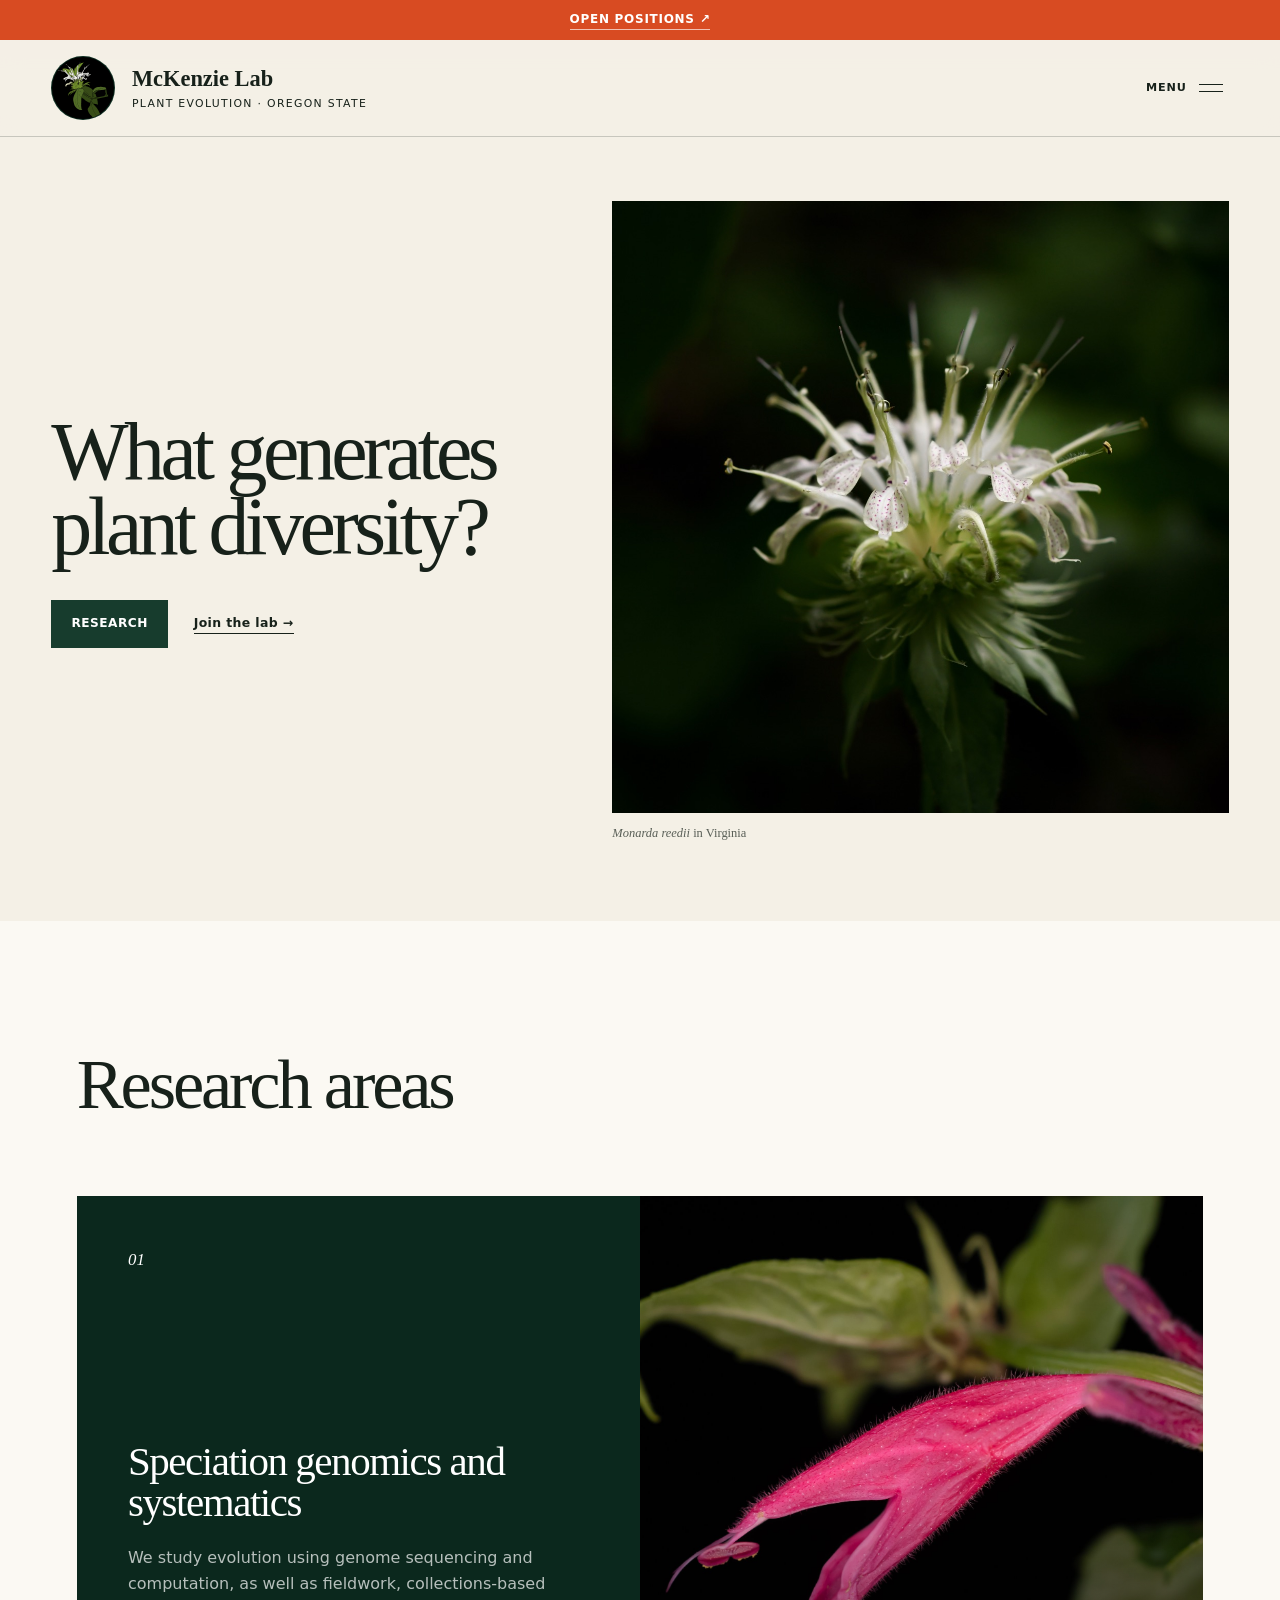
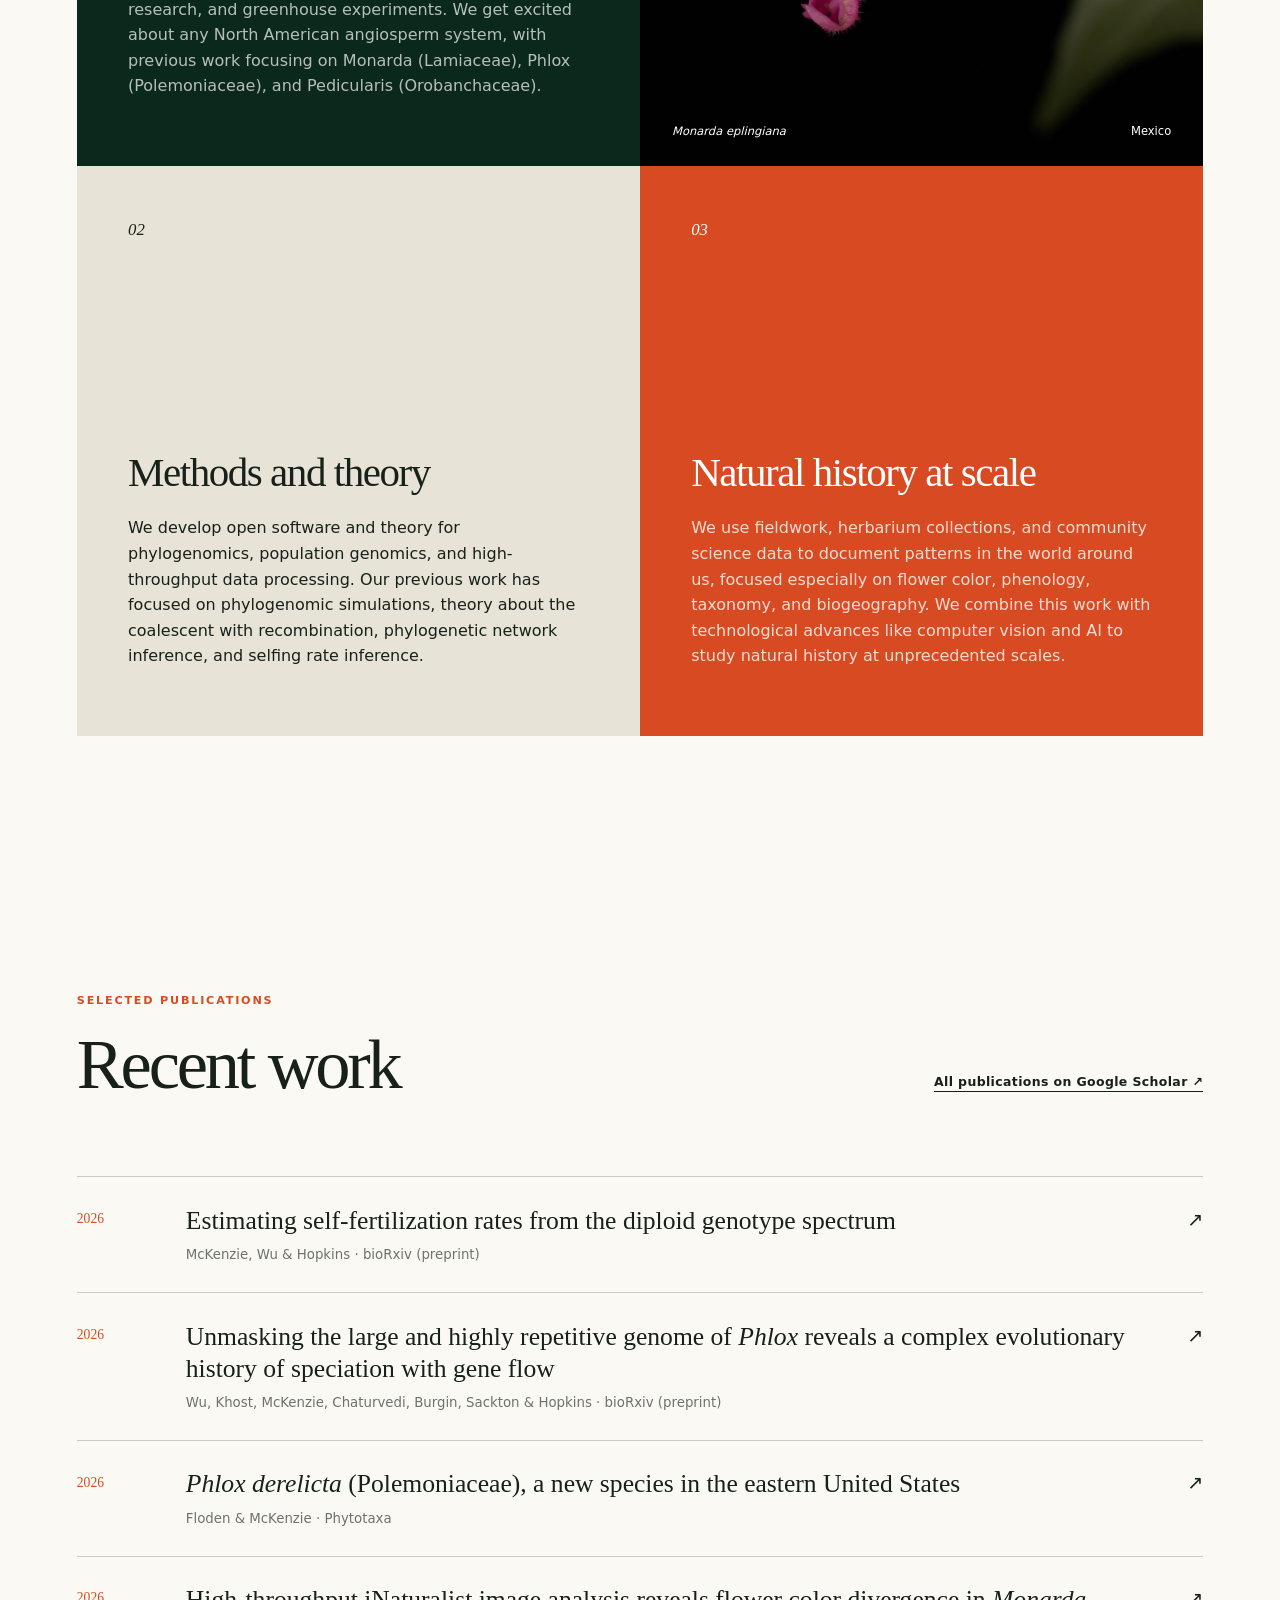
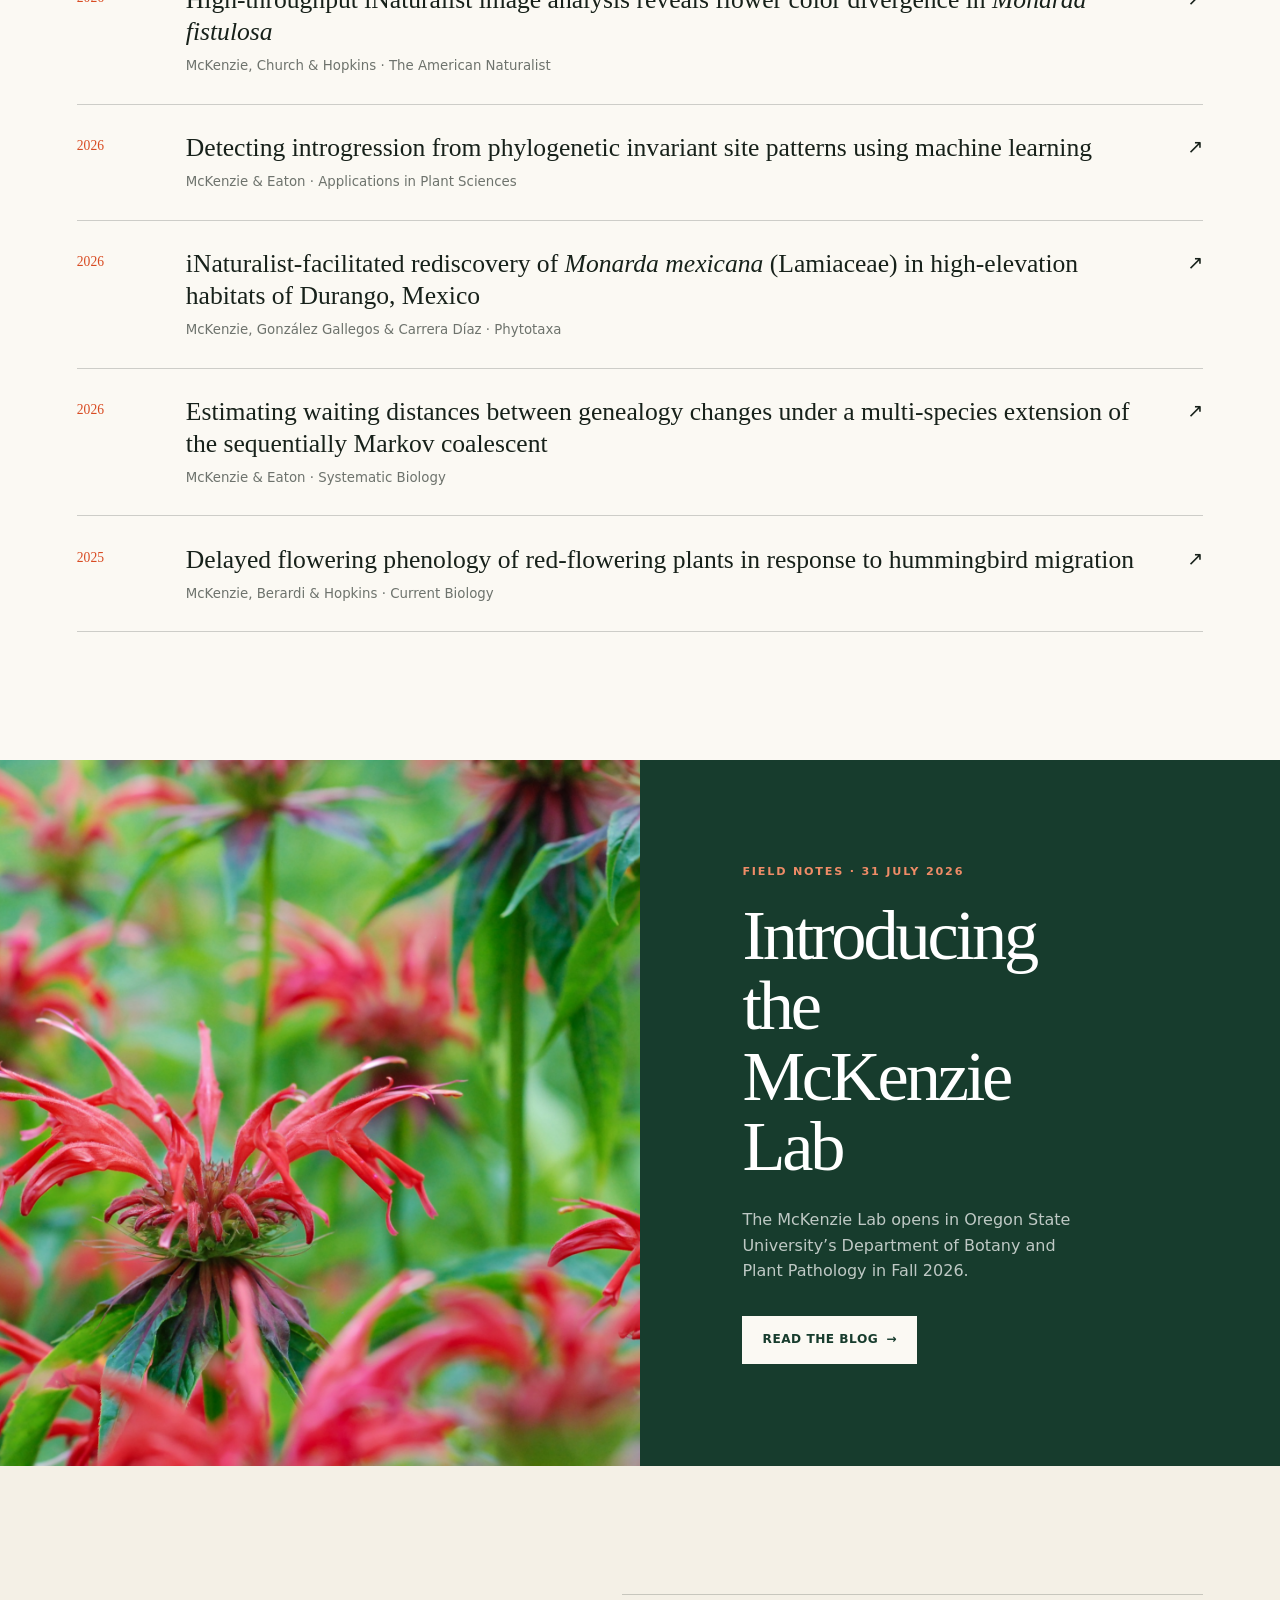
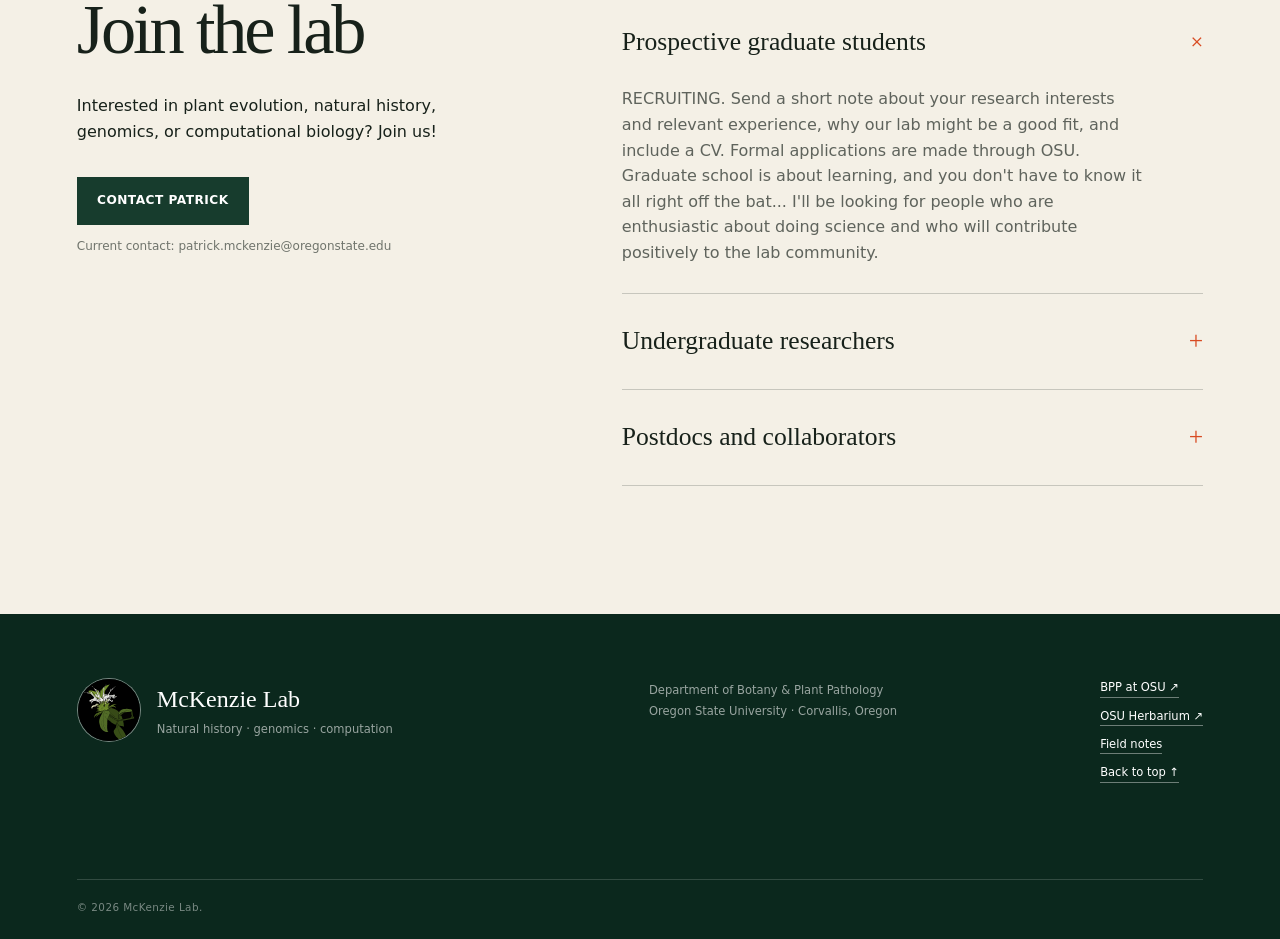
<file: index.html>
<!doctype html>
<html lang="en">
  <head>
    <meta charset="utf-8" />
    <meta name="viewport" content="width=device-width, initial-scale=1" />
    <meta name="theme-color" content="#173c2d" />
    <meta
      name="description"
      content="The McKenzie Lab at Oregon State University studies flowering plant evolution through natural history, genomics, and computation."
    />
    <meta property="og:title" content="The McKenzie Lab at OSU" />
    <meta property="og:type" content="website" />
    <meta property="og:image" content="https://mckenzie-lab.github.io/lab-website/assets/images/mckenzie-lab-logo.jpg" />
    <title>McKenzie Lab | Plant Evolution at Oregon State</title>
    <link rel="icon" type="image/svg+xml" href="assets/images/monarda-brevis-cartoon-favicon.svg?v=7" />
    <link rel="stylesheet" href="styles.css?v=13" />
    <script src="script.js" defer></script>
  </head>
  <body>
    <a class="skip-link" href="#main-content">Skip to content</a>

    <div class="announcement">
      <a href="#join">Open positions <span aria-hidden="true">↗</span></a>
    </div>

    <header class="site-header">
      <a class="wordmark" href="#top" aria-label="McKenzie Lab home">
        <span class="wordmark-mark" aria-hidden="true"><img src="assets/images/monarda-brevis-cartoon-crop.svg?v=5" alt="" /></span>
        <span class="wordmark-text"><strong>McKenzie Lab</strong><small>Plant Evolution · Oregon State</small></span>
      </a>
      <button class="menu-toggle" type="button" aria-expanded="false" aria-controls="site-nav">
        <span class="menu-toggle-label">Menu</span>
        <span class="menu-toggle-lines" aria-hidden="true"><i></i><i></i></span>
      </button>
      <nav class="site-nav" id="site-nav" aria-label="Main navigation">
        <a href="research/">Research</a>
        <a href="people/">People</a>
        <a href="herbarium/">Herbarium</a>
        <a href="inat-project/">iNat Project</a>
        <a href="#publications">Publications</a>
        <a href="blog/">Field notes</a>
        <a class="nav-join" href="#join">Join us</a>
      </nav>
    </header>

    <main id="main-content">
      <section class="hero" id="top" aria-labelledby="hero-title">
        <div class="hero-copy" data-reveal>
          <h1 id="hero-title">What generates plant diversity?</h1>
          <div class="hero-actions">
            <a class="button button-primary" href="research/">Research</a>
            <a class="text-link" href="#join">Join the lab <span aria-hidden="true">→</span></a>
          </div>
        </div>
        <figure class="hero-figure" data-reveal>
          <div class="hero-image-wrap">
            <img
              src="assets/images/monarda-reedii-web.jpg"
              alt="White-flowering Monarda"
              width="1200"
              height="1800"
            />
          </div>
          <figcaption><i>Monarda reedii</i> in Virginia</figcaption>
        </figure>
      </section>

      <section class="research section-pad" id="research" aria-labelledby="research-title">
        <div class="section-heading" data-reveal>
          <div>
            <h2 id="research-title">Research areas</h2>
          </div>
        </div>

        <div class="research-grid">
          <article class="research-card card-dark" data-reveal>
            <span class="card-number">01</span>
            <div>
              <h3>Speciation genomics and systematics</h3>
              <p>
                We study evolution using genome sequencing and computation, as well as fieldwork, 
                collections-based research, and greenhouse experiments.
                We get excited about any North American angiosperm system, with previous work
                focusing on Monarda (Lamiaceae), Phlox (Polemoniaceae), and Pedicularis (Orobanchaceae).
              </p>
            </div>
          </article>

          <article class="research-card card-image" data-reveal>
            <img
              src="assets/images/monarda-eplingiana.jpg"
              alt="Close view of the vivid pink tubular flower of Monarda eplingiana"
              width="2500"
              height="1667"
              loading="lazy"
            />
            <div class="card-image-caption">
              <span><i>Monarda eplingiana</i></span><span>Mexico</span>
            </div>
          </article>

          <article class="research-card card-paper" data-reveal>
            <span class="card-number">02</span>
            <div>
              <h3>Methods and theory</h3>
              <p>
                We develop open software and theory for phylogenomics, population genomics,
                and high-throughput data processing. Our previous work has focused on phylogenomic
                simulations, theory about the coalescent with recombination, phylogenetic network inference,
                and selfing rate inference.
              </p>
            </div>
          </article>

          <article class="research-card card-orange" data-reveal>
            <span class="card-number">03</span>
            <div>
              <h3>Natural history at scale</h3>
              <p>
                We use fieldwork, herbarium collections, and community science data to document patterns in the 
                world around us, focused especially on flower color, phenology, taxonomy, and biogeography. We 
                combine this work with technological advances like computer vision and AI to study natural history
                at unprecedented scales.
              </p>
            </div>
          </article>
        </div>
      </section>

      <section class="publications section-pad" id="publications" aria-labelledby="publications-title">
        <div class="section-heading" data-reveal>
          <div>
            <p class="section-kicker">Selected publications</p>
            <h2 id="publications-title">Recent work</h2>
          </div>
          <a class="text-link" href="https://scholar.google.com/citations?hl=en&user=xCg6H0sAAAAJ&view_op=list_works&sortby=pubdate" target="_blank" rel="noreferrer">All publications on Google Scholar <span aria-hidden="true">↗</span></a>
        </div>
        <div class="publication-list">
          <a class="publication" href="https://www.biorxiv.org/content/10.64898/2026.10.13.751067v1.abstract" target="_blank" rel="noreferrer" data-reveal>
            <span class="pub-year">2026</span>
            <span class="pub-main"><strong>Estimating self-fertilization rates from the diploid genotype spectrum</strong><small>McKenzie, Wu &amp; Hopkins · bioRxiv (preprint)</small></span>
            <span class="pub-arrow" aria-hidden="true">↗</span>
          </a>
          <a class="publication" href="https://www.biorxiv.org/content/10.64898/2026.09.01.748350v1.abstract" target="_blank" rel="noreferrer" data-reveal>
            <span class="pub-year">2026</span>
            <span class="pub-main"><strong>Unmasking the large and highly repetitive genome of <i>Phlox</i> reveals a complex evolutionary history of speciation with gene flow</strong><small>Wu, Khost, McKenzie, Chaturvedi, Burgin, Sackton &amp; Hopkins · bioRxiv (preprint)</small></span>
            <span class="pub-arrow" aria-hidden="true">↗</span>
          </a>
          <a class="publication" href="https://doi.org/10.11646/phytotaxa.765.2.8" target="_blank" rel="noreferrer" data-reveal>
            <span class="pub-year">2026</span>
            <span class="pub-main"><strong><i>Phlox derelicta</i> (Polemoniaceae), a new species in the eastern United States</strong><small>Floden &amp; McKenzie · Phytotaxa</small></span>
            <span class="pub-arrow" aria-hidden="true">↗</span>
          </a>
          <a class="publication" href="https://doi.org/10.1086/739413" target="_blank" rel="noreferrer" data-reveal>
            <span class="pub-year">2026</span>
            <span class="pub-main"><strong>High-throughput iNaturalist image analysis reveals flower color divergence in <i>Monarda fistulosa</i></strong><small>McKenzie, Church &amp; Hopkins · The American Naturalist</small></span>
            <span class="pub-arrow" aria-hidden="true">↗</span>
          </a>
          <a class="publication" href="https://doi.org/10.1002/aps3.70061" target="_blank" rel="noreferrer" data-reveal>
            <span class="pub-year">2026</span>
            <span class="pub-main"><strong>Detecting introgression from phylogenetic invariant site patterns using machine learning</strong><small>McKenzie &amp; Eaton · Applications in Plant Sciences</small></span>
            <span class="pub-arrow" aria-hidden="true">↗</span>
          </a>
          <a class="publication" href="https://doi.org/10.11646/phytotaxa.744.2.5" target="_blank" rel="noreferrer" data-reveal>
            <span class="pub-year">2026</span>
            <span class="pub-main"><strong>iNaturalist-facilitated rediscovery of <i>Monarda mexicana</i> (Lamiaceae) in high-elevation habitats of Durango, Mexico</strong><small>McKenzie, González Gallegos &amp; Carrera Díaz · Phytotaxa</small></span>
            <span class="pub-arrow" aria-hidden="true">↗</span>
          </a>
          <a class="publication" href="https://doi.org/10.1093/sysbio/syaf059" target="_blank" rel="noreferrer" data-reveal>
            <span class="pub-year">2026</span>
            <span class="pub-main"><strong>Estimating waiting distances between genealogy changes under a multi-species extension of the sequentially Markov coalescent</strong><small>McKenzie &amp; Eaton · Systematic Biology</small></span>
            <span class="pub-arrow" aria-hidden="true">↗</span>
          </a>
          <a class="publication" href="https://doi.org/10.1016/j.cub.2025.03.035" target="_blank" rel="noreferrer" data-reveal>
            <span class="pub-year">2025</span>
            <span class="pub-main"><strong>Delayed flowering phenology of red-flowering plants in response to hummingbird migration</strong><small>McKenzie, Berardi &amp; Hopkins · Current Biology</small></span>
            <span class="pub-arrow" aria-hidden="true">↗</span>
          </a>
        </div>
      </section>

      <section class="notes section-pad" aria-labelledby="notes-title">
        <div class="notes-image" data-reveal>
          <img src="assets/images/monarda-didyma-web.jpg" alt="Red flowers of Monarda didyma" width="2400" height="1606" loading="lazy" />
        </div>
        <div class="notes-copy" data-reveal>
          <p class="section-kicker">Field notes · 31 July 2026</p>
          <h2 id="notes-title">Introducing the McKenzie Lab</h2>
          <p>
            The McKenzie Lab opens in Oregon State University’s Department of Botany and Plant
            Pathology in Fall 2026.
          </p>
          <a class="button button-light" href="blog/introducing-the-mckenzie-lab/">Read the blog <span aria-hidden="true">→</span></a>
        </div>
      </section>

      <section class="join section-pad" id="join" aria-labelledby="join-title">
        <div class="join-intro" data-reveal>
          <h2 id="join-title">Join the lab</h2>
          <p>
            Interested in plant evolution, natural history,
            genomics, or computational biology? Join us!
          </p>
          <a class="button button-primary" href="mailto:patrick.mckenzie@oregonstate.edu?subject=Interest%20in%20the%20McKenzie%20Lab">Contact Patrick</a>
          <p class="email-note">Current contact: patrick.mckenzie@oregonstate.edu</p>
        </div>
        <div class="join-options" data-reveal>
          <details open>
            <summary><span>Prospective graduate students</span><span aria-hidden="true">+</span></summary>
            <p>
              RECRUITING. Send a short note about your research interests and relevant experience, why our
              lab might be a good fit, and include a CV. Formal applications are made through OSU.
              Graduate school is about learning, and you don't have to know it all right off the bat... I'll
              be looking for people who are enthusiastic about doing science and who will contribute
              positively to the lab community.
            </p>
          </details>
          <details>
            <summary><span>Undergraduate researchers</span><span aria-hidden="true">+</span></summary>
            <p>
              RECRUITING. OSU undergraduates can send a short note describing their interests, availability,
              and relevant coursework or experience. I'm excited to bring undergraduates into the
              lab and can work with you to scope your project appropriately based on your goals.
            </p>
          </details>
          <details>
            <summary><span>Postdocs and collaborators</span><span aria-hidden="true">+</span></summary>
            <p>
              No current funded opportunities, unfortunately, but stay tuned.
              In the meantime, please contact Patrick to discuss collaborations or independently funded postdoctoral
              proposals related to the lab’s research.
            </p>
          </details>
        </div>
      </section>
    </main>

    <footer class="site-footer">
      <div class="footer-brand">
        <span class="wordmark-mark" aria-hidden="true"><img src="assets/images/monarda-brevis-cartoon-crop.svg?v=5" alt="" /></span>
        <div><strong>McKenzie Lab</strong><p>Natural history · genomics · computation</p></div>
      </div>
      <div class="footer-location">
        <p>Department of Botany &amp; Plant Pathology</p>
        <p>Oregon State University · Corvallis, Oregon</p>
      </div>
      <div class="footer-links">
        <a href="https://bpp.oregonstate.edu/" target="_blank" rel="noreferrer">BPP at OSU ↗</a>
        <a href="https://bpp.oregonstate.edu/herbarium" target="_blank" rel="noreferrer">OSU Herbarium ↗</a>
        <a href="blog/">Field notes</a>
        <a href="#top">Back to top ↑</a>
      </div>
      <p class="footer-bottom">© <span data-year>2026</span> McKenzie Lab.</p>
    </footer>
  </body>
</html>
</file>
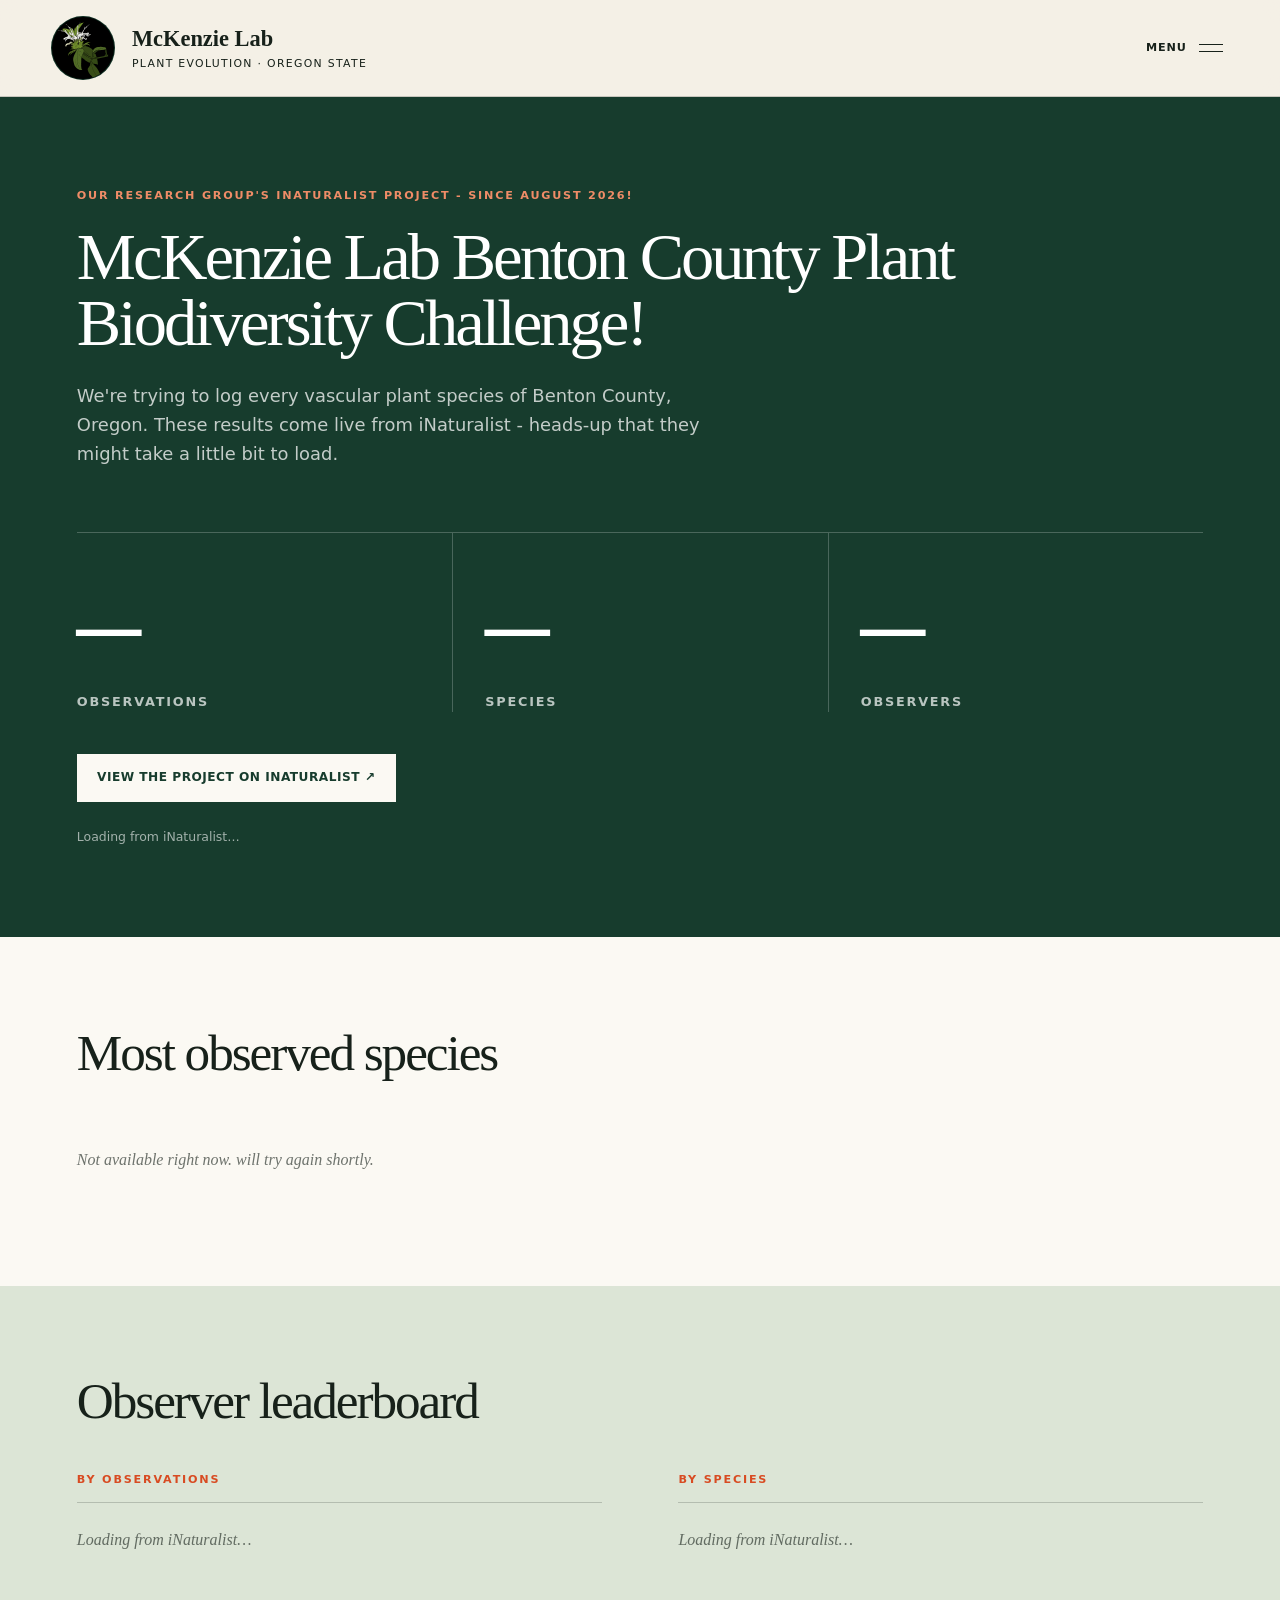
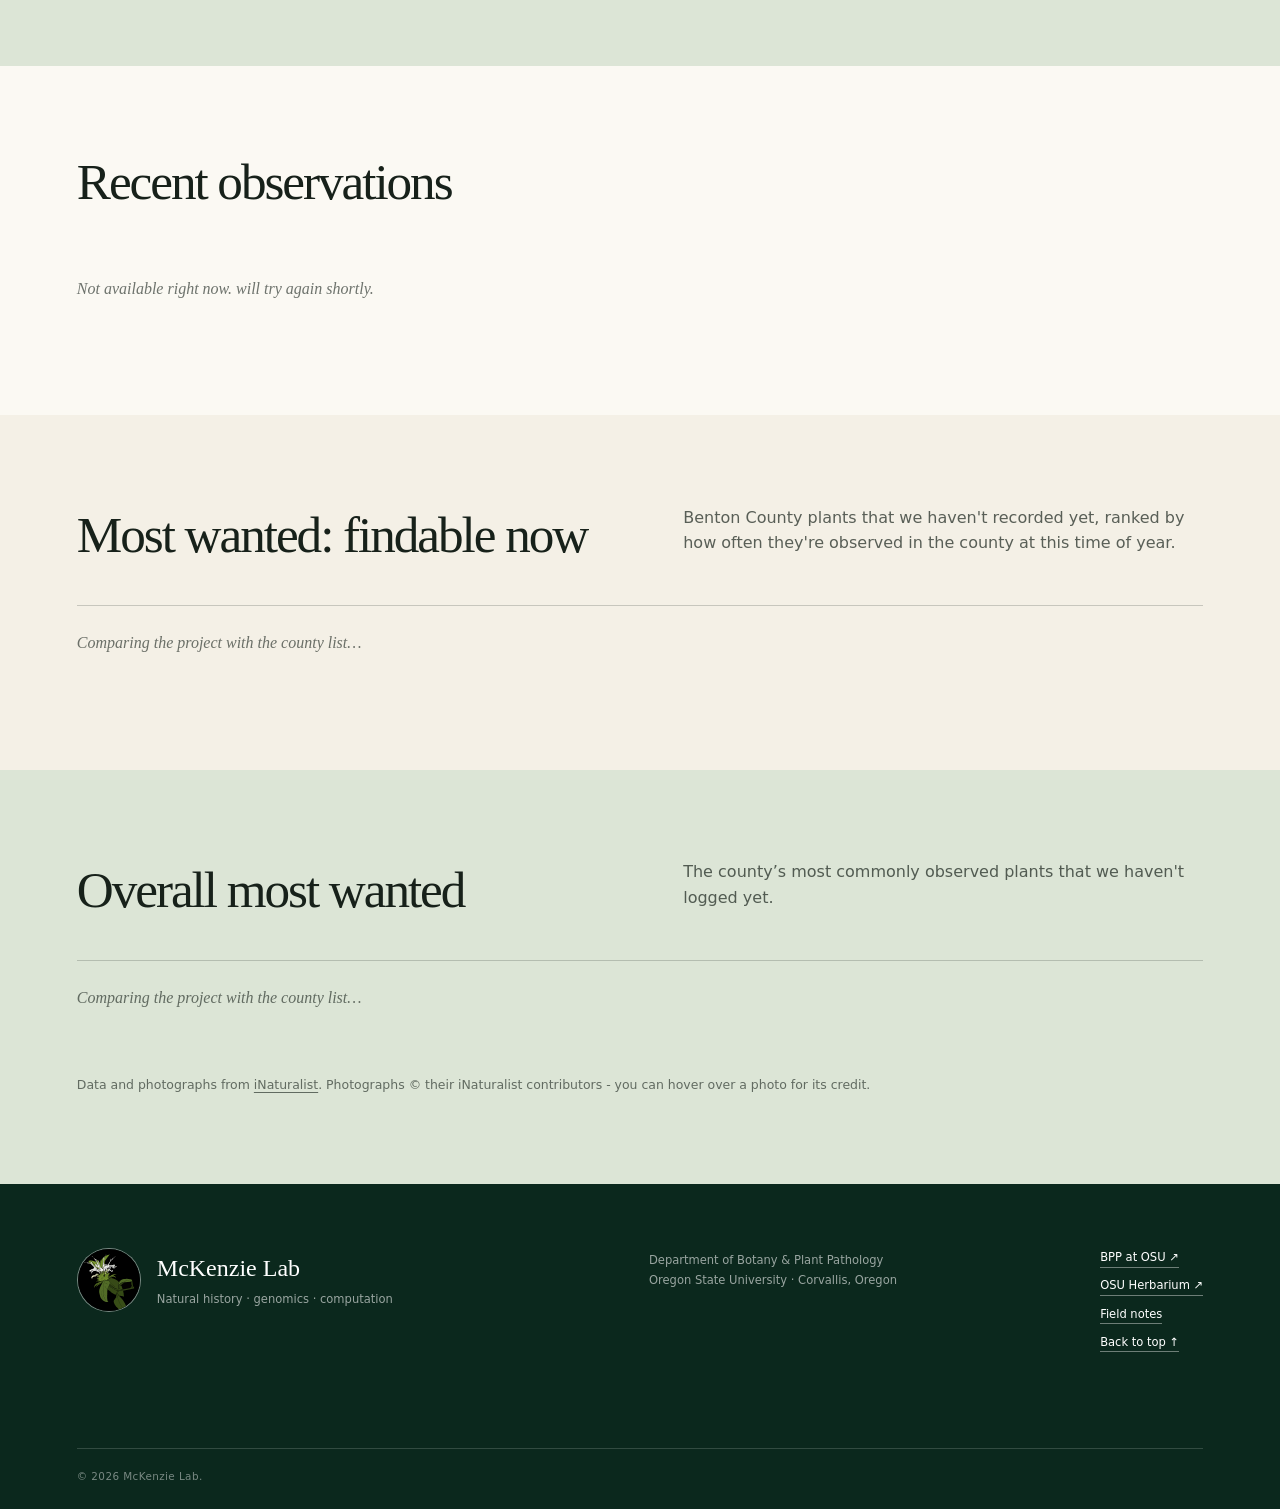
<file: biodiversity-challenge/index.html>
<!doctype html>
<html lang="en">
  <head>
    <meta charset="utf-8" />
    <meta name="viewport" content="width=device-width, initial-scale=1" />
    <meta name="theme-color" content="#173c2d" />
    <meta name="description" content="Live results from the McKenzie Lab Benton County Plant Biodiversity Challenge on iNaturalist." />
    <meta property="og:title" content="Biodiversity Challenge | McKenzie Lab" />
    <meta property="og:description" content="Live results from the McKenzie Lab Benton County Plant Biodiversity Challenge on iNaturalist." />
    <meta property="og:type" content="website" />
    <title>Biodiversity Challenge | McKenzie Lab</title>
    <link rel="icon" type="image/svg+xml" href="../assets/images/monarda-brevis-cartoon-favicon.svg?v=7" />
    <link rel="stylesheet" href="../styles.css?v=12" />
    <link rel="stylesheet" href="challenge.css?v=2" />
    <script src="../script.js" defer></script>
    <script src="challenge.js?v=5" defer></script>
  </head>
  <body>
    <a class="skip-link" href="#main-content">Skip to content</a>
    <header class="site-header">
      <a class="wordmark" href="../" aria-label="McKenzie Lab home"><span class="wordmark-mark" aria-hidden="true"><img src="../assets/images/monarda-brevis-cartoon-crop.svg?v=5" alt="" /></span><span class="wordmark-text"><strong>McKenzie Lab</strong><small>Plant Evolution · Oregon State</small></span></a>
      <button class="menu-toggle" type="button" aria-expanded="false" aria-controls="site-nav"><span class="menu-toggle-label">Menu</span><span class="menu-toggle-lines" aria-hidden="true"><i></i><i></i></span></button>
      <nav class="site-nav" id="site-nav" aria-label="Main navigation">
        <a href="../research/">Research</a><a href="../people/">People</a><a href="../herbarium/">Herbarium</a><a href="./" aria-current="page">iNat Project</a><a href="../index.html#publications">Publications</a><a href="../blog/">Field notes</a><a class="nav-join" href="../index.html#join">Join us</a>
      </nav>
    </header>

    <main id="main-content">
      <section class="bc-panel bc-hero" aria-labelledby="bc-title">
        <div class="bc-inner">
          <p class="section-kicker">Our research group's iNaturalist project - since August 2026!</p>
          <h1 id="bc-title">McKenzie Lab Benton County Plant Biodiversity Challenge!</h1>
          <p class="bc-lede">We're trying to log every vascular plant species of Benton County, Oregon. These results come live from iNaturalist - heads-up that they might take a little bit to load.</p>
          <dl class="bc-stats" aria-live="polite">
            <div><dd id="bc-stat-observations">–</dd><dt>Observations</dt></div>
            <div><dd id="bc-stat-species">–</dd><dt>Species</dt></div>
            <div><dd id="bc-stat-observers">–</dd><dt>Observers</dt></div>
          </dl>
          <div class="bc-actions">
            <a class="button button-light" href="https://www.inaturalist.org/projects/mckenzie-lab-benton-county-plant-biodiversity-challenge" target="_blank" rel="noreferrer">View the project on iNaturalist ↗</a>
          </div>
          <p class="bc-updated" id="bc-updated" role="status">Loading from iNaturalist…</p>
        </div>
      </section>

      <section class="bc-panel bc-section bc-bright" aria-labelledby="bc-top-title">
        <div class="bc-inner">
          <div class="bc-heading"><h2 id="bc-top-title">Most observed species</h2></div>
          <ul class="bc-cards" id="bc-top"><li class="bc-status">Loading from iNaturalist…</li></ul>
        </div>
      </section>

      <section class="bc-panel bc-section bc-sage" aria-labelledby="bc-leaders-title">
        <div class="bc-inner">
          <div class="bc-heading"><h2 id="bc-leaders-title">Observer leaderboard</h2></div>
          <div class="bc-leaders">
            <div><h3>By observations</h3><ol class="bc-board" id="bc-board-observations"><li class="bc-status">Loading from iNaturalist…</li></ol></div>
            <div><h3>By species</h3><ol class="bc-board" id="bc-board-species"><li class="bc-status">Loading from iNaturalist…</li></ol></div>
          </div>
        </div>
      </section>

      <section class="bc-panel bc-section bc-bright" aria-labelledby="bc-recent-title">
        <div class="bc-inner">
          <div class="bc-heading"><h2 id="bc-recent-title">Recent observations</h2></div>
          <ul class="bc-cards bc-cards-recent" id="bc-recent"><li class="bc-status">Loading from iNaturalist…</li></ul>
        </div>
      </section>

      <section class="bc-panel bc-section bc-paper" aria-labelledby="bc-wanted-now-title">
        <div class="bc-inner">
          <div class="bc-heading"><h2 id="bc-wanted-now-title">Most wanted: findable now</h2><p id="bc-wanted-now-note">Benton County plants that we haven't recorded yet, ranked by how often they're observed in the county at this time of year.</p></div>
          <ol class="bc-wanted" id="bc-wanted-now"><li class="bc-status">Comparing the project with the county list…</li></ol>
        </div>
      </section>

      <section class="bc-panel bc-section bc-sage" aria-labelledby="bc-wanted-all-title">
        <div class="bc-inner">
          <div class="bc-heading"><h2 id="bc-wanted-all-title">Overall most wanted</h2><p id="bc-wanted-all-note">The county’s most commonly observed plants that we haven't logged yet.</p></div>
          <ol class="bc-wanted" id="bc-wanted-all"><li class="bc-status">Comparing the project with the county list…</li></ol>
          <p class="bc-credit">Data and photographs from <a href="https://www.inaturalist.org/" target="_blank" rel="noreferrer">iNaturalist</a>. Photographs © their iNaturalist contributors - you can hover over a photo for its credit.</p>
        </div>
      </section>

    </main>

    <footer class="site-footer">
      <div class="footer-brand"><span class="wordmark-mark" aria-hidden="true"><img src="../assets/images/monarda-brevis-cartoon-crop.svg?v=5" alt="" /></span><div><strong>McKenzie Lab</strong><p>Natural history · genomics · computation</p></div></div>
      <div class="footer-location"><p>Department of Botany &amp; Plant Pathology</p><p>Oregon State University · Corvallis, Oregon</p></div>
      <div class="footer-links"><a href="https://bpp.oregonstate.edu/" target="_blank" rel="noreferrer">BPP at OSU ↗</a><a href="https://bpp.oregonstate.edu/herbarium" target="_blank" rel="noreferrer">OSU Herbarium ↗</a><a href="../blog/">Field notes</a><a href="#main-content">Back to top ↑</a></div>
      <p class="footer-bottom">© <span data-year>2026</span> McKenzie Lab.</p>
    </footer>
  </body>
</html>
</file>
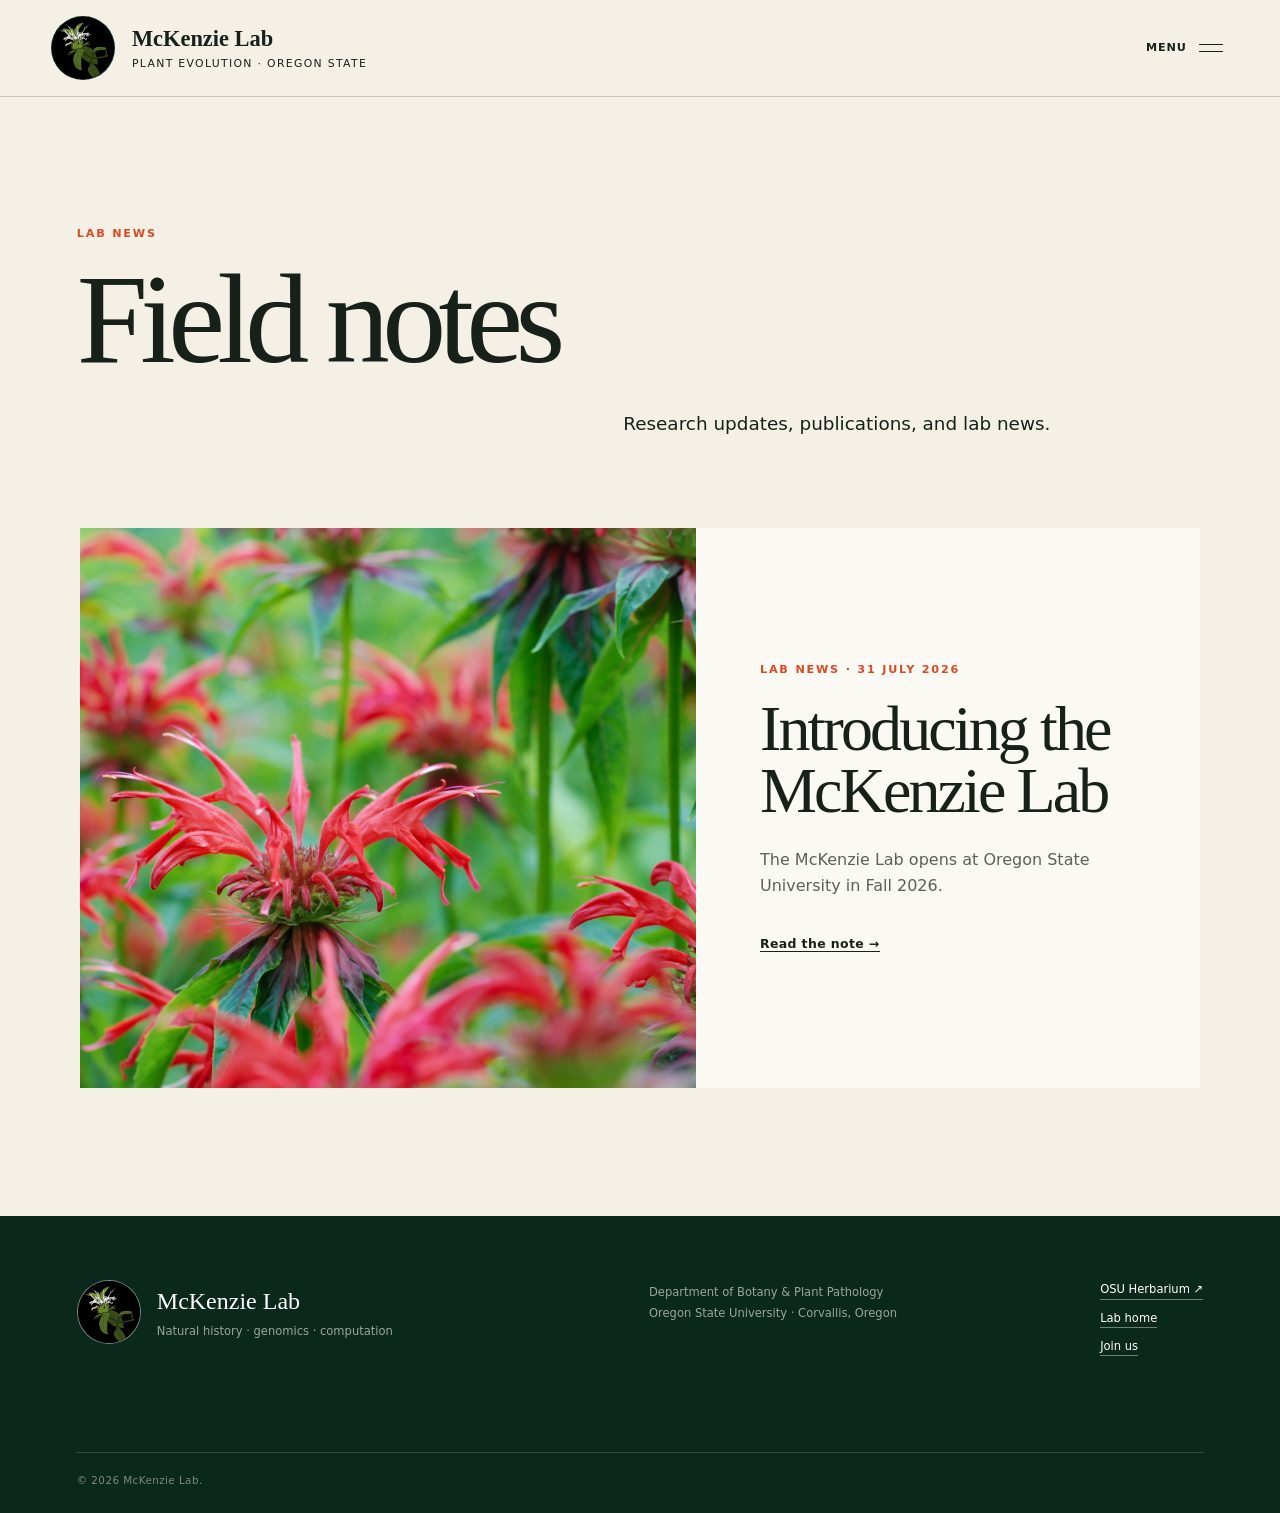
<file: blog/index.html>
<!doctype html>
<html lang="en">
  <head>
    <meta charset="utf-8" />
    <meta name="viewport" content="width=device-width, initial-scale=1" />
    <meta name="theme-color" content="#173c2d" />
    <meta name="description" content="News, field notes, and lab updates from the McKenzie Lab at Oregon State University." />
    <meta property="og:title" content="Field Notes | McKenzie Lab" />
    <meta property="og:description" content="News, field notes, and lab updates from the McKenzie Lab at Oregon State University." />
    <meta property="og:type" content="website" />
    <meta property="og:image" content="https://mckenzie-lab.github.io/lab-website/assets/images/monarda-didyma-web.jpg" />
    <title>Field Notes | McKenzie Lab</title>
    <link rel="icon" type="image/svg+xml" href="../assets/images/monarda-brevis-cartoon-favicon.svg?v=7" />
    <link rel="stylesheet" href="../styles.css?v=13" />
    <link rel="stylesheet" href="blog.css?v=2" />
    <script src="../script.js" defer></script>
  </head>
  <body>
    <a class="skip-link" href="#main-content">Skip to content</a>
    <header class="site-header">
      <a class="wordmark" href="../index.html" aria-label="McKenzie Lab home">
        <span class="wordmark-mark" aria-hidden="true"><img src="../assets/images/monarda-brevis-cartoon-crop.svg?v=5" alt="" /></span>
        <span class="wordmark-text"><strong>McKenzie Lab</strong><small>Plant Evolution · Oregon State</small></span>
      </a>
      <button class="menu-toggle" type="button" aria-expanded="false" aria-controls="site-nav">
        <span class="menu-toggle-label">Menu</span><span class="menu-toggle-lines" aria-hidden="true"><i></i><i></i></span>
      </button>
      <nav class="site-nav" id="site-nav" aria-label="Main navigation">
        <a href="../research/">Research</a><a href="../people/">People</a><a href="../herbarium/">Herbarium</a><a href="../inat-project/">iNat Project</a><a href="../index.html#publications">Publications</a><a href="./" aria-current="page">Field notes</a><a class="nav-join" href="../index.html#join">Join us</a>
      </nav>
    </header>
    <main id="main-content">
      <section class="blog-masthead section-pad">
        <p class="section-kicker">Lab news</p>
        <h1>Field notes</h1>
        <p>Research updates, publications, and lab news.</p>
      </section>
      <section class="post-index section-pad" aria-label="Posts">
        <article class="post-card" data-reveal>
          <a class="post-card-image" href="introducing-the-mckenzie-lab/">
            <img src="../assets/images/monarda-didyma-web.jpg" alt="Red Monarda flowers" width="2400" height="1606" />
          </a>
          <div class="post-card-copy">
            <p class="section-kicker">Lab news · 31 July 2026</p>
            <h2><a href="introducing-the-mckenzie-lab/">Introducing the McKenzie Lab</a></h2>
            <p>The McKenzie Lab opens at Oregon State University in Fall 2026.</p>
            <a class="text-link" href="introducing-the-mckenzie-lab/">Read the note <span aria-hidden="true">→</span></a>
          </div>
        </article>
      </section>
    </main>
    <footer class="site-footer">
      <div class="footer-brand"><span class="wordmark-mark" aria-hidden="true"><img src="../assets/images/monarda-brevis-cartoon-crop.svg?v=5" alt="" /></span><div><strong>McKenzie Lab</strong><p>Natural history · genomics · computation</p></div></div>
      <div class="footer-location"><p>Department of Botany &amp; Plant Pathology</p><p>Oregon State University · Corvallis, Oregon</p></div>
      <div class="footer-links"><a href="https://bpp.oregonstate.edu/herbarium" target="_blank" rel="noreferrer">OSU Herbarium ↗</a><a href="../index.html">Lab home</a><a href="../index.html#join">Join us</a></div>
      <p class="footer-bottom">© <span data-year>2026</span> McKenzie Lab.</p>
    </footer>
  </body>
</html>
</file>
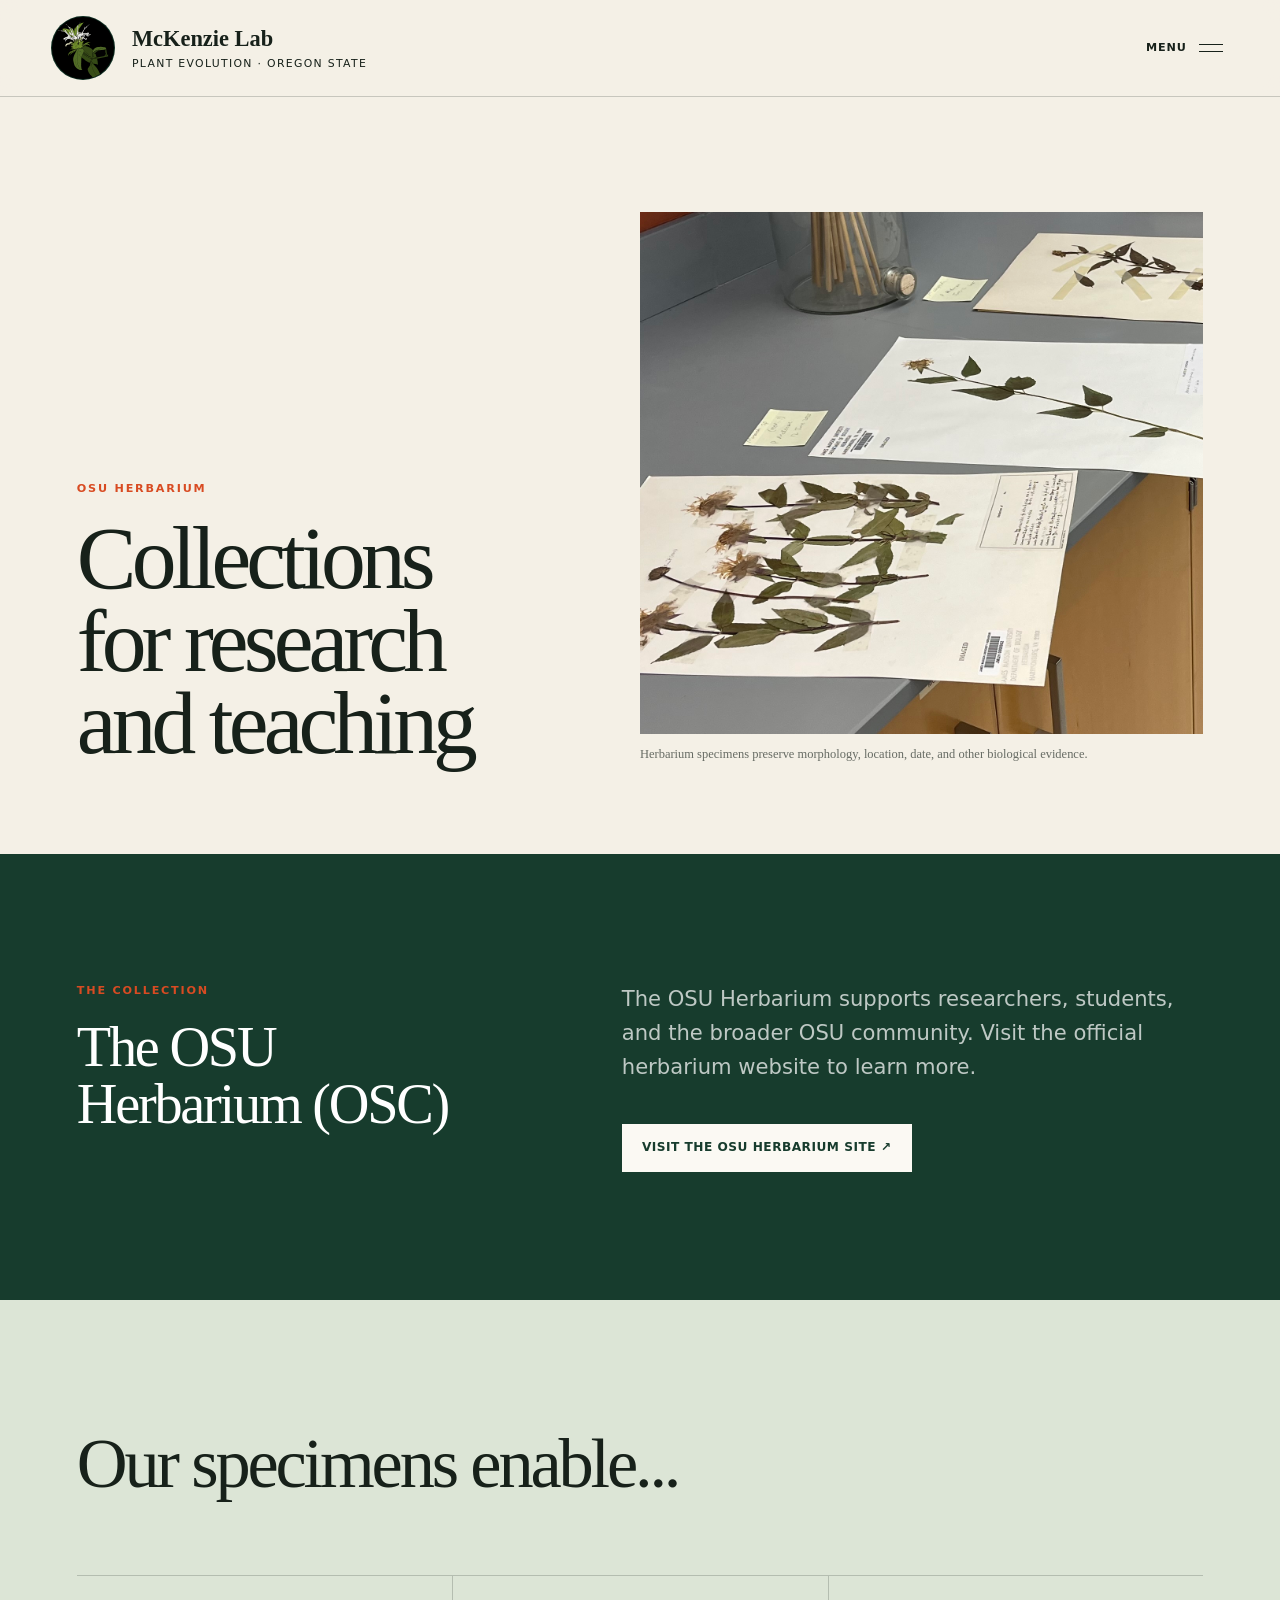
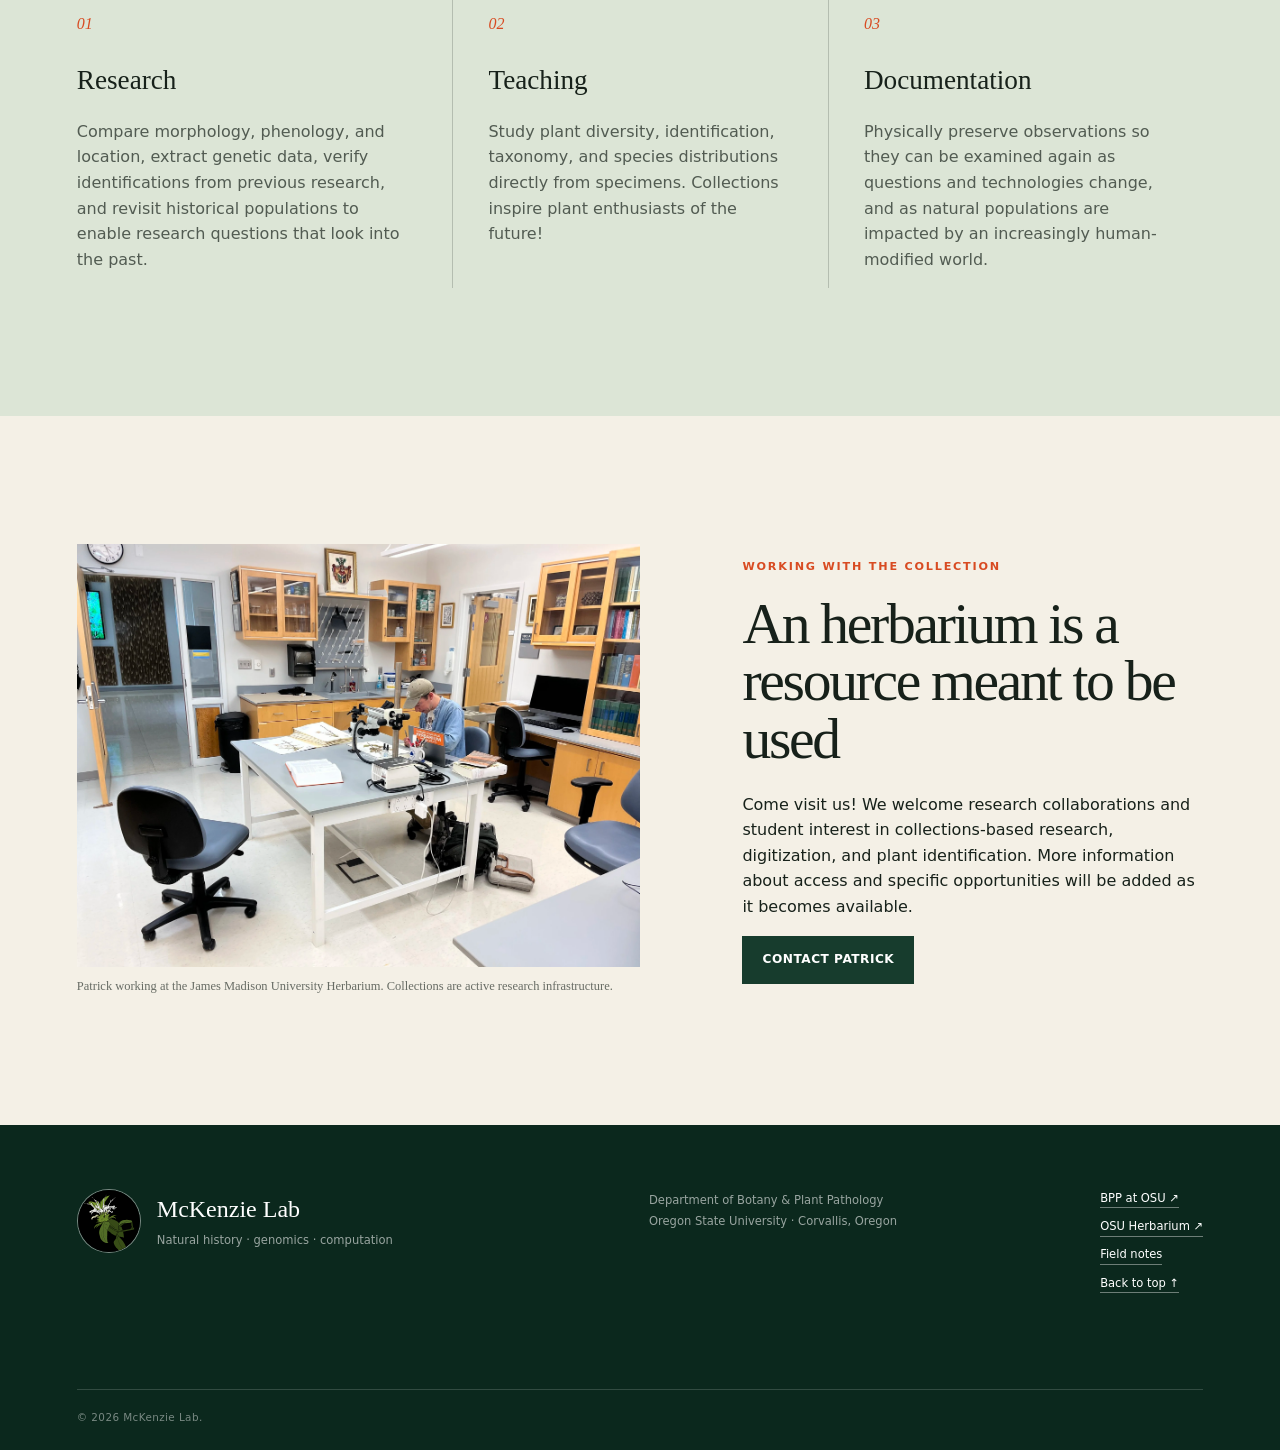
<file: herbarium/index.html>
<!doctype html>
<html lang="en">
  <head>
    <meta charset="utf-8" />
    <meta name="viewport" content="width=device-width, initial-scale=1" />
    <meta name="theme-color" content="#173c2d" />
    <meta name="description" content="The Oregon State University Herbarium and its connection to the McKenzie Lab." />
    <title>Herbarium | McKenzie Lab</title>
    <link rel="icon" type="image/svg+xml" href="../assets/images/monarda-brevis-cartoon-favicon.svg?v=7" />
    <link rel="stylesheet" href="../styles.css?v=13" />
    <script src="../script.js" defer></script>
  </head>
  <body>
    <a class="skip-link" href="#main-content">Skip to content</a>
    <header class="site-header">
      <a class="wordmark" href="../" aria-label="McKenzie Lab home"><span class="wordmark-mark" aria-hidden="true"><img src="../assets/images/monarda-brevis-cartoon-crop.svg?v=5" alt="" /></span><span class="wordmark-text"><strong>McKenzie Lab</strong><small>Plant Evolution · Oregon State</small></span></a>
      <button class="menu-toggle" type="button" aria-expanded="false" aria-controls="site-nav"><span class="menu-toggle-label">Menu</span><span class="menu-toggle-lines" aria-hidden="true"><i></i><i></i></span></button>
      <nav class="site-nav" id="site-nav" aria-label="Main navigation">
        <a href="../research/">Research</a><a href="../people/">People</a><a href="./" aria-current="page">Herbarium</a><a href="../inat-project/">iNat Project</a><a href="../index.html#publications">Publications</a><a href="../blog/">Field notes</a><a class="nav-join" href="../index.html#join">Join us</a>
      </nav>
    </header>

    <main id="main-content">
      <section class="interior-hero" aria-labelledby="herbarium-title">
        <div class="interior-hero-copy" data-reveal>
          <p class="section-kicker">OSU Herbarium</p>
          <h1 id="herbarium-title">Collections for research and teaching</h1>
        </div>
        <figure data-reveal>
          <img src="../assets/images/specimens.jpg" alt="Pressed Monarda specimens arranged for comparison" />
          <figcaption>Herbarium specimens preserve morphology, location, date, and other biological evidence.</figcaption>
        </figure>
      </section>

      <section class="herbarium-intro section-pad">
        <div class="collection-inner">
          <div><p class="section-kicker">The collection</p><h2>The OSU Herbarium (OSC)</h2></div>
          <div class="collection-copy">
            <p>The OSU Herbarium supports researchers, students, and the broader OSU community. Visit the official herbarium website to learn more.</p>
            <a class="button button-light" href="https://bpp.oregonstate.edu/herbarium" target="_blank" rel="noreferrer">Visit the OSU Herbarium site ↗</a>
          </div>
        </div>
      </section>

      <section class="herbarium-uses section-pad" aria-labelledby="uses-title">
        <div class="section-heading" data-reveal><div><h2 id="uses-title">Our specimens enable...</h2></div></div>
        <div class="use-grid">
          <article data-reveal><span>01</span><h3>Research</h3><p>Compare morphology, phenology, and location, extract genetic data, verify identifications from previous research, and revisit historical populations to enable research questions that look into the past.</p></article>
          <article data-reveal><span>02</span><h3>Teaching</h3><p>Study plant diversity, identification, taxonomy, and species distributions directly from specimens. Collections inspire plant enthusiasts of the future!</p></article>
          <article data-reveal><span>03</span><h3>Documentation</h3><p>Physically preserve observations so they can be examined again as questions and technologies change, and as natural populations are impacted by an increasingly human-modified world.</p></article>
        </div>
      </section>

      <section class="section-pad">
        <div class="herbarium-note">
          <figure class="feature-image" data-reveal><img src="../assets/images/patrick-in-jmu-herbarium.jpg" alt="Patrick McKenzie working with cabinets in an herbarium" /><figcaption>Patrick working at the James Madison University Herbarium. Collections are active research infrastructure.</figcaption></figure>
          <div data-reveal><p class="section-kicker">Working with the collection</p><h2>An herbarium is a resource meant to be used</h2><p>Come visit us! We welcome research collaborations and student interest in collections-based research, digitization, and plant identification. More information about access and specific opportunities will be added as it becomes available.</p><a class="button button-primary" href="mailto:patrick.mckenzie@oregonstate.edu?subject=OSU%20Herbarium">Contact Patrick</a></div>
        </div>
      </section>
    </main>

    <footer class="site-footer">
      <div class="footer-brand"><span class="wordmark-mark" aria-hidden="true"><img src="../assets/images/monarda-brevis-cartoon-crop.svg?v=5" alt="" /></span><div><strong>McKenzie Lab</strong><p>Natural history · genomics · computation</p></div></div>
      <div class="footer-location"><p>Department of Botany &amp; Plant Pathology</p><p>Oregon State University · Corvallis, Oregon</p></div>
      <div class="footer-links"><a href="https://bpp.oregonstate.edu/" target="_blank" rel="noreferrer">BPP at OSU ↗</a><a href="https://bpp.oregonstate.edu/herbarium" target="_blank" rel="noreferrer">OSU Herbarium ↗</a><a href="../blog/">Field notes</a><a href="#main-content">Back to top ↑</a></div>
      <p class="footer-bottom">© <span data-year>2026</span> McKenzie Lab.</p>
    </footer>
  </body>
</html>
</file>
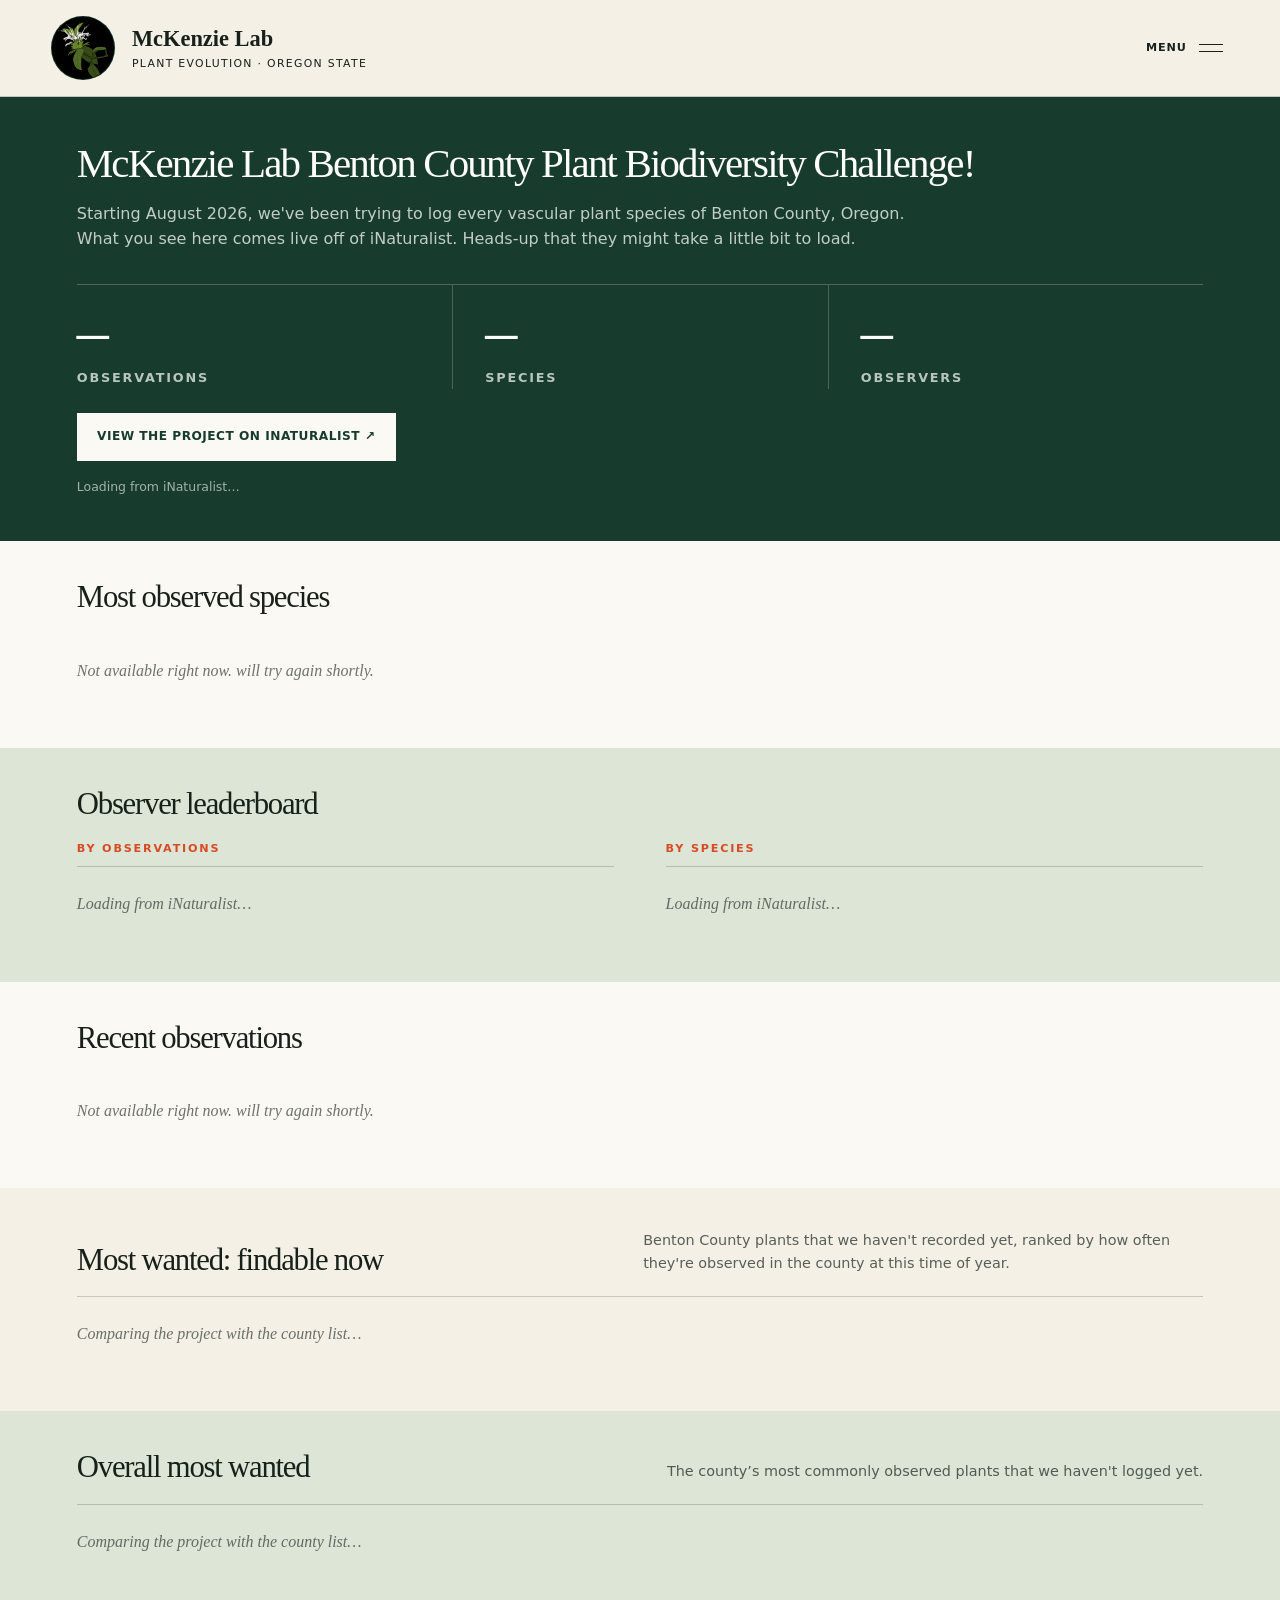
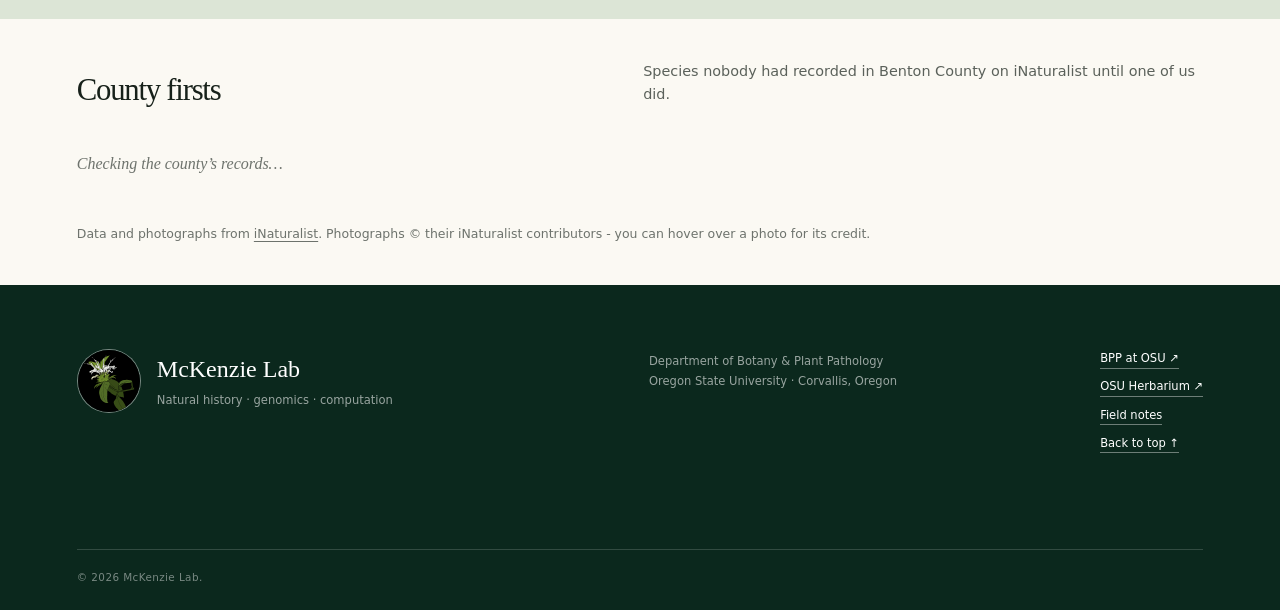
<file: inat-project/index.html>
<!doctype html>
<!-- Compact layout: delete class="bc-compact" on the next line to go back to the roomier original. -->
<html lang="en" class="bc-compact">
  <head>
    <meta charset="utf-8" />
    <meta name="viewport" content="width=device-width, initial-scale=1" />
    <meta name="theme-color" content="#173c2d" />
    <meta name="description" content="Live results from the McKenzie Lab Benton County Plant Biodiversity Challenge on iNaturalist." />
    <meta property="og:title" content="Biodiversity Challenge | McKenzie Lab" />
    <meta property="og:description" content="Live results from the McKenzie Lab Benton County Plant Biodiversity Challenge on iNaturalist." />
    <meta property="og:type" content="website" />
    <title>Biodiversity Challenge | McKenzie Lab</title>
    <link rel="icon" type="image/svg+xml" href="../assets/images/monarda-brevis-cartoon-favicon.svg?v=7" />
    <link rel="stylesheet" href="../styles.css?v=13" />
    <link rel="stylesheet" href="challenge.css?v=7" />
    <script src="../script.js" defer></script>
    <script src="challenge.js?v=8" defer></script>
  </head>
  <body>
    <a class="skip-link" href="#main-content">Skip to content</a>
    <header class="site-header">
      <a class="wordmark" href="../" aria-label="McKenzie Lab home"><span class="wordmark-mark" aria-hidden="true"><img src="../assets/images/monarda-brevis-cartoon-crop.svg?v=5" alt="" /></span><span class="wordmark-text"><strong>McKenzie Lab</strong><small>Plant Evolution · Oregon State</small></span></a>
      <button class="menu-toggle" type="button" aria-expanded="false" aria-controls="site-nav"><span class="menu-toggle-label">Menu</span><span class="menu-toggle-lines" aria-hidden="true"><i></i><i></i></span></button>
      <nav class="site-nav" id="site-nav" aria-label="Main navigation">
        <a href="../research/">Research</a><a href="../people/">People</a><a href="../herbarium/">Herbarium</a><a href="./" aria-current="page">iNat Project</a><a href="../index.html#publications">Publications</a><a href="../blog/">Field notes</a><a class="nav-join" href="../index.html#join">Join us</a>
      </nav>
    </header>

    <main id="main-content">
      <section class="bc-panel bc-hero" aria-labelledby="bc-title">
        <div class="bc-inner">
          <h1 id="bc-title">McKenzie Lab Benton County Plant Biodiversity Challenge!</h1>
          <p class="bc-lede">Starting August 2026, we've been trying to log every vascular plant species of Benton County, Oregon. What you see here comes live off of iNaturalist. Heads-up that they might take a little bit to load.</p>
          <dl class="bc-stats" aria-live="polite">
            <div><dd id="bc-stat-observations">–</dd><dt>Observations</dt></div>
            <div><dd id="bc-stat-species">–</dd><dt>Species</dt></div>
            <div><dd id="bc-stat-observers">–</dd><dt>Observers</dt></div>
          </dl>
          <div class="bc-actions">
            <a class="button button-light" href="https://www.inaturalist.org/projects/mckenzie-lab-benton-county-plant-biodiversity-challenge" target="_blank" rel="noreferrer">View the project on iNaturalist ↗</a>
          </div>
          <p class="bc-updated" id="bc-updated" role="status">Loading from iNaturalist…</p>
        </div>
      </section>

      <section class="bc-panel bc-section bc-bright" aria-labelledby="bc-top-title">
        <div class="bc-inner">
          <div class="bc-heading"><h2 id="bc-top-title">Most observed species</h2></div>
          <ul class="bc-cards" id="bc-top"><li class="bc-status">Loading from iNaturalist…</li></ul>
        </div>
      </section>

      <section class="bc-panel bc-section bc-sage" aria-labelledby="bc-leaders-title">
        <div class="bc-inner">
          <div class="bc-heading"><h2 id="bc-leaders-title">Observer leaderboard</h2></div>
          <div class="bc-leaders">
            <div><h3>By observations</h3><ol class="bc-board" id="bc-board-observations"><li class="bc-status">Loading from iNaturalist…</li></ol></div>
            <div><h3>By species</h3><ol class="bc-board" id="bc-board-species"><li class="bc-status">Loading from iNaturalist…</li></ol></div>
          </div>
        </div>
      </section>

      <section class="bc-panel bc-section bc-bright" aria-labelledby="bc-recent-title">
        <div class="bc-inner">
          <div class="bc-heading"><h2 id="bc-recent-title">Recent observations</h2></div>
          <ul class="bc-cards bc-cards-recent" id="bc-recent"><li class="bc-status">Loading from iNaturalist…</li></ul>
        </div>
      </section>

      <section class="bc-panel bc-section bc-paper" aria-labelledby="bc-wanted-now-title">
        <div class="bc-inner">
          <div class="bc-heading"><h2 id="bc-wanted-now-title">Most wanted: findable now</h2><p id="bc-wanted-now-note">Benton County plants that we haven't recorded yet, ranked by how often they're observed in the county at this time of year.</p></div>
          <ol class="bc-wanted" id="bc-wanted-now"><li class="bc-status">Comparing the project with the county list…</li></ol>
        </div>
      </section>

      <section class="bc-panel bc-section bc-sage" aria-labelledby="bc-wanted-all-title">
        <div class="bc-inner">
          <div class="bc-heading"><h2 id="bc-wanted-all-title">Overall most wanted</h2><p id="bc-wanted-all-note">The county’s most commonly observed plants that we haven't logged yet.</p></div>
          <ol class="bc-wanted" id="bc-wanted-all"><li class="bc-status">Comparing the project with the county list…</li></ol>
        </div>
      </section>

      <section class="bc-panel bc-section bc-bright" aria-labelledby="bc-firsts-title">
        <div class="bc-inner">
          <div class="bc-heading"><h2 id="bc-firsts-title">County firsts</h2><p>Species nobody had recorded in Benton County on iNaturalist until one of us did.</p></div>
          <ul class="bc-cards bc-cards-recent" id="bc-firsts-inat"><li class="bc-status">Checking the county’s records…</li></ul>
          <p class="bc-credit">Data and photographs from <a href="https://www.inaturalist.org/" target="_blank" rel="noreferrer">iNaturalist</a>. Photographs © their iNaturalist contributors - you can hover over a photo for its credit.</p>
        </div>
      </section>

    </main>

    <footer class="site-footer">
      <div class="footer-brand"><span class="wordmark-mark" aria-hidden="true"><img src="../assets/images/monarda-brevis-cartoon-crop.svg?v=5" alt="" /></span><div><strong>McKenzie Lab</strong><p>Natural history · genomics · computation</p></div></div>
      <div class="footer-location"><p>Department of Botany &amp; Plant Pathology</p><p>Oregon State University · Corvallis, Oregon</p></div>
      <div class="footer-links"><a href="https://bpp.oregonstate.edu/" target="_blank" rel="noreferrer">BPP at OSU ↗</a><a href="https://bpp.oregonstate.edu/herbarium" target="_blank" rel="noreferrer">OSU Herbarium ↗</a><a href="../blog/">Field notes</a><a href="#main-content">Back to top ↑</a></div>
      <p class="footer-bottom">© <span data-year>2026</span> McKenzie Lab.</p>
    </footer>
  </body>
</html>
</file>
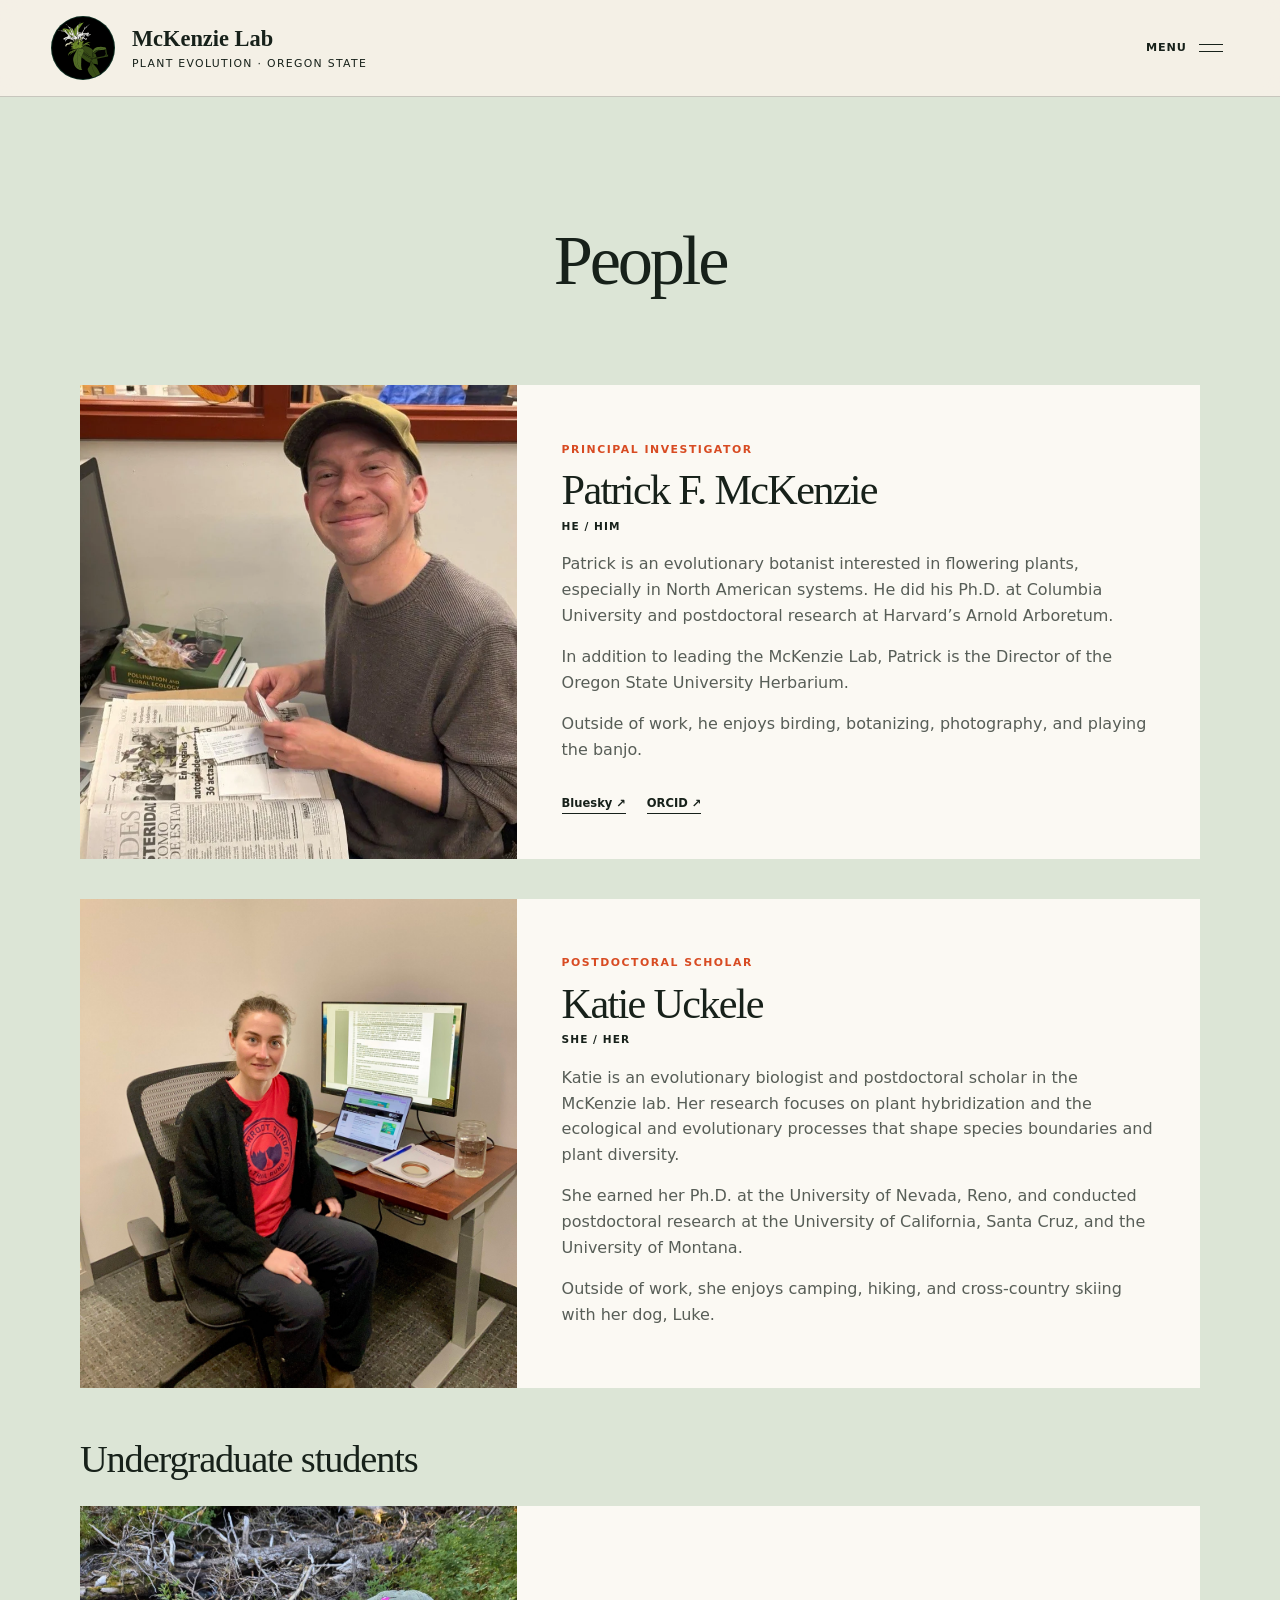
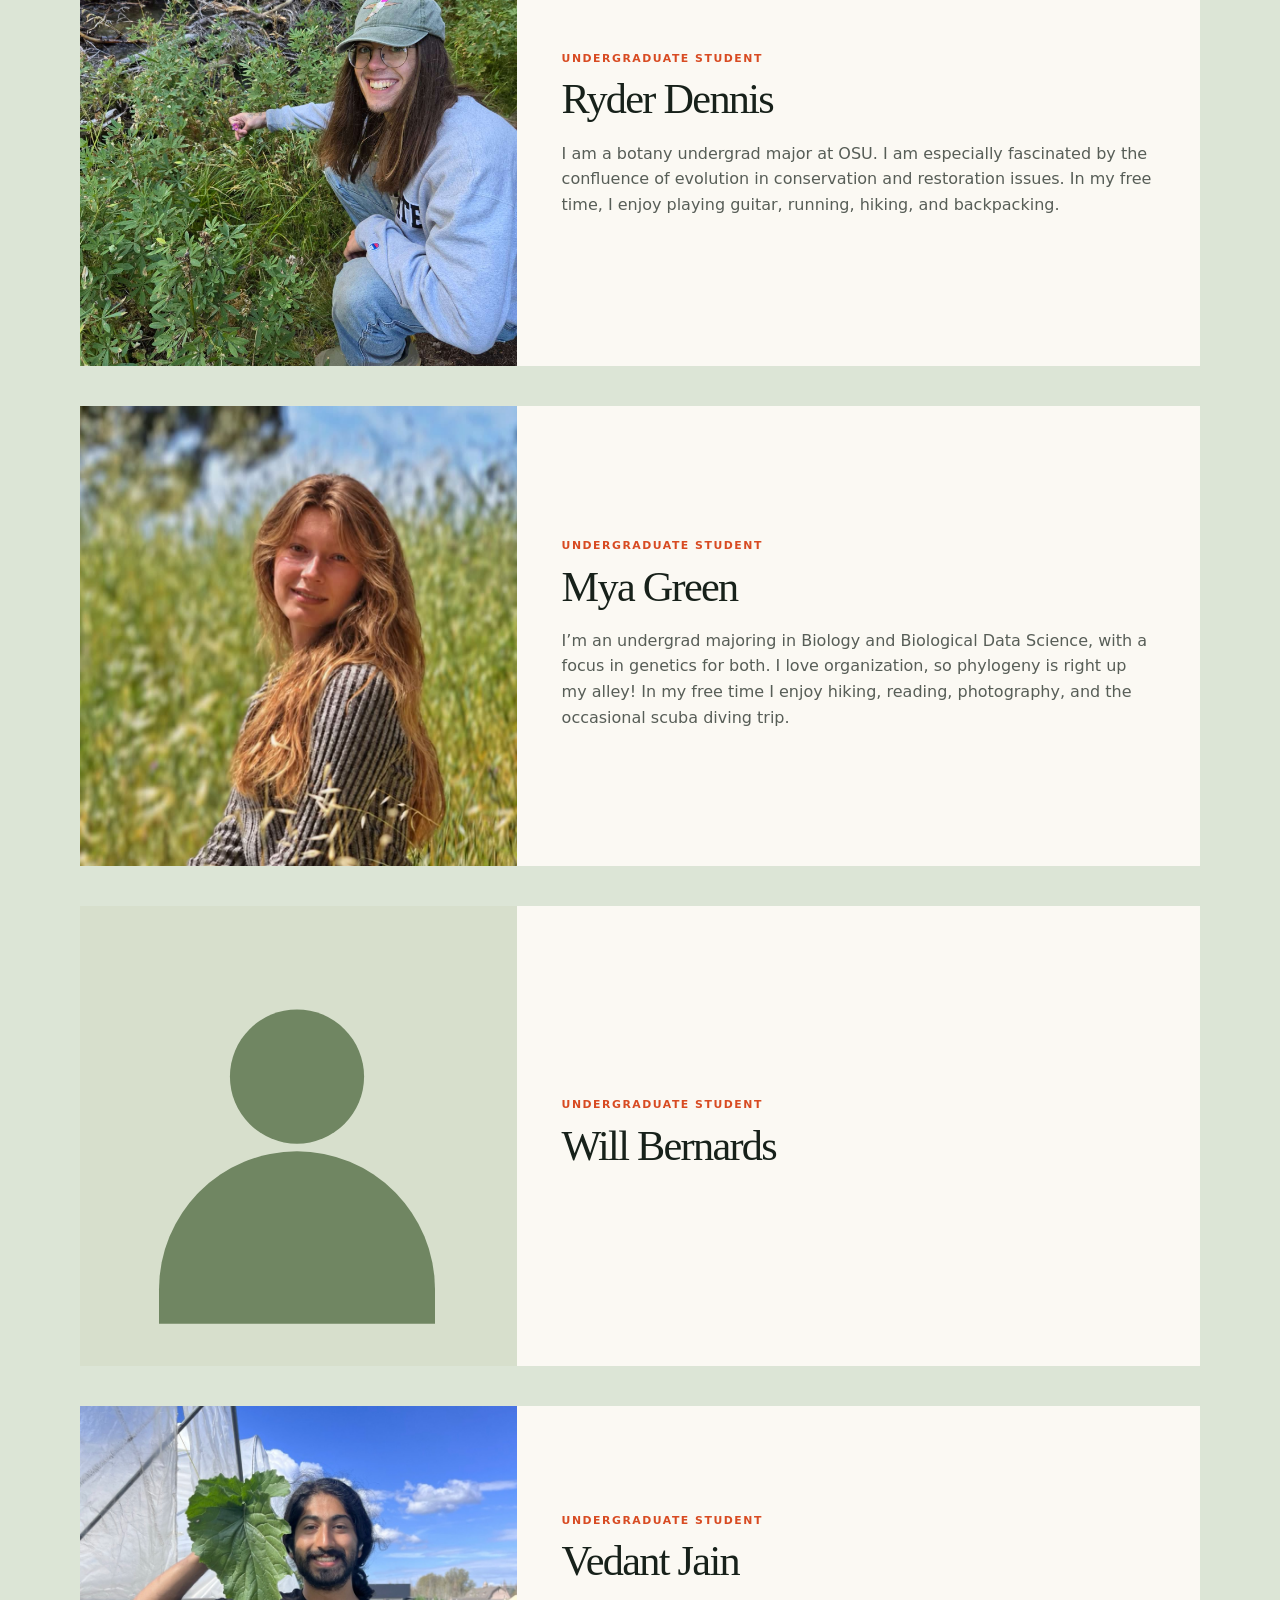
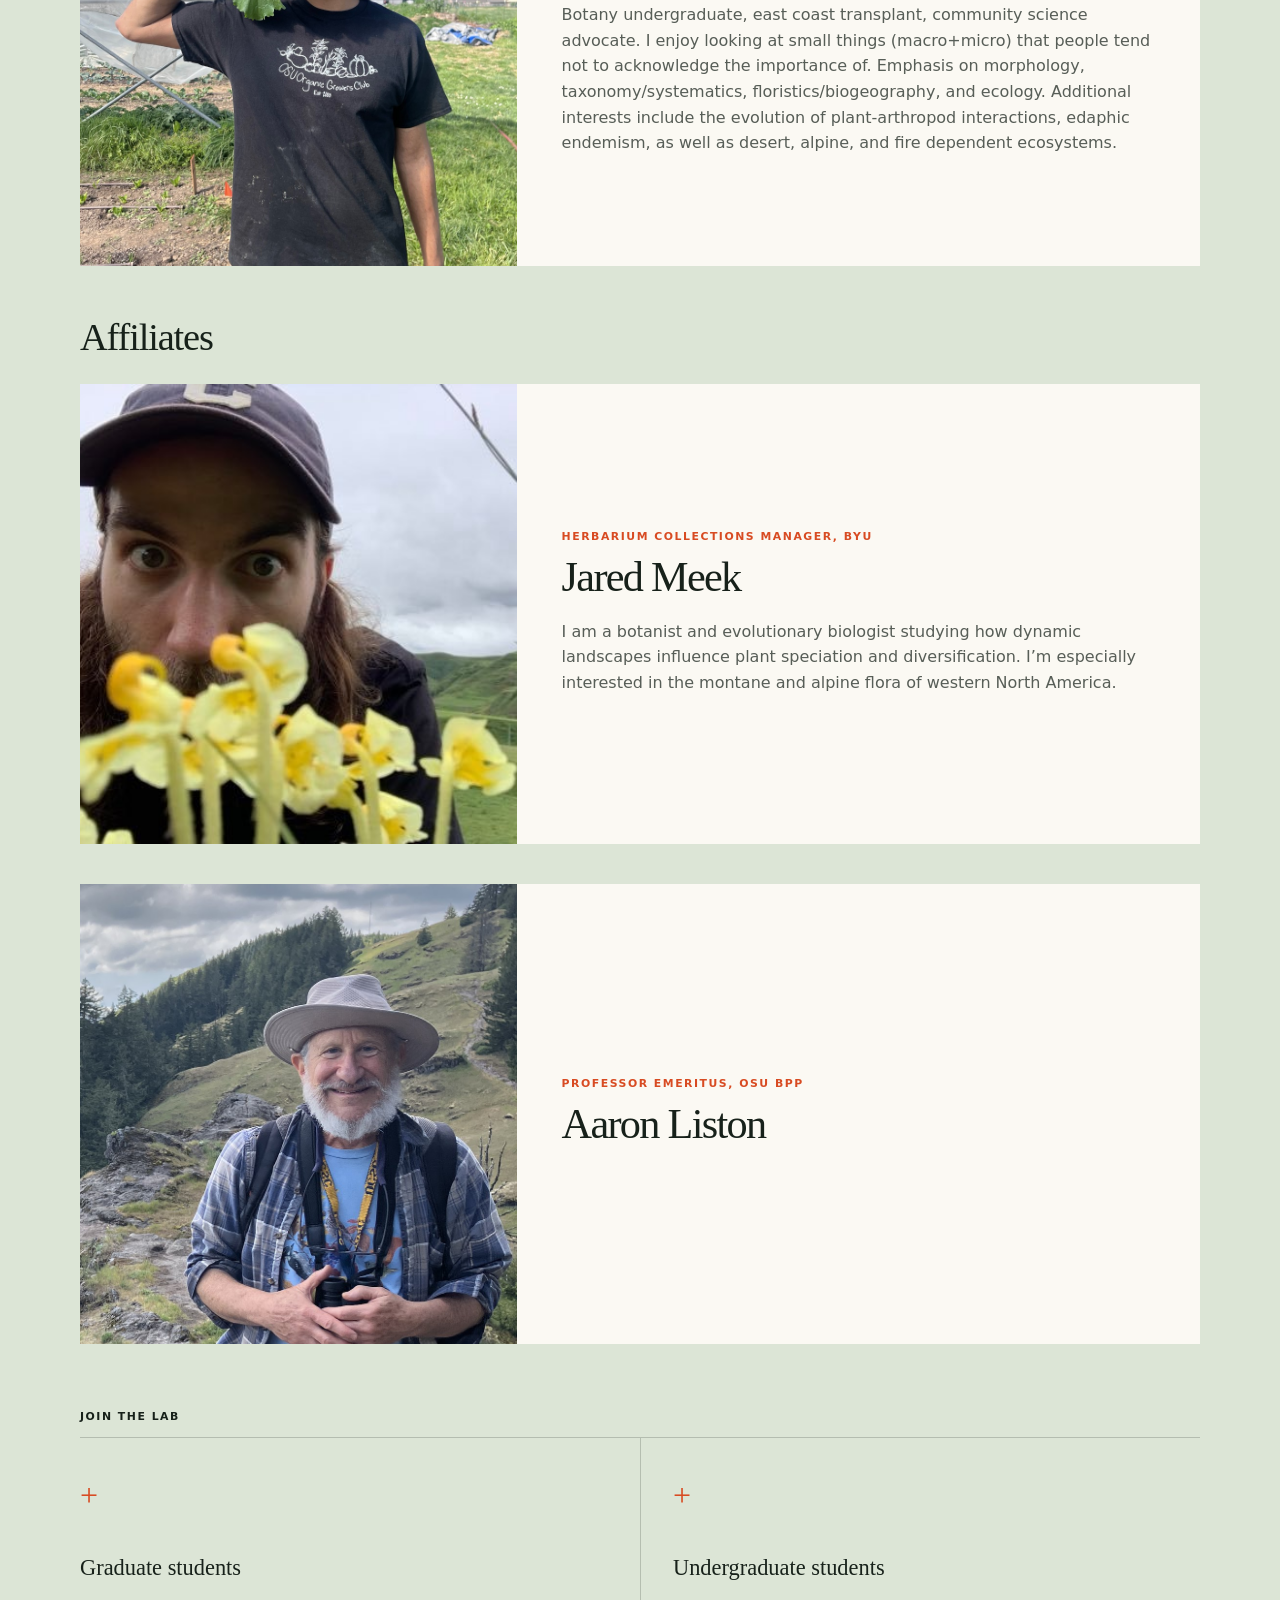
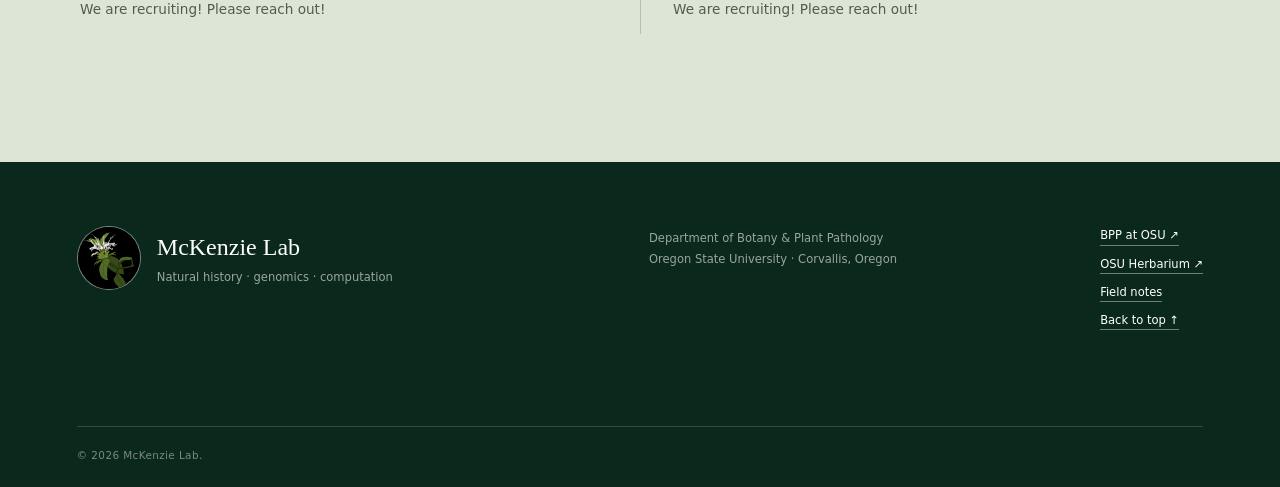
<file: people/index.html>
<!doctype html>
<html lang="en">
  <head>
    <meta charset="utf-8" />
    <meta name="viewport" content="width=device-width, initial-scale=1" />
    <meta name="theme-color" content="#173c2d" />
    <meta name="description" content="People in the McKenzie Lab at Oregon State University." />
    <meta property="og:title" content="People | McKenzie Lab" />
    <meta property="og:description" content="Meet the McKenzie Lab at Oregon State University." />
    <meta property="og:type" content="website" />
    <meta property="og:image" content="https://mckenzie-lab.github.io/lab-website/assets/images/patrick1.jpg" />
    <title>People | McKenzie Lab</title>
    <link rel="icon" type="image/svg+xml" href="../assets/images/monarda-brevis-cartoon-favicon.svg?v=7" />
    <link rel="stylesheet" href="../styles.css?v=13" />
    <script src="../script.js" defer></script>
  </head>
  <body>
    <a class="skip-link" href="#main-content">Skip to content</a>

    <header class="site-header">
      <a class="wordmark" href="../index.html" aria-label="McKenzie Lab home">
        <span class="wordmark-mark" aria-hidden="true"><img src="../assets/images/monarda-brevis-cartoon-crop.svg?v=5" alt="" /></span>
        <span class="wordmark-text"><strong>McKenzie Lab</strong><small>Plant Evolution · Oregon State</small></span>
      </a>
      <button class="menu-toggle" type="button" aria-expanded="false" aria-controls="site-nav">
        <span class="menu-toggle-label">Menu</span>
        <span class="menu-toggle-lines" aria-hidden="true"><i></i><i></i></span>
      </button>
      <nav class="site-nav" id="site-nav" aria-label="Main navigation">
        <a href="../research/">Research</a>
        <a href="./" aria-current="page">People</a>
        <a href="../herbarium/">Herbarium</a>
        <a href="../inat-project/">iNat Project</a>
        <a href="../index.html#publications">Publications</a>
        <a href="../blog/">Field notes</a>
        <a class="nav-join" href="../index.html#join">Join us</a>
      </nav>
    </header>

    <main id="main-content">
      <section class="people section-pad" aria-labelledby="people-title">
        <div class="people-heading" data-reveal>
          <h1 id="people-title">People</h1>
        </div>

        <article class="profile" data-reveal>
          <div class="profile-photo">
            <img
              src="../assets/images/patrick1.jpg"
              alt="Patrick McKenzie with a specimen"
              width="1024"
              height="849"
            />
          </div>
          <div class="profile-copy">
            <p class="profile-role">Principal investigator</p>
            <h2>Patrick F. McKenzie <span>he / him</span></h2>
            <p>
              Patrick is an evolutionary botanist interested in flowering plants,
              especially in North American systems. He did his Ph.D. at Columbia
              University and postdoctoral research at Harvard’s Arnold Arboretum.
            </p>
            <p>
              In addition to leading the McKenzie Lab, Patrick is the Director of
              the Oregon State University Herbarium.
            </p>
            <p>
              Outside of work, he enjoys birding, botanizing, photography, and playing the banjo.
            </p>
            <div class="profile-links">
              <a href="https://bsky.app/profile/patrickmckenzie.bsky.social" target="_blank" rel="noreferrer">Bluesky ↗</a>
              <a href="https://orcid.org/0000-0002-8983-6060" target="_blank" rel="noreferrer">ORCID ↗</a>
            </div>
          </div>
        </article>

        <article class="profile" data-reveal>
          <div class="profile-photo">
            <img
              src="../assets/images/katie_uckele.jpg"
              alt="Katie Uckele at her desk"
              width="2160"
              height="2880"
              loading="lazy"
            />
          </div>
          <div class="profile-copy">
            <p class="profile-role">Postdoctoral scholar</p>
            <h2>Katie Uckele <span>she / her</span></h2>
            <p>
              Katie is an evolutionary biologist and postdoctoral scholar in the
              McKenzie lab. Her research focuses on plant hybridization and the
              ecological and evolutionary processes that shape species boundaries
              and plant diversity.
            </p>
            <p>
              She earned her Ph.D. at the University of Nevada, Reno, and conducted
              postdoctoral research at the University of California, Santa Cruz,
              and the University of Montana.
            </p>
            <p>
              Outside of work, she enjoys camping, hiking, and cross-country skiing
              with her dog, Luke.
            </p>
          </div>
        </article>

        <section class="member-section" aria-labelledby="undergraduate-title">
          <h2 id="undergraduate-title">Undergraduate students</h2>
          <article class="profile" data-reveal>
            <div class="profile-photo">
              <img src="../assets/images/ryder_dennis.jpg" alt="Ryder Dennis crouching beside a streamside wildflower" width="1536" height="2048" loading="lazy" />
            </div>
            <div class="profile-copy">
              <p class="profile-role">Undergraduate student</p>
              <h3>Ryder Dennis</h3>
              <p>I am a botany undergrad major at OSU. I am especially fascinated by the confluence of evolution in conservation and restoration issues. In my free time, I enjoy playing guitar, running, hiking, and backpacking.</p>
            </div>
          </article>
          <article class="profile" data-reveal>
            <div class="profile-photo">
              <img src="../assets/images/mya_green.jpg" alt="Mya Green smiling in a field of tall grass" width="1024" height="1024" loading="lazy" />
            </div>
            <div class="profile-copy">
              <p class="profile-role">Undergraduate student</p>
              <h3>Mya Green</h3>
              <p>I’m an undergrad majoring in Biology and Biological Data Science, with a focus in genetics for both. I love organization, so phylogeny is right up my alley! In my free time I enjoy hiking, reading, photography, and the occasional scuba diving trip.</p>
            </div>
          </article>
          <article class="profile" data-reveal>
            <div class="profile-photo">
              <img src="../assets/images/person-placeholder.svg" alt="Portrait placeholder for Will Bernards" width="240" height="240" loading="lazy" />
            </div>
            <div class="profile-copy">
              <p class="profile-role">Undergraduate student</p>
              <h3>Will Bernards</h3>
              <!-- Add Will's bio here: <p>Bio text.</p> -->
            </div>
          </article>
          <article class="profile" data-reveal>
            <div class="profile-photo">
              <img src="../assets/images/vedant_jain.jpg" alt="Vedant Jain holding up a large leaf outside a greenhouse" width="109" height="144" loading="lazy" />
            </div>
            <div class="profile-copy">
              <p class="profile-role">Undergraduate student</p>
              <h3>Vedant Jain</h3>
              <p>Botany undergraduate, east coast transplant, community science advocate. I enjoy looking at small things (macro+micro) that people tend not to acknowledge the importance of. Emphasis on morphology, taxonomy/systematics, floristics/biogeography, and ecology. Additional interests include the evolution of plant-arthropod interactions, edaphic endemism, as well as desert, alpine, and fire dependent ecosystems.</p>
            </div>
          </article>
        </section>

        <section class="member-section" aria-labelledby="honorary-title">
          <h2 id="honorary-title">Affiliates</h2>
          <article class="profile" data-reveal>
            <div class="profile-photo">
              <img src="../assets/images/jared_meek.jpeg" alt="Portrait of Jared Meek" width="400" height="400" loading="lazy" />
            </div>
            <div class="profile-copy">
              <p class="profile-role">Herbarium Collections Manager, BYU</p>
              <h3>Jared Meek</h3>
              <p>I am a botanist and evolutionary biologist studying how dynamic landscapes influence plant speciation and diversification. I’m especially interested in the montane and alpine flora of western North America.</p>
            </div>
          </article>
          <article class="profile" data-reveal>
            <div class="profile-photo">
              <img src="../assets/images/aaron_liston_web.jpg" alt="Aaron Liston in the field with binoculars" width="900" height="1029" loading="lazy" />
            </div>
            <div class="profile-copy">
              <p class="profile-role">Professor Emeritus, OSU BPP</p>
              <h3>Aaron Liston</h3>
              <!-- Add Aaron's bio here: <p>Bio text.</p> -->
            </div>
          </article>
        </section>

        <div class="future-team" data-reveal>
          <p class="future-team-label">Join the lab</p>
          <div class="future-team-grid">
            <div><span aria-hidden="true">+</span><h2>Graduate students</h2><p>We are recruiting! Please reach out!</p></div>
            <div><span aria-hidden="true">+</span><h2>Undergraduate students</h2><p>We are recruiting! Please reach out!</p></div>
          </div>
        </div>
      </section>
    </main>

    <footer class="site-footer">
      <div class="footer-brand">
        <span class="wordmark-mark" aria-hidden="true"><img src="../assets/images/monarda-brevis-cartoon-crop.svg?v=5" alt="" /></span>
        <div><strong>McKenzie Lab</strong><p>Natural history · genomics · computation</p></div>
      </div>
      <div class="footer-location">
        <p>Department of Botany &amp; Plant Pathology</p>
        <p>Oregon State University · Corvallis, Oregon</p>
      </div>
      <div class="footer-links">
        <a href="https://bpp.oregonstate.edu/" target="_blank" rel="noreferrer">BPP at OSU ↗</a>
        <a href="https://bpp.oregonstate.edu/herbarium" target="_blank" rel="noreferrer">OSU Herbarium ↗</a>
        <a href="../blog/">Field notes</a>
        <a href="#main-content">Back to top ↑</a>
      </div>
      <p class="footer-bottom">© <span data-year>2026</span> McKenzie Lab.</p>
    </footer>
  </body>
</html>
</file>
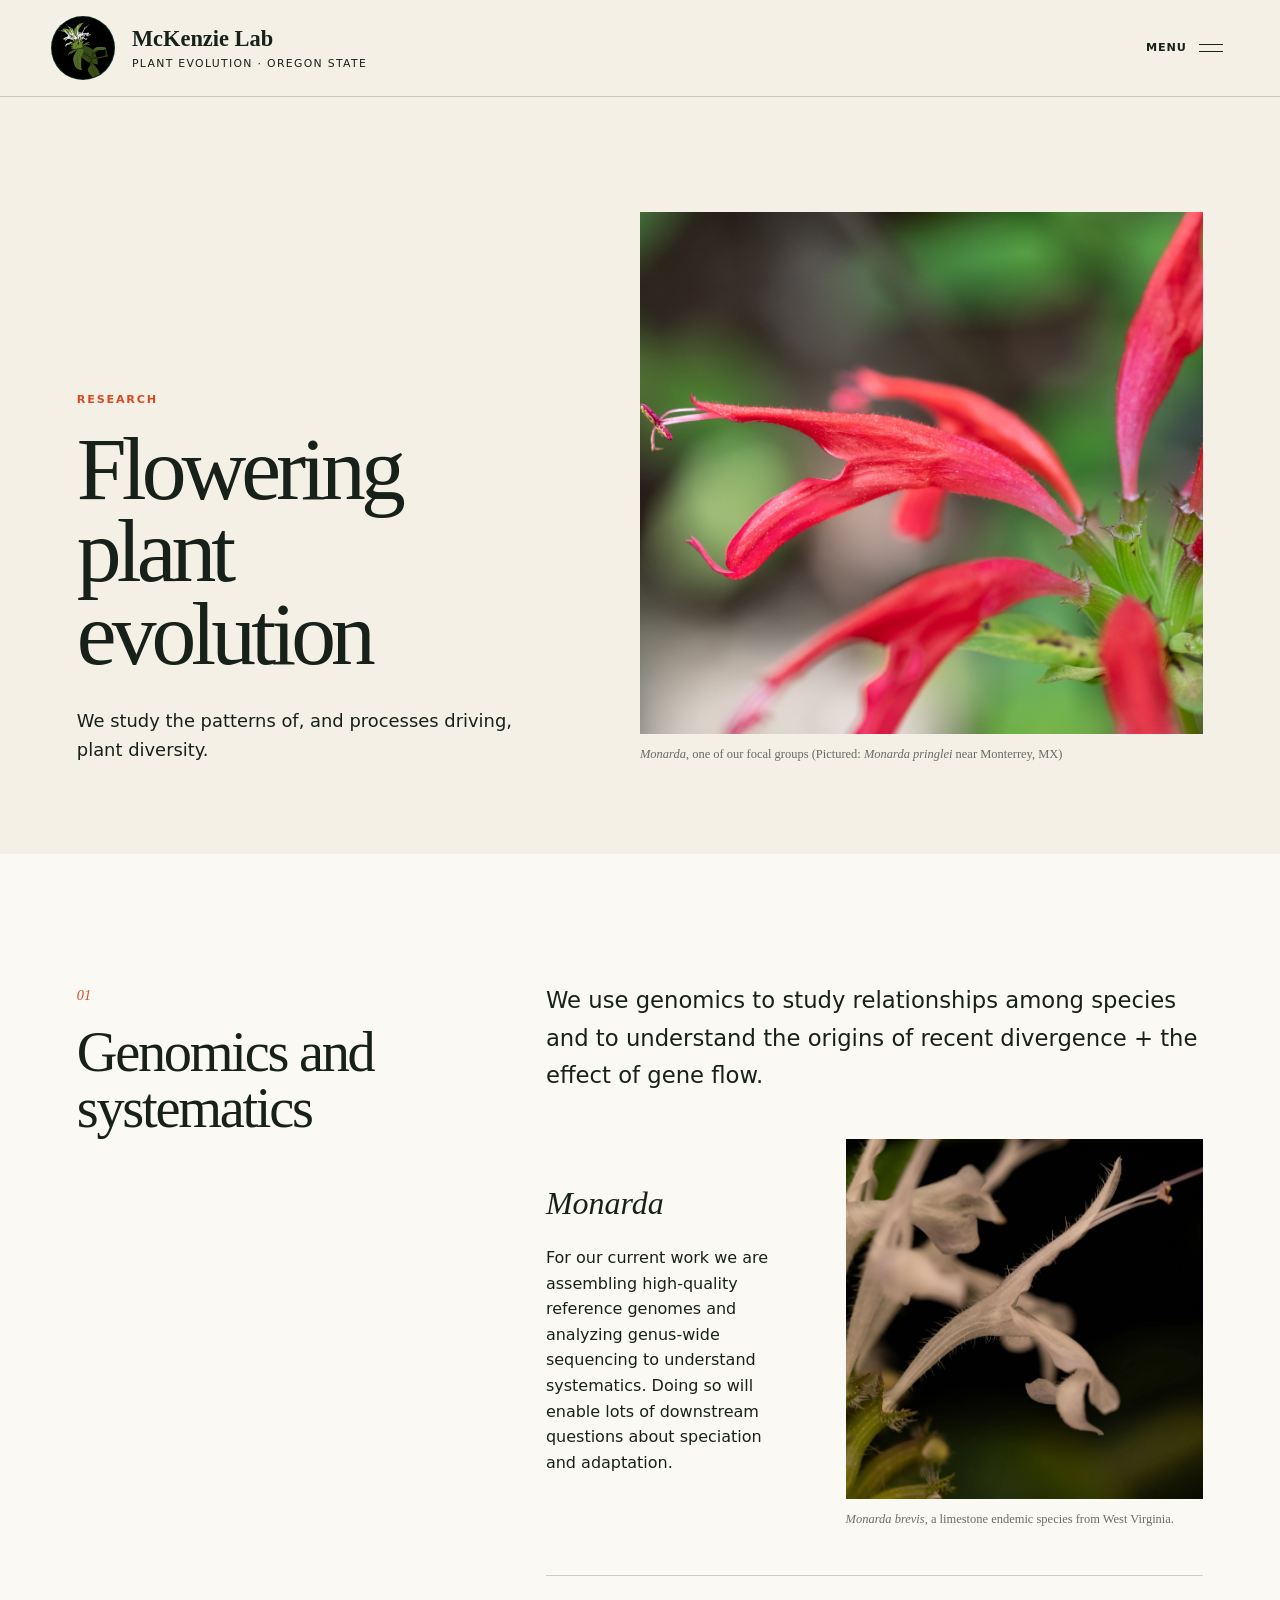
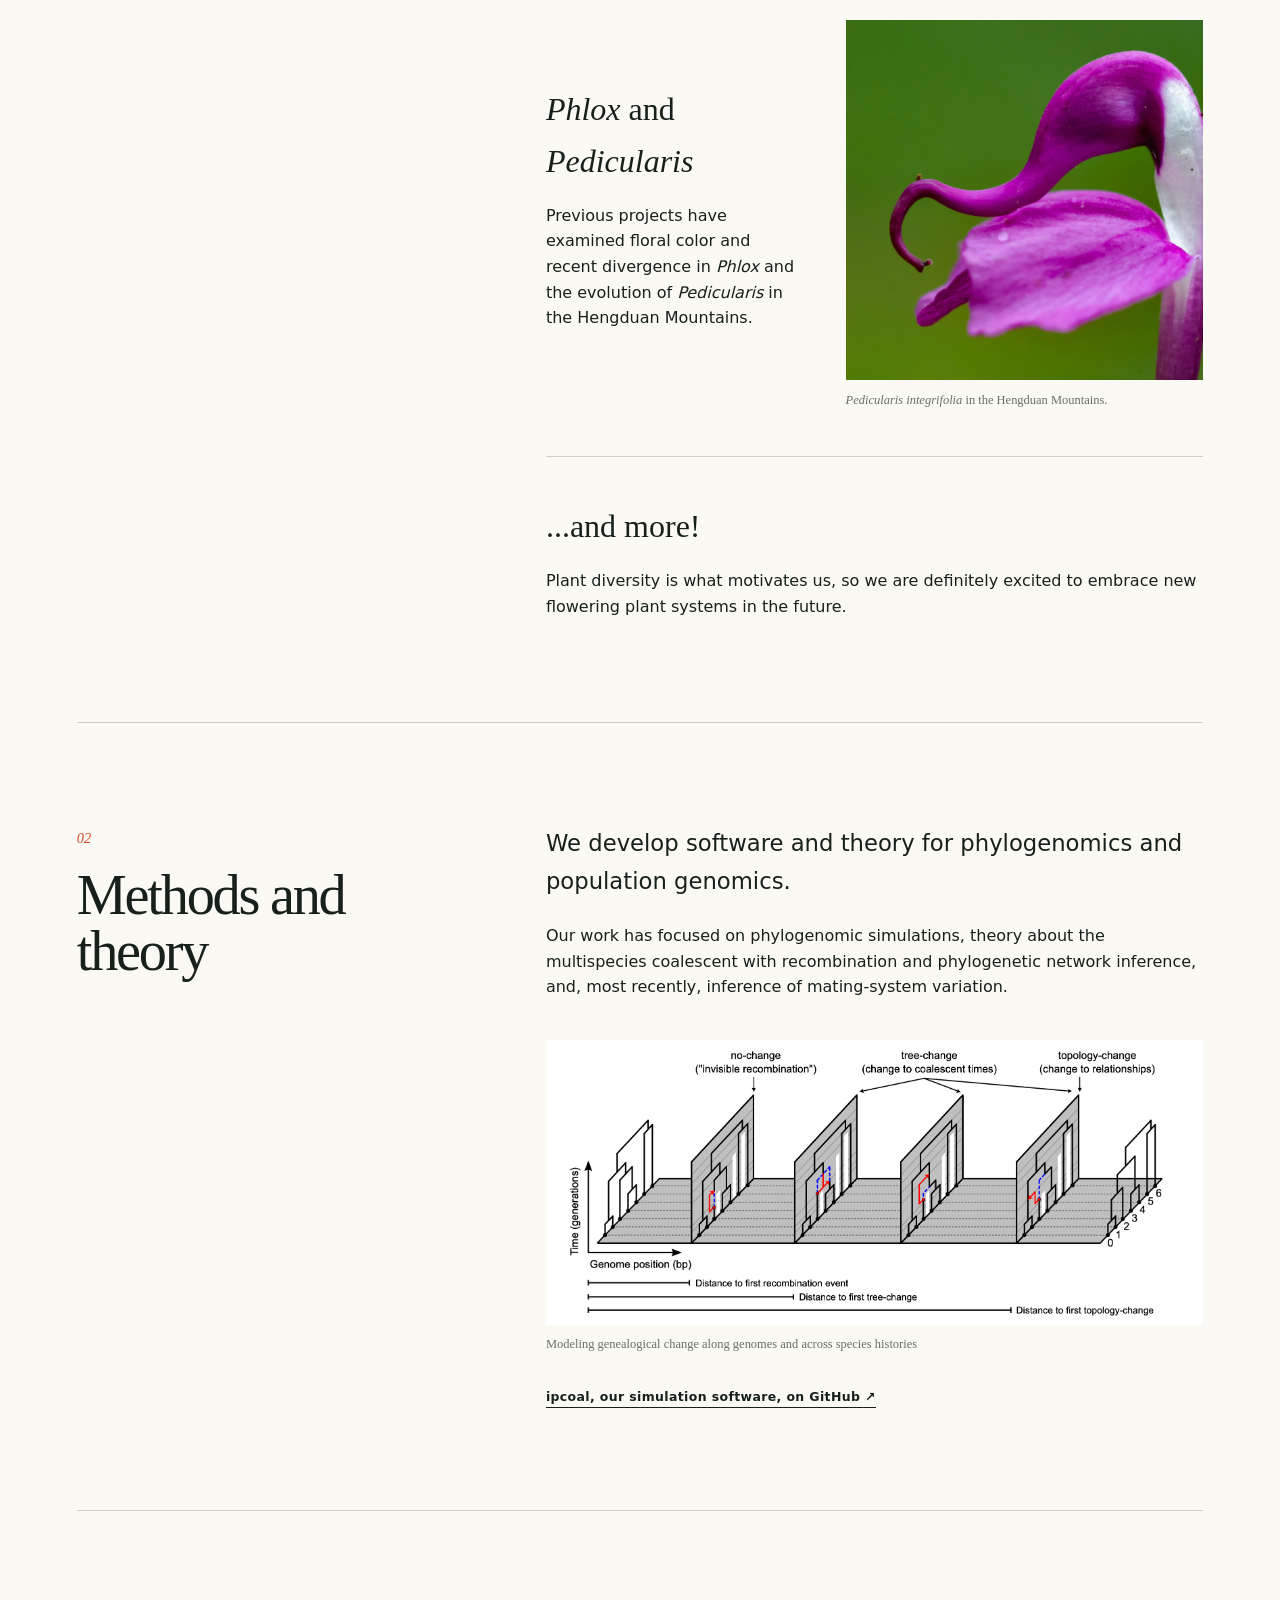
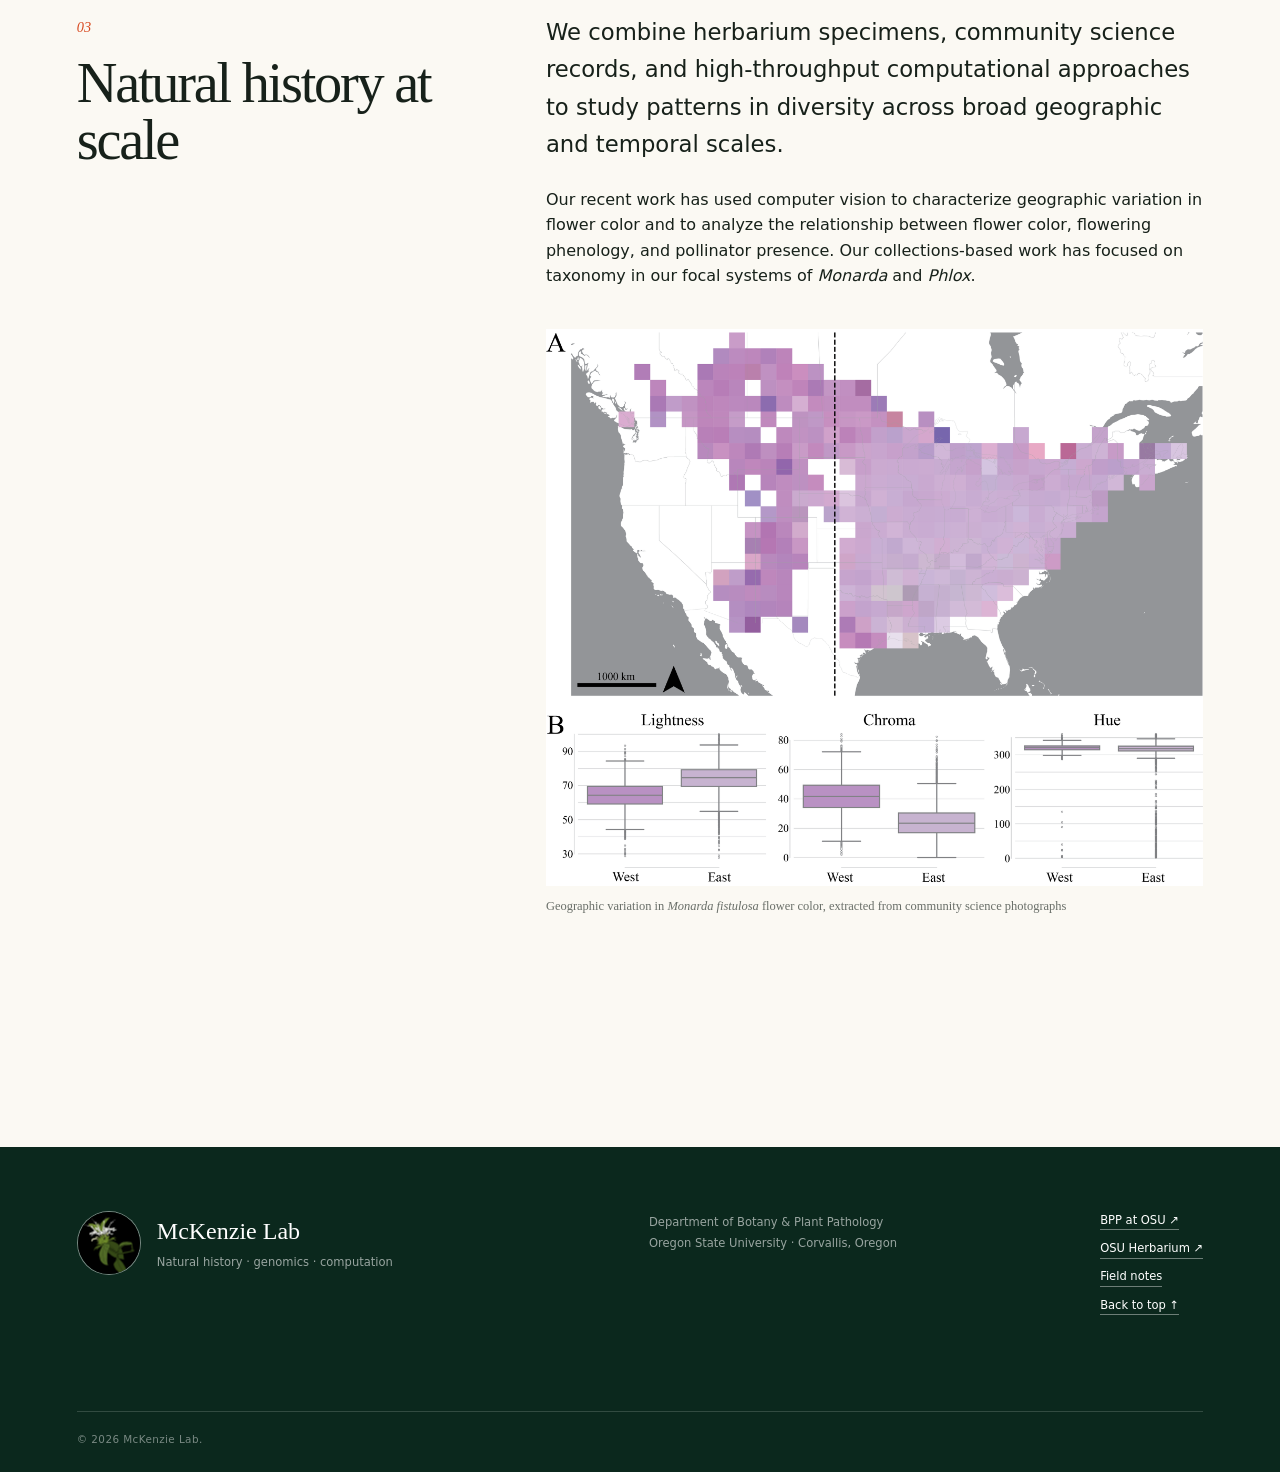
<file: research/index.html>
<!doctype html>
<html lang="en">
  <head>
    <meta charset="utf-8" />
    <meta name="viewport" content="width=device-width, initial-scale=1" />
    <meta name="theme-color" content="#173c2d" />
    <meta name="description" content="Research in the McKenzie Lab at Oregon State University." />
    <title>Research | McKenzie Lab</title>
    <link rel="icon" type="image/svg+xml" href="../assets/images/monarda-brevis-cartoon-favicon.svg?v=7" />
    <link rel="stylesheet" href="../styles.css?v=13" />
    <script src="../script.js" defer></script>
  </head>
  <body>
    <a class="skip-link" href="#main-content">Skip to content</a>
    <header class="site-header">
      <a class="wordmark" href="../" aria-label="McKenzie Lab home"><span class="wordmark-mark" aria-hidden="true"><img src="../assets/images/monarda-brevis-cartoon-crop.svg?v=5" alt="" /></span><span class="wordmark-text"><strong>McKenzie Lab</strong><small>Plant Evolution · Oregon State</small></span></a>
      <button class="menu-toggle" type="button" aria-expanded="false" aria-controls="site-nav"><span class="menu-toggle-label">Menu</span><span class="menu-toggle-lines" aria-hidden="true"><i></i><i></i></span></button>
      <nav class="site-nav" id="site-nav" aria-label="Main navigation">
        <a href="./" aria-current="page">Research</a><a href="../people/">People</a><a href="../herbarium/">Herbarium</a><a href="../inat-project/">iNat Project</a><a href="../index.html#publications">Publications</a><a href="../blog/">Field notes</a><a class="nav-join" href="../index.html#join">Join us</a>
      </nav>
    </header>

    <main id="main-content">
      <section class="interior-hero" aria-labelledby="research-title">
        <div class="interior-hero-copy" data-reveal>
          <p class="section-kicker">Research</p>
          <h1 id="research-title">Flowering plant evolution</h1>
          <p>We study the patterns of, and processes driving, plant diversity.</p>
        </div>
        <figure data-reveal>
          <img src="../assets/images/monarda-pringlei-web.jpg" alt="A flowering Monarda plant" />
          <figcaption><i>Monarda</i>, one of our focal groups (Pictured: <i>Monarda pringlei</i> near Monterrey, MX)</figcaption>
        </figure>
      </section>

      <section class="research-detail section-pad">
        <div class="research-detail-inner">
          <article class="research-topic" data-reveal>
            <div class="topic-heading"><span class="topic-number">01</span><h2>Genomics and systematics</h2></div>
            <div class="topic-copy">
              <p>We use genomics to study relationships among species and to understand the origins of recent divergence + the effect of gene flow.</p>
              <div class="research-system">
                <div>
                  <h3><i>Monarda</i></h3>
                  <p>For our current work we are assembling high-quality reference genomes and analyzing genus-wide sequencing to understand systematics. Doing so will enable lots of downstream questions about speciation and adaptation.</p>
                </div>
                <figure class="research-system-figure">
                  <img src="../assets/images/research-monarda-brevis.jpg" alt="Monarda brevis flowering against a dark background" />
                  <figcaption><i>Monarda brevis</i>, a limestone endemic species from West Virginia.</figcaption>
                </figure>
              </div>
              <div class="research-system">
                <div>
                  <h3><i>Phlox</i> and <i>Pedicularis</i></h3>
                  <p>Previous projects have examined floral color and recent divergence in <i>Phlox</i> and the evolution of <i>Pedicularis</i> in the Hengduan Mountains.</p>
                </div>
                <figure class="research-system-figure">
                  <img src="../assets/images/_macro_integrifolia_crop.jpg" alt="Pedicularis integrifolia in the Hengduan Mountains" />
                  <figcaption><i>Pedicularis integrifolia</i> in the Hengduan Mountains.</figcaption>
                </figure>
              </div>
              <div class="research-more">
                <h3>...and more!</h3>
                <p>Plant diversity is what motivates us, so we are definitely excited to embrace new flowering plant systems in the future.</p>
              </div>
            </div>
          </article>

          <article class="research-topic" data-reveal>
            <div class="topic-heading"><span class="topic-number">02</span><h2>Methods and theory</h2></div>
            <div class="topic-copy">
              <p>We develop software and theory for phylogenomics and population genomics.</p>
              <p>Our work has focused on phylogenomic simulations, theory about the multispecies coalescent with recombination and phylogenetic network inference, and, most recently, inference of mating-system variation.</p>
              <figure class="research-figure">
                <img src="../assets/images/ms-smc-concept.jpg" alt="Conceptual diagram of genealogical changes embedded within a species tree" />
                <figcaption>Modeling genealogical change along genomes and across species histories</figcaption>
              </figure>
              <div class="topic-links"><a class="text-link" href="https://github.com/eaton-lab/ipcoal" target="_blank" rel="noreferrer">ipcoal, our simulation software, on GitHub ↗</a></div>
            </div>
          </article>

          <article class="research-topic" data-reveal>
            <div class="topic-heading"><span class="topic-number">03</span><h2>Natural history at scale</h2></div>
            <div class="topic-copy">
              <p>We combine herbarium specimens, community science records, and high-throughput computational approaches to study patterns in diversity across broad geographic and temporal scales.</p>
              <p>Our recent work has used computer vision to characterize geographic variation in flower color and to analyze the relationship between flower color, flowering phenology, and pollinator presence. Our collections-based work has focused on taxonomy in our focal systems of <i>Monarda</i> and <i>Phlox</i>.</p>
              <figure class="research-figure">
                <img src="../assets/images/monarda-color-map.jpg" alt="Map and plots showing geographic variation in Monarda fistulosa flower color" />
                <figcaption>Geographic variation in <i>Monarda fistulosa</i> flower color, extracted from community science photographs</figcaption>
              </figure>
            </div>
          </article>
        </div>
      </section>
    </main>

    <footer class="site-footer">
      <div class="footer-brand"><span class="wordmark-mark" aria-hidden="true"><img src="../assets/images/monarda-brevis-cartoon-crop.svg?v=5" alt="" /></span><div><strong>McKenzie Lab</strong><p>Natural history · genomics · computation</p></div></div>
      <div class="footer-location"><p>Department of Botany &amp; Plant Pathology</p><p>Oregon State University · Corvallis, Oregon</p></div>
      <div class="footer-links"><a href="https://bpp.oregonstate.edu/" target="_blank" rel="noreferrer">BPP at OSU ↗</a><a href="https://bpp.oregonstate.edu/herbarium" target="_blank" rel="noreferrer">OSU Herbarium ↗</a><a href="../blog/">Field notes</a><a href="#main-content">Back to top ↑</a></div>
      <p class="footer-bottom">© <span data-year>2026</span> McKenzie Lab.</p>
    </footer>
  </body>
</html>
</file>
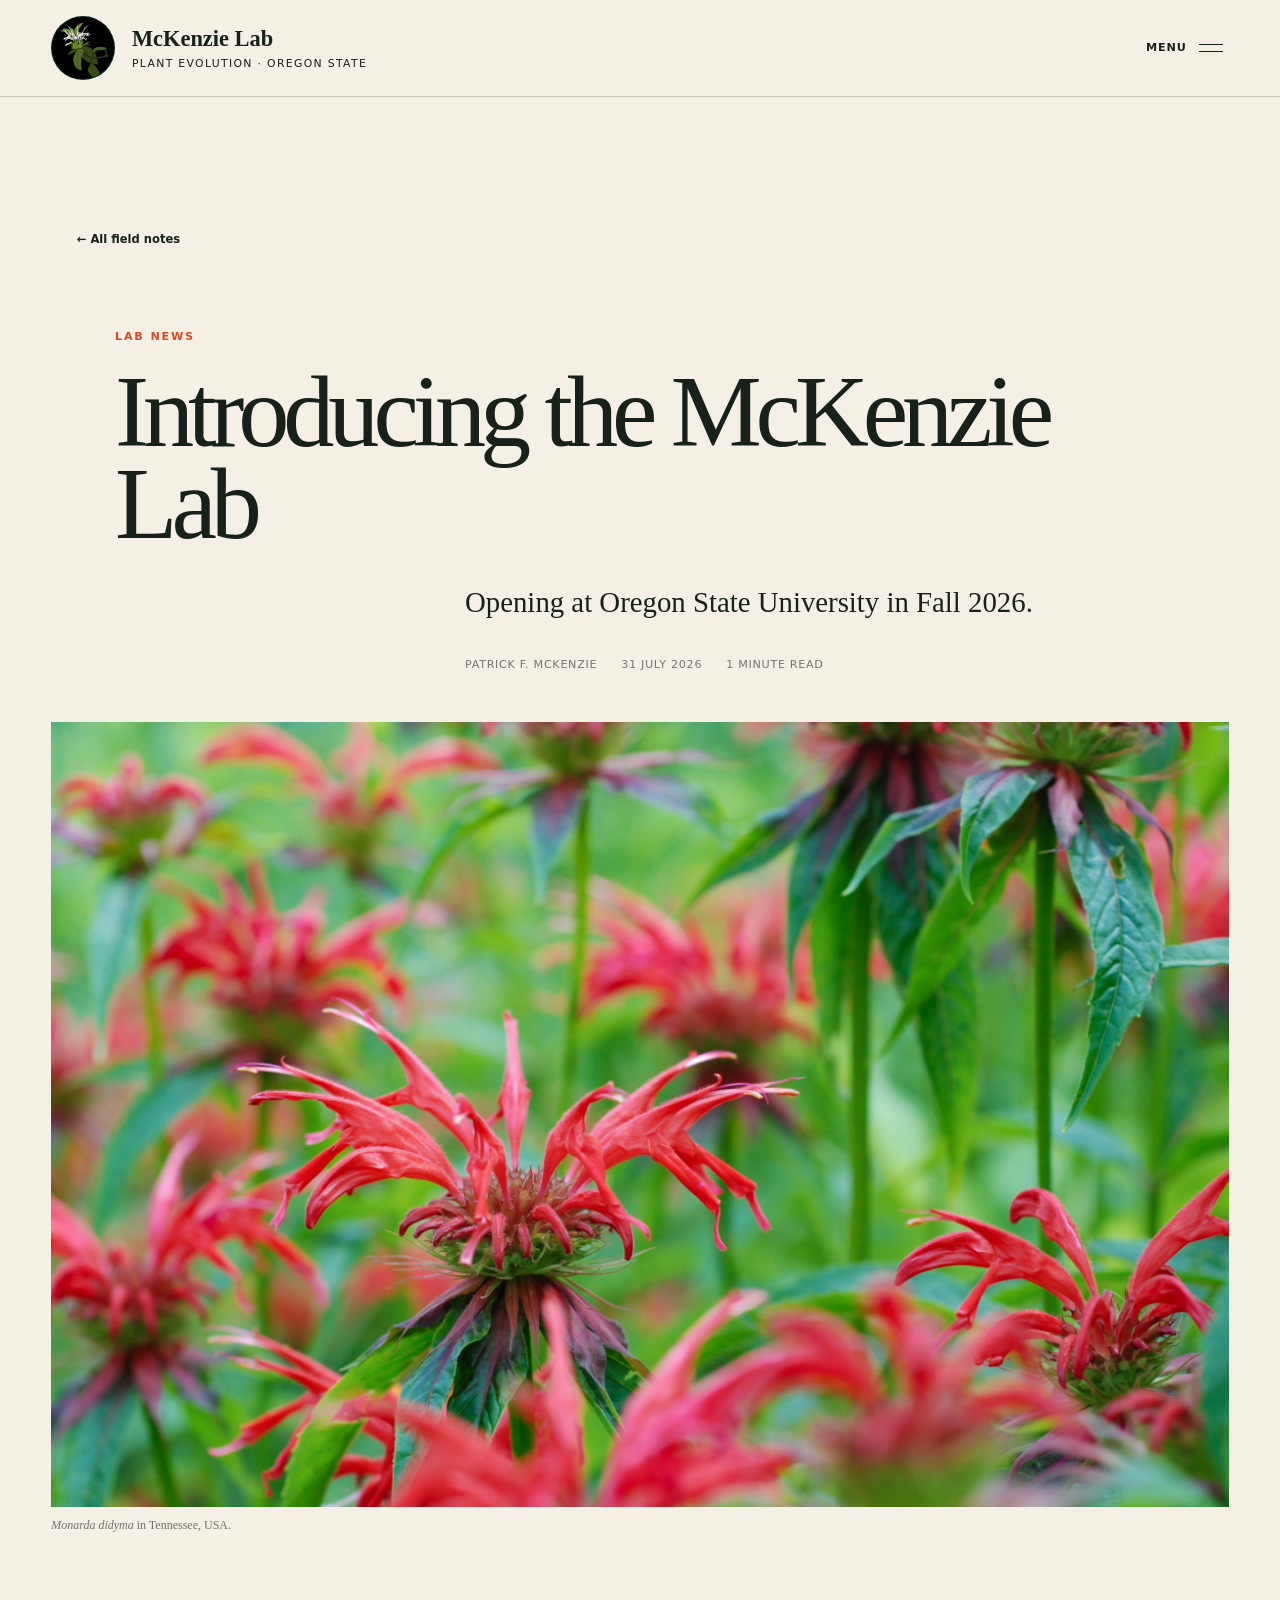
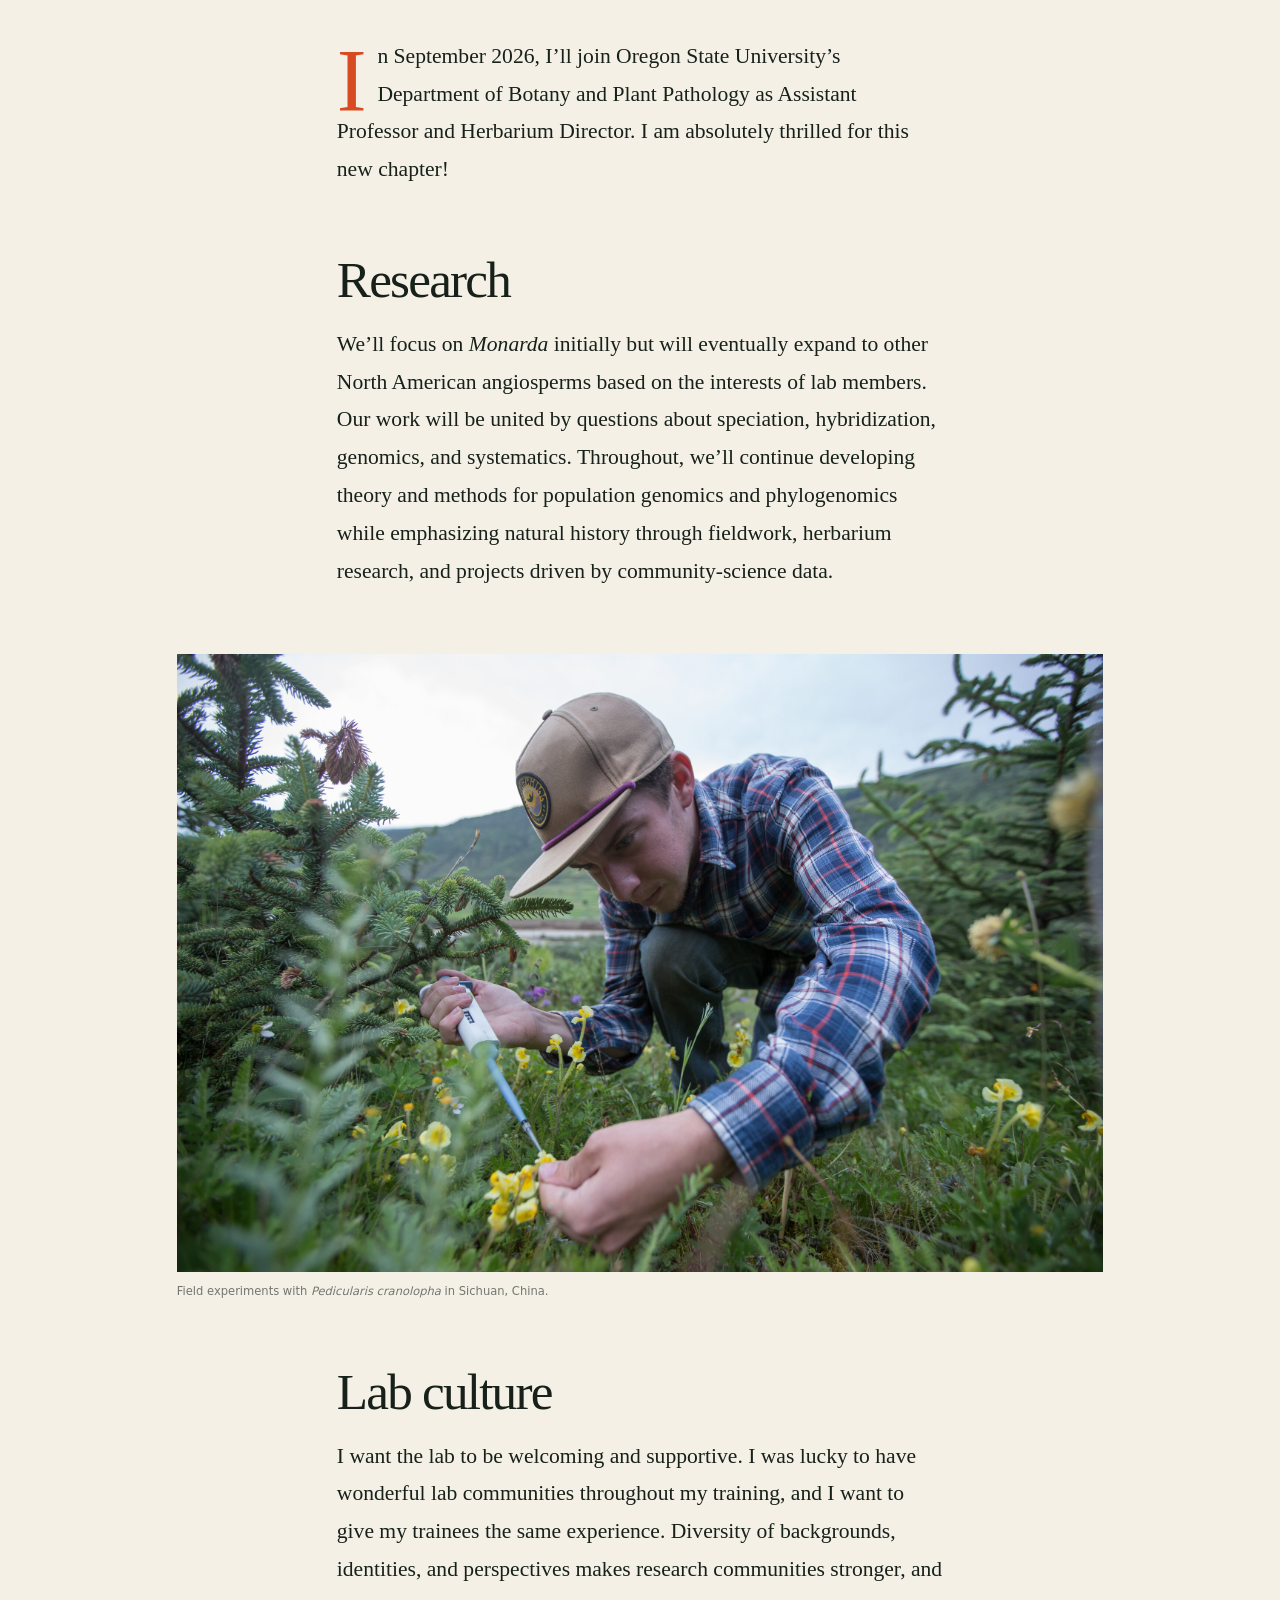
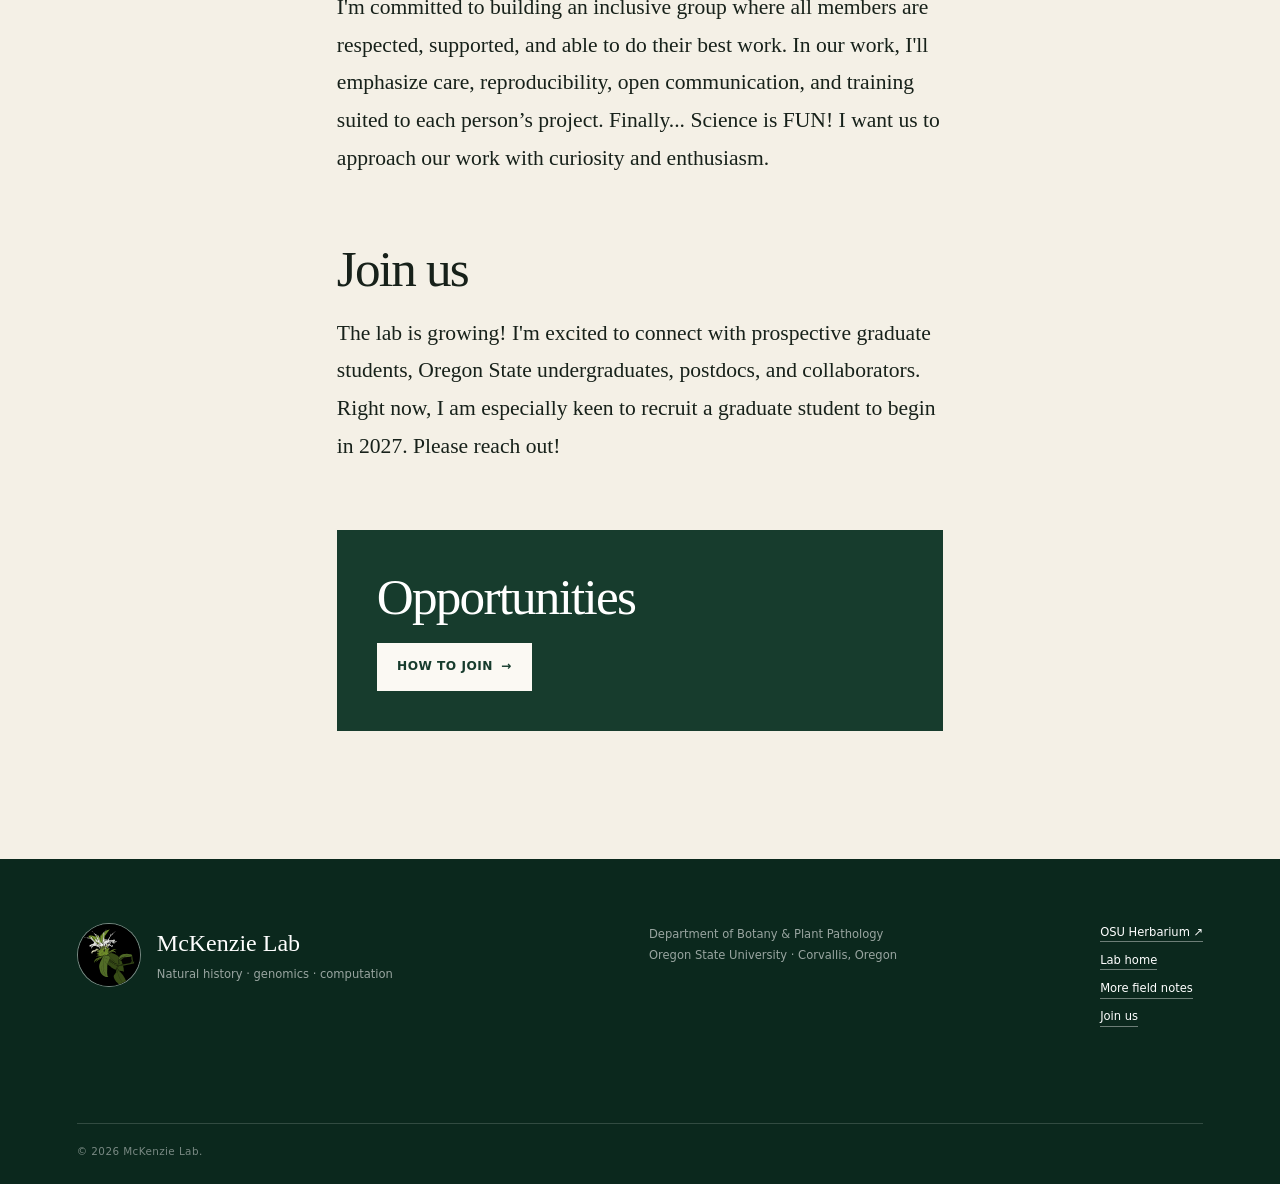
<file: blog/introducing-the-mckenzie-lab/index.html>
<!doctype html>
<html lang="en">
  <head>
    <meta charset="utf-8" />
    <meta name="viewport" content="width=device-width, initial-scale=1" />
    <meta name="theme-color" content="#173c2d" />
    <meta name="description" content="Introducing the McKenzie Lab, a new plant evolution lab opening at Oregon State University in fall 2026." />
    <meta property="og:title" content="Introducing the McKenzie Lab" />
    <meta property="og:description" content="The McKenzie Lab opens at Oregon State University in fall 2026." />
    <meta property="og:type" content="article" />
    <meta property="og:image" content="https://mckenzie-lab.github.io/lab-website/assets/images/monarda-didyma-web.jpg" />
    <title>Introducing the McKenzie Lab | Field Notes</title>
    <link rel="icon" type="image/svg+xml" href="../../assets/images/monarda-brevis-cartoon-favicon.svg?v=7" />
    <link rel="stylesheet" href="../../styles.css?v=13" />
    <link rel="stylesheet" href="../blog.css?v=2" />
    <script src="../../script.js" defer></script>
    <script src="article.js" defer></script>
  </head>
  <body>
    <div class="article-progress" aria-hidden="true"></div>
    <a class="skip-link" href="#article-body">Skip to article</a>
    <header class="site-header">
      <a class="wordmark" href="../../index.html" aria-label="McKenzie Lab home">
        <span class="wordmark-mark" aria-hidden="true"><img src="../../assets/images/monarda-brevis-cartoon-crop.svg?v=5" alt="" /></span>
        <span class="wordmark-text"><strong>McKenzie Lab</strong><small>Plant Evolution · Oregon State</small></span>
      </a>
      <button class="menu-toggle" type="button" aria-expanded="false" aria-controls="site-nav"><span class="menu-toggle-label">Menu</span><span class="menu-toggle-lines" aria-hidden="true"><i></i><i></i></span></button>
      <nav class="site-nav" id="site-nav" aria-label="Main navigation">
        <a href="../../research/">Research</a><a href="../../people/">People</a><a href="../../herbarium/">Herbarium</a><a href="../../inat-project/">iNat Project</a><a href="../../index.html#publications">Publications</a><a href="../">Field notes</a><a class="nav-join" href="../../index.html#join">Join us</a>
      </nav>
    </header>
    <main>
      <section class="article-hero section-pad">
        <a class="article-back" href="../"><span aria-hidden="true">←</span> All field notes</a>
        <header class="article-header">
          <p class="section-kicker">Lab news</p>
          <h1>Introducing the McKenzie Lab</h1>
          <p class="article-deck">Opening at Oregon State University in Fall 2026.</p>
          <div class="article-meta"><span>Patrick F. McKenzie</span><time datetime="2026-07-31">31 July 2026</time><span>1 minute read</span></div>
        </header>
      </section>
      <figure class="article-lead-image">
        <img src="../../assets/images/monarda-didyma-web.jpg" alt="Red Monarda flowers" width="2400" height="1606" />
        <figcaption><i>Monarda didyma</i> in Tennessee, USA.</figcaption>
      </figure>
      <article class="article-body section-pad" id="article-body">
        <p>
          In September 2026, I’ll join Oregon State University’s Department of Botany and Plant
          Pathology as Assistant Professor and Herbarium Director. I am absolutely thrilled for
          this new chapter!
        </p>

        <h2>Research</h2>
        <p>
          We’ll focus on <i>Monarda</i> initially but will eventually expand to other North
          American angiosperms based on the interests of lab members. Our work will be united by
          questions about speciation, hybridization, genomics, and systematics. Throughout, we’ll
          continue developing theory and methods for population genomics and phylogenomics while
          emphasizing natural history through fieldwork, herbarium research, and projects driven
          by community-science data.
        </p>

        <figure class="article-inline-image">
          <img src="../../assets/images/pedicularis-pollen.jpg" alt="Patrick pipetting quantum dots onto a Pedicularis flower in a field site" width="2500" height="1667" loading="lazy" />
          <figcaption>Field experiments with <i>Pedicularis cranolopha</i> in Sichuan, China.</figcaption>
        </figure>

        <h2>Lab culture</h2>
        <p>
          I want the lab to be welcoming and supportive. I was lucky to have wonderful lab
          communities throughout my training, and I want to give my
          trainees the same experience. Diversity of backgrounds, identities, and perspectives makes research
          communities stronger, and I'm committed to building an inclusive group where all
          members are respected, supported, and able to do their best work. In our work, I'll
          emphasize care, reproducibility, open communication, and training suited to each person’s
          project. Finally... Science is FUN! I want us to approach our work with curiosity and
          enthusiasm.
        </p>

        <h2>Join us</h2>
        <p>
          The lab is growing! I'm excited to connect with prospective graduate students, Oregon State
          undergraduates, postdocs, and collaborators. Right now, I am especially keen to recruit a
          graduate student to begin in 2027. Please reach out!
        </p>

        <aside class="article-cta">
          <h2>Opportunities</h2>
          <a class="button button-light" href="../../index.html#join">How to join <span aria-hidden="true">→</span></a>
        </aside>
      </article>
    </main>
    <footer class="site-footer">
      <div class="footer-brand"><span class="wordmark-mark" aria-hidden="true"><img src="../../assets/images/monarda-brevis-cartoon-crop.svg?v=5" alt="" /></span><div><strong>McKenzie Lab</strong><p>Natural history · genomics · computation</p></div></div>
      <div class="footer-location"><p>Department of Botany &amp; Plant Pathology</p><p>Oregon State University · Corvallis, Oregon</p></div>
      <div class="footer-links"><a href="https://bpp.oregonstate.edu/herbarium" target="_blank" rel="noreferrer">OSU Herbarium ↗</a><a href="../../index.html">Lab home</a><a href="../">More field notes</a><a href="../../index.html#join">Join us</a></div>
      <p class="footer-bottom">© <span data-year>2026</span> McKenzie Lab.</p>
    </footer>
  </body>
</html>
</file>
<file: styles.css>
:root {
  --forest: #173c2d;
  --forest-deep: #0b281d;
  --moss: #708662;
  --sage: #d7dfcc;
  --paper: #f4f0e6;
  --paper-bright: #fbf9f3;
  --ink: #17211a;
  --orange: #d84b22;
  --orange-bright: #f15a24;
  --line: rgba(23, 33, 26, 0.2);
  --serif: Georgia, "Times New Roman", serif;
  --sans: Inter, ui-sans-serif, system-ui, -apple-system, BlinkMacSystemFont, "Segoe UI", sans-serif;
  --max: 1440px;
}

* { box-sizing: border-box; }
html { scroll-behavior: smooth; }
body {
  margin: 0;
  background: var(--paper);
  color: var(--ink);
  font-family: var(--sans);
  font-size: 16px;
  line-height: 1.6;
  -webkit-font-smoothing: antialiased;
}
img { display: block; max-width: 100%; }
a { color: inherit; text-decoration-thickness: 1px; text-underline-offset: 0.22em; }
button, summary { font: inherit; }
button, a, summary { -webkit-tap-highlight-color: transparent; }
::selection { background: var(--orange); color: white; }

.skip-link {
  position: fixed;
  left: 1rem;
  top: 0;
  z-index: 1000;
  padding: 0.65rem 1rem;
  background: var(--paper-bright);
  transform: translateY(-120%);
}
.skip-link:focus { transform: translateY(0.5rem); }

.announcement {
  min-height: 40px;
  padding: 0.55rem clamp(1rem, 4vw, 4rem);
  background: var(--orange);
  color: white;
  display: flex;
  align-items: center;
  justify-content: center;
  gap: 2rem;
  font-size: 0.75rem;
  letter-spacing: 0.06em;
  text-transform: uppercase;
}
.announcement a { font-weight: 700; text-decoration: none; border-bottom: 1px solid rgba(255,255,255,.65); }

.site-header {
  min-height: 108px;
  padding: 1rem clamp(1.25rem, 4vw, 4rem);
  display: flex;
  align-items: center;
  justify-content: space-between;
  gap: 2rem;
  position: sticky;
  top: 0;
  z-index: 100;
  background: rgba(244, 240, 230, 0.94);
  border-bottom: 1px solid var(--line);
  backdrop-filter: blur(12px);
}
.wordmark { display: flex; align-items: center; gap: 1.05rem; text-decoration: none; }
.wordmark-mark {
  width: 76px;
  height: 76px;
  display: grid;
  place-items: center;
  flex: 0 0 auto;
  overflow: hidden;
  border: 1px solid rgba(23, 60, 45, 0.25);
  border-radius: 50%;
  background: var(--forest-deep);
}
.wordmark-mark img {
  width: 100%;
  height: 100%;
  object-fit: cover;
  object-position: center;
  transform: scale(1.5);
}
.wordmark-text { display: flex; flex-direction: column; line-height: 1.2; }
.wordmark-text strong { font-family: var(--serif); font-size: 1.65rem; font-weight: 600; white-space: nowrap; }
.wordmark-text small { margin-top: 0.28rem; font-size: 0.76rem; letter-spacing: 0.12em; text-transform: uppercase; white-space: nowrap; }
.site-nav { display: flex; align-items: center; gap: clamp(1.1rem, 2.5vw, 2.4rem); }
.site-nav a { font-size: 0.98rem; font-weight: 650; letter-spacing: 0.04em; text-decoration: none; white-space: nowrap; }
.site-nav a:not(.nav-join) { border-bottom: 1px solid transparent; }
.site-nav a:not(.nav-join):hover { border-color: currentColor; }
.nav-join { padding: 0.6rem 1rem; color: white; background: var(--forest); border-radius: 999px; }
.menu-toggle { display: none; border: 0; background: none; color: inherit; }

.hero {
  max-width: var(--max);
  min-height: calc(100vh - 132px);
  margin: 0 auto;
  padding: clamp(2.2rem, 5vw, 5rem) clamp(1.25rem, 4vw, 4rem) clamp(3rem, 6vw, 6rem);
  display: grid;
  grid-template-columns: minmax(0, 0.88fr) minmax(0, 1.12fr);
  align-items: center;
  gap: clamp(2.5rem, 6vw, 7rem);
}
.hero-copy { padding-top: 1rem; }
.eyebrow, .section-kicker {
  margin: 0 0 1.2rem;
  color: var(--orange);
  font-size: 0.7rem;
  font-weight: 800;
  letter-spacing: 0.16em;
  text-transform: uppercase;
}
.hero h1 {
  max-width: 720px;
  margin: 0;
  font-family: var(--serif);
  font-size: clamp(3.5rem, 6.4vw, 7.4rem);
  font-weight: 400;
  letter-spacing: -0.055em;
  line-height: 0.92;
}
.hero-intro { max-width: 610px; margin: 2rem 0 0; font-size: clamp(1rem, 1.4vw, 1.22rem); line-height: 1.65; }
.hero-actions { margin-top: 2.2rem; display: flex; align-items: center; gap: 1.6rem; flex-wrap: wrap; }
.button {
  min-height: 48px;
  padding: 0.76rem 1.2rem;
  border: 1px solid transparent;
  display: inline-flex;
  align-items: center;
  justify-content: center;
  gap: 0.5rem;
  font-size: 0.76rem;
  font-weight: 800;
  letter-spacing: 0.04em;
  text-decoration: none;
  text-transform: uppercase;
  transition: transform .2s ease, background .2s ease;
}
.button:hover { transform: translateY(-2px); }
.button-primary { background: var(--forest); color: white; }
.button-primary:hover { background: var(--orange); }
.button-light { background: var(--paper-bright); color: var(--forest); }
.button-light:hover { background: white; }
.text-link { font-size: 0.78rem; font-weight: 800; letter-spacing: .03em; text-decoration: none; border-bottom: 1px solid currentColor; }
.hero-image-wrap { position: relative; overflow: hidden; background: var(--sage); }
.hero-figure { margin: 0; }
.hero-figure img { width: 100%; height: min(68vh, 760px); object-fit: cover; }
.hero-figure figcaption { margin-top: .7rem; font-family: var(--serif); font-size: .78rem; color: rgba(23,33,26,.7); }

.section-pad { padding: clamp(5rem, 10vw, 10rem) clamp(1.25rem, 6vw, 6rem); }
.manifesto { background: var(--forest); color: var(--paper-bright); }
.manifesto .section-kicker { color: #ef8c67; }
.manifesto-grid { max-width: var(--max); margin: 0 auto; display: grid; grid-template-columns: 1.08fr .92fr; gap: clamp(3rem, 10vw, 11rem); align-items: start; }
.manifesto h2, .section-heading h2, .people-heading h1, .people-heading h2, .approach h2, .notes h2, .join h2 {
  margin: 0;
  font-family: var(--serif);
  font-size: clamp(2.8rem, 5.5vw, 6rem);
  font-weight: 400;
  letter-spacing: -.045em;
  line-height: 1;
}
.manifesto-copy { max-width: 610px; padding-top: .5rem; font-size: clamp(1.05rem, 1.7vw, 1.35rem); line-height: 1.7; }
.manifesto-copy p:first-child { margin-top: 0; }
.manifesto-copy p:last-child { color: rgba(251,249,243,.68); }

.research { background: var(--paper-bright); }
.section-heading { max-width: var(--max); margin: 0 auto clamp(3rem, 6vw, 6rem); display: flex; align-items: end; justify-content: space-between; gap: 3rem; }
.section-heading > p, .section-heading > .text-link { max-width: 520px; margin: 0 0 .45rem; }
.research-grid { max-width: var(--max); margin: 0 auto; display: grid; grid-template-columns: repeat(2, minmax(0, 1fr)); }
.research-card { min-height: 570px; padding: clamp(2rem, 4vw, 4rem); position: relative; display: flex; flex-direction: column; justify-content: space-between; overflow: hidden; }
.research-card h3 { max-width: 600px; margin: 0 0 1.4rem; font-family: var(--serif); font-size: clamp(2rem, 3.2vw, 3.8rem); font-weight: 400; letter-spacing: -.035em; line-height: 1; }
.research-card p { max-width: 560px; }
.card-number { font-family: var(--serif); font-size: 1.05rem; font-style: italic; }
.card-tag { margin-bottom: 1rem; font-size: .66rem; font-weight: 800; letter-spacing: .14em; text-transform: uppercase; }
.card-dark { background: var(--forest-deep); color: white; }
.card-dark p { color: rgba(255,255,255,.7); }
.card-paper { background: #e7e3d6; color: var(--ink); }
.card-orange { background: var(--orange); color: white; }
.card-orange p { color: rgba(255,255,255,.8); }
.card-image { padding: 0; }
.card-image img { position: absolute; inset: 0; width: 100%; height: 100%; object-fit: cover; }
.card-image::after { content: ""; position: absolute; inset: 50% 0 0; background: linear-gradient(transparent, rgba(0,0,0,.72)); }
.card-image-caption { position: absolute; z-index: 1; left: 2rem; right: 2rem; bottom: 1.6rem; color: white; display: flex; justify-content: space-between; gap: 1rem; font-size: .72rem; }
.tag-list { margin: 2rem 0 0; padding: 0; display: flex; flex-wrap: wrap; gap: .45rem; list-style: none; }
.tag-list li { padding: .35rem .65rem; border: 1px solid currentColor; border-radius: 999px; font-size: .62rem; letter-spacing: .06em; text-transform: uppercase; }

.approach { max-width: var(--max); margin: 0 auto; display: grid; grid-template-columns: 1.05fr .95fr; gap: clamp(3rem, 8vw, 8rem); align-items: center; }
.approach-visual { min-width: 0; display: grid; grid-template-columns: 1fr auto; gap: .8rem; }
.approach-visual img { width: 100%; min-height: 650px; object-fit: cover; }
.vertical-note { margin: 0; writing-mode: vertical-rl; font-family: var(--serif); font-size: .75rem; color: rgba(23,33,26,.62); }
.approach-copy > p { margin-bottom: 1rem; }
.process-list { margin: 3rem 0 0; padding: 0; list-style: none; }
.process-list li { padding: 1.25rem 0; border-top: 1px solid var(--line); display: grid; grid-template-columns: 2.4rem 1fr; gap: 1.2rem; }
.process-list li:last-child { border-bottom: 1px solid var(--line); }
.process-list li > span { color: var(--orange); font-family: var(--serif); font-size: .8rem; }
.process-list h3 { margin: 0; font-family: var(--serif); font-size: 1.4rem; font-weight: 400; }
.process-list p { margin: .3rem 0 0; color: rgba(23,33,26,.68); font-size: .88rem; }

.people { background: #dce5d6; }
.people-heading { max-width: 780px; margin: 0 auto clamp(3rem, 7vw, 7rem); text-align: center; }
.people-heading p:last-child { max-width: 680px; margin: 1.8rem auto 0; }
.profile { max-width: 1120px; margin: 0 auto; display: grid; grid-template-columns: minmax(280px, .78fr) 1.22fr; background: var(--paper-bright); }
.profile + .profile { margin-top: 2.5rem; }
.profile-photo { position: relative; min-height: 460px; overflow: hidden; }
.profile-photo img { position: absolute; inset: 0; width: 100%; height: 100%; object-fit: cover; object-position: 58% center; }
.profile-copy { padding: clamp(1.75rem, 3.5vw, 3rem); align-self: center; }
.profile-role { color: var(--orange); font-size: .68rem; font-weight: 800; letter-spacing: .14em; text-transform: uppercase; }
.profile-copy h2, .profile-copy h3 { margin: 0 0 1.25rem; font-family: var(--serif); font-size: clamp(2rem, 3.3vw, 3.4rem); font-weight: 400; letter-spacing: -.04em; line-height: 1; }
.profile-copy h2 span, .profile-copy h3 span { display: block; margin-top: .6rem; font-family: var(--sans); font-size: .66rem; font-weight: 600; letter-spacing: .1em; text-transform: uppercase; }
.profile-copy > p:not(.profile-role) { color: rgba(23,33,26,.72); }
.profile-links { margin-top: 2rem; display: flex; flex-wrap: wrap; gap: 1.3rem; }
.profile-links a { font-size: .72rem; font-weight: 800; text-decoration: none; border-bottom: 1px solid currentColor; }
.member-section { max-width: 1120px; margin: 3rem auto 0; }
.member-section > h2 { margin: 0 0 1.5rem; font-family: var(--serif); font-size: clamp(1.8rem, 3vw, 2.6rem); font-weight: 400; letter-spacing: -.03em; line-height: 1.2; }
.member-grid { display: grid; grid-template-columns: repeat(2, minmax(0, 1fr)); gap: 1.5rem; }
.member-card { display: grid; grid-template-columns: 120px minmax(0, 1fr); gap: 1.5rem; align-items: start; padding: 1.5rem; background: var(--paper-bright); }
.member-photo { width: 100%; height: auto; aspect-ratio: 1; object-fit: cover; }
.member-copy { align-self: center; min-width: 0; overflow-wrap: break-word; }
.member-copy h3 { margin: 0 0 .5rem; font-family: var(--serif); font-size: 1.7rem; font-weight: 400; letter-spacing: -.03em; line-height: 1.15; }
.member-role { margin: 0; color: var(--forest); font-size: .82rem; line-height: 1.5; }
.member-bio { margin: 1rem 0 0; color: rgba(23,33,26,.72); font-size: .9rem; }
.future-team { max-width: 1120px; margin: 4rem auto 0; }
.future-team-label { font-size: .68rem; font-weight: 800; letter-spacing: .14em; text-transform: uppercase; }
.future-team-grid { display: grid; grid-template-columns: repeat(2, 1fr); border-top: 1px solid var(--line); }
.future-team-grid > div { padding: 2rem 2rem 0 0; }
.future-team-grid > div + div { padding-left: 2rem; border-left: 1px solid var(--line); }
.future-team-grid span { color: var(--orange); font-family: var(--serif); font-size: 2rem; }
.future-team-grid h2, .future-team-grid h3 { margin: 1.8rem 0 .6rem; font-family: var(--serif); font-size: 1.4rem; font-weight: 400; }
.future-team-grid p { color: rgba(23,33,26,.7); font-size: .85rem; }

.interior-hero {
  max-width: var(--max);
  margin: 0 auto;
  padding: clamp(4rem, 9vw, 8.5rem) clamp(1.25rem, 6vw, 6rem) clamp(4rem, 7vw, 7rem);
  display: grid;
  grid-template-columns: minmax(0, .9fr) minmax(360px, 1.1fr);
  gap: clamp(3rem, 8vw, 9rem);
  align-items: end;
}
.interior-hero h1 {
  margin: 0;
  font-family: var(--serif);
  font-size: clamp(3.8rem, 7vw, 7.5rem);
  font-weight: 400;
  letter-spacing: -.055em;
  line-height: .92;
}
.interior-hero-copy > p:last-child { max-width: 650px; margin: 2rem 0 0; font-size: clamp(1rem, 1.4vw, 1.2rem); }
.interior-hero figure { margin: 0; }
.interior-hero figure img { width: 100%; height: min(58vh, 650px); object-fit: cover; }
.interior-hero figcaption, .feature-image figcaption, .research-figure figcaption { margin-top: .65rem; color: rgba(23,33,26,.64); font-family: var(--serif); font-size: .78rem; }

.research-detail { background: var(--paper-bright); }
.research-detail-inner, .collection-inner { max-width: var(--max); margin: 0 auto; }
.research-topic {
  padding: clamp(4rem, 8vw, 8rem) 0;
  display: grid;
  grid-template-columns: minmax(250px, .7fr) minmax(0, 1.3fr);
  gap: clamp(3rem, 9vw, 10rem);
  border-top: 1px solid var(--line);
}
.research-topic:first-child { padding-top: 0; border-top: 0; }
.topic-heading { position: sticky; top: 145px; align-self: start; }
.topic-number { color: var(--orange); font-family: var(--serif); font-size: .9rem; font-style: italic; }
.research-topic h2, .collection-section h2, .collection-inner h2 {
  margin: 1rem 0 0;
  font-family: var(--serif);
  font-size: clamp(2.4rem, 4.4vw, 4.8rem);
  font-weight: 400;
  letter-spacing: -.04em;
  line-height: 1;
}
.topic-copy > p:first-child { margin-top: 0; font-size: clamp(1.1rem, 1.8vw, 1.42rem); line-height: 1.65; }
.topic-copy h3 { margin: 3rem 0 1rem; font-family: var(--serif); font-size: clamp(1.6rem, 2.5vw, 2.4rem); font-weight: 400; }
.topic-copy p { max-width: 780px; }
.research-figure { margin: 2.5rem 0 0; }
.research-figure img { width: 100%; max-height: 560px; object-fit: cover; }
.research-system { margin-top: 2.8rem; display: grid; grid-template-columns: minmax(0, .82fr) minmax(280px, 1.18fr); gap: clamp(1.5rem, 4vw, 3.5rem); align-items: center; }
.research-system + .research-system { padding-top: 2.8rem; border-top: 1px solid var(--line); }
.research-system h3 { margin-top: 0; }
.research-system-figure { margin: 0; min-width: 0; }
.research-system-figure img { width: 100%; height: 360px; object-fit: cover; object-position: 65% center; }
.research-system-figure figcaption { margin-top: .65rem; color: rgba(23,33,26,.64); font-family: var(--serif); font-size: .78rem; }
.research-more { margin-top: 2.8rem; padding-top: 2.8rem; border-top: 1px solid var(--line); }
.research-more h3 { margin-top: 0; }
.research-more p { margin-bottom: 0; }
.topic-links { margin-top: 2rem; display: flex; flex-wrap: wrap; gap: 1.2rem; }

.herbarium-intro { background: var(--forest); color: white; }
.collection-inner { display: grid; grid-template-columns: .85fr 1.15fr; gap: clamp(3rem, 9vw, 10rem); }
.collection-section h2 { margin-top: 0; }
.collection-copy > p:first-child { margin-top: 0; font-size: clamp(1.08rem, 1.7vw, 1.32rem); }
.collection-copy p { color: rgba(255,255,255,.72); }
.collection-copy .button { margin-top: 1.2rem; }
.herbarium-uses { background: #dce5d6; }
.use-grid { max-width: var(--max); margin: 3.5rem auto 0; display: grid; grid-template-columns: repeat(3, 1fr); border-top: 1px solid var(--line); }
.use-grid article { padding: 2.2rem 2.2rem 0 0; }
.use-grid article + article { padding-left: 2.2rem; border-left: 1px solid var(--line); }
.use-grid span { color: var(--orange); font-family: var(--serif); font-style: italic; }
.use-grid h3 { margin: 1.4rem 0 .8rem; font-family: var(--serif); font-size: 1.7rem; font-weight: 400; }
.use-grid p { color: rgba(23,33,26,.7); }
.herbarium-note { max-width: var(--max); margin: 0 auto; display: grid; grid-template-columns: 1.1fr .9fr; gap: clamp(3rem, 8vw, 8rem); align-items: center; }
.feature-image { margin: 0; }
.feature-image img { width: 100%; max-height: 700px; object-fit: cover; }
.herbarium-note h2 { margin: 0 0 1.5rem; font-family: var(--serif); font-size: clamp(2.5rem, 4.5vw, 5rem); font-weight: 400; letter-spacing: -.04em; line-height: 1; }

.publications { background: var(--paper-bright); }
.publication-list { max-width: var(--max); margin: 0 auto; border-top: 1px solid var(--line); }
.publication { padding: 1.7rem 0; display: grid; grid-template-columns: 85px 1fr 40px; gap: 1.5rem; align-items: start; text-decoration: none; border-bottom: 1px solid var(--line); }
.publication:hover .pub-main strong { color: var(--orange); }
.pub-year { padding-top: .2rem; color: var(--orange); font-family: var(--serif); font-size: .85rem; }
.pub-main { display: flex; flex-direction: column; gap: .45rem; }
.pub-main strong { max-width: 980px; font-family: var(--serif); font-size: clamp(1.15rem, 2vw, 1.75rem); font-weight: 400; line-height: 1.25; transition: color .2s ease; }
.pub-main small { color: rgba(23,33,26,.62); }
.pub-arrow { justify-self: end; font-size: 1.2rem; }

.notes { padding-top: 0; padding-bottom: 0; display: grid; grid-template-columns: 1fr 1fr; background: var(--forest); color: white; }
.notes-image { min-height: 600px; margin-left: calc(clamp(1.25rem, 6vw, 6rem) * -1); overflow: hidden; }
.notes-image img { width: 100%; height: 100%; object-fit: cover; }
.notes-copy { max-width: 640px; padding: clamp(4rem, 8vw, 8rem); align-self: center; }
.notes-copy .section-kicker { color: #ef8c67; }
.notes-copy p:not(.section-kicker) { margin: 1.6rem 0 2rem; color: rgba(255,255,255,.72); }

.join { max-width: var(--max); margin: 0 auto; display: grid; grid-template-columns: .85fr 1.15fr; gap: clamp(3rem, 9vw, 10rem); }
.join-intro > p:not(.section-kicker):not(.email-note) { max-width: 560px; margin: 1.8rem 0 2rem; }
.email-note { color: rgba(23,33,26,.6); font-size: .75rem; }
.join-options { border-top: 1px solid var(--line); }
.join-options details { border-bottom: 1px solid var(--line); }
.join-options summary { padding: 1.7rem 0; display: flex; justify-content: space-between; gap: 2rem; cursor: pointer; list-style: none; font-family: var(--serif); font-size: clamp(1.25rem, 2vw, 1.7rem); }
.join-options summary::-webkit-details-marker { display: none; }
.join-options summary span:last-child { color: var(--orange); transition: transform .2s ease; }
.join-options details[open] summary span:last-child { transform: rotate(45deg); }
.join-options details p { max-width: 720px; margin: -0.25rem 3.5rem 1.7rem 0; color: rgba(23,33,26,.68); }

.site-footer { padding: 4rem clamp(1.25rem, 6vw, 6rem) 1.5rem; background: var(--forest-deep); color: white; display: grid; grid-template-columns: 1.3fr 1fr auto; gap: 3rem; align-items: start; }
.footer-brand { display: flex; align-items: center; gap: 1rem; }
.footer-brand strong { font-family: var(--serif); font-size: 1.5rem; font-weight: 400; }
.site-footer .wordmark-mark { border-color: rgba(255,255,255,.45); }
.footer-brand p, .footer-location p { margin: .15rem 0; color: rgba(255,255,255,.58); font-size: .72rem; }
.footer-links { display: flex; flex-direction: column; gap: .55rem; align-items: flex-start; }
.footer-links a { font-size: .72rem; text-decoration: none; border-bottom: 1px solid rgba(255,255,255,.4); }
.footer-bottom { grid-column: 1 / -1; margin: 3rem 0 0; padding-top: 1.2rem; border-top: 1px solid rgba(255,255,255,.16); color: rgba(255,255,255,.45); font-size: .65rem; letter-spacing: .04em; }

[data-reveal] { opacity: 0; transform: translateY(22px); transition: opacity .7s ease, transform .7s ease; }
[data-reveal].is-visible { opacity: 1; transform: none; }

:focus-visible { outline: 3px solid var(--orange-bright); outline-offset: 4px; }

/* The header switches to the menu button before the nav links run out of room. */
@media (max-width: 1280px) {
  .site-header { min-height: 78px; }
  .wordmark-mark { width: 64px; height: 64px; }
  .wordmark-text strong { font-size: 1.4rem; }
  .wordmark-text small { margin-top: 0.24rem; font-size: 0.68rem; }
  .menu-toggle { display: flex; align-items: center; gap: .75rem; cursor: pointer; }
  .menu-toggle-label { font-size: .7rem; font-weight: 800; letter-spacing: .08em; text-transform: uppercase; }
  .menu-toggle-lines { width: 24px; display: flex; flex-direction: column; gap: 6px; }
  .menu-toggle-lines i { height: 1px; background: currentColor; transition: transform .2s ease; }
  .menu-toggle[aria-expanded="true"] .menu-toggle-lines i:first-child { transform: translateY(3.5px) rotate(45deg); }
  .menu-toggle[aria-expanded="true"] .menu-toggle-lines i:last-child { transform: translateY(-3.5px) rotate(-45deg); }
  .site-nav { position: absolute; top: 100%; left: 0; right: 0; padding: 2rem; display: none; flex-direction: column; align-items: stretch; gap: 0; background: var(--paper-bright); border-bottom: 1px solid var(--line); }
  .site-nav.is-open { display: flex; }
  .site-nav a { padding: .9rem 0; font-family: var(--serif); font-size: 1.35rem; }
  .nav-join { margin-top: .7rem; padding: .8rem 1rem !important; text-align: center; font-family: var(--sans) !important; font-size: .8rem !important; }
}

@media (max-width: 980px) {
  .hero { min-height: auto; grid-template-columns: 1fr; }
  .hero h1 { max-width: 850px; }
  .hero-figure img { height: min(70vh, 720px); }
  .manifesto-grid, .approach, .join { grid-template-columns: 1fr; }
  .approach-visual { max-width: 760px; }
  .section-heading { align-items: start; flex-direction: column; }
  .research-card { min-height: 500px; }
  .profile { grid-template-columns: .8fr 1.2fr; }
  .profile-photo { min-height: 400px; }
  .member-card { grid-template-columns: 88px minmax(0, 1fr); gap: 1rem; padding: 1.25rem; }
  .notes-copy { padding-right: 0; }
  .interior-hero, .research-topic, .collection-inner, .herbarium-note { grid-template-columns: 1fr; }
  .topic-heading { position: static; }
}

@media (max-width: 680px) {
  .site-header { min-height: 92px; }
  .wordmark-mark { width: 58px; height: 58px; }
  .wordmark-text strong { font-size: 1.3rem; }
  .wordmark-text small { display: none; }
  .hero { padding-top: 3.5rem; }
  .hero h1 { font-size: clamp(3.25rem, 16vw, 5.2rem); }
  .hero-figure img { height: 66vh; min-height: 460px; }
  .manifesto-grid { gap: 2rem; }
  .research-grid { grid-template-columns: 1fr; }
  .research-card { min-height: 470px; }
  .approach-visual img { min-height: 480px; }
  .profile { grid-template-columns: 1fr; }
  .profile-photo { min-height: 0; height: clamp(280px, 90vw, 400px); }
  .member-grid { grid-template-columns: 1fr; }
  .future-team-grid { grid-template-columns: 1fr; }
  .future-team-grid > div { padding: 1.8rem 0; border-bottom: 1px solid var(--line); }
  .future-team-grid > div + div { padding-left: 0; border-left: 0; }
  .future-team-grid h2, .future-team-grid h3 { margin-top: .8rem; }
  .publication { grid-template-columns: 56px 1fr; gap: 1rem; }
  .pub-arrow { display: none; }
  .notes { grid-template-columns: 1fr; padding-left: 0; padding-right: 0; }
  .notes-image { min-height: 430px; margin-left: 0; }
  .notes-copy { padding: 4rem 1.25rem; }
  .site-footer { grid-template-columns: 1fr; }
  .footer-bottom { margin-top: 0; }
  .interior-hero { padding-top: 3.5rem; }
  .interior-hero figure img { height: 56vh; min-height: 430px; }
  .research-system, .use-grid { grid-template-columns: 1fr; }
  .research-system-figure img { height: 330px; }
  .use-grid article { padding: 1.8rem 0; border-bottom: 1px solid var(--line); }
  .use-grid article + article { padding-left: 0; border-left: 0; }
}

@media (prefers-reduced-motion: reduce) {
  html { scroll-behavior: auto; }
  *, *::before, *::after { animation-duration: .01ms !important; transition-duration: .01ms !important; }
  [data-reveal] { opacity: 1; transform: none; }
}
</file>
<file: biodiversity-challenge/challenge.css>
/* Biodiversity challenge page. Builds on ../styles.css (colors, fonts, buttons). */

.bc-inner { max-width: var(--max); margin: 0 auto; }
.bc-hero { padding: clamp(3.5rem, 7vw, 7rem) clamp(1.25rem, 6vw, 6rem); background: var(--forest); color: white; }
.bc-hero .section-kicker { color: #ef8c67; }
.bc-hero h1 { max-width: 16em; margin: 0; font-family: var(--serif); font-size: clamp(2.5rem, 5.2vw, 5.4rem); font-weight: 400; letter-spacing: -.045em; line-height: 1; }
.bc-lede { max-width: 640px; margin: 1.6rem 0 0; color: rgba(255,255,255,.74); font-size: clamp(1rem, 1.4vw, 1.2rem); }
.bc-stats { margin: clamp(2.5rem, 5vw, 4.5rem) 0 0; display: grid; grid-template-columns: repeat(3, 1fr); border-top: 1px solid rgba(255,255,255,.22); }
.bc-stats > div { padding: 1.6rem 1rem 0 0; display: flex; flex-direction: column; }
.bc-stats > div + div { padding-left: clamp(.9rem, 2.5vw, 2.2rem); border-left: 1px solid rgba(255,255,255,.22); }
.bc-stats dd { margin: 0; font-family: var(--serif); font-size: clamp(3rem, 10vw, 9.5rem); letter-spacing: -.05em; line-height: .95; font-variant-numeric: tabular-nums; }
.bc-stats dt { margin-top: .7rem; color: rgba(255,255,255,.7); font-size: clamp(.62rem, 1vw, .8rem); font-weight: 800; letter-spacing: .14em; text-transform: uppercase; }
.bc-actions { margin-top: 2.6rem; display: flex; align-items: center; gap: 1.6rem; flex-wrap: wrap; }
.bc-updated { margin: 1.6rem 0 0; color: rgba(255,255,255,.6); font-size: .78rem; }
.bc-updated.is-error { padding: .8rem 1rem; background: rgba(255,255,255,.1); border-left: 3px solid var(--orange-bright); color: white; font-size: .92rem; }

.bc-section { padding: clamp(3.5rem, 7vw, 7rem) clamp(1.25rem, 6vw, 6rem); }
.bc-bright { background: var(--paper-bright); }
.bc-sage { background: #dce5d6; }
.bc-paper { background: var(--paper); }
.bc-heading { margin-bottom: clamp(1.8rem, 3.5vw, 3rem); display: flex; align-items: end; justify-content: space-between; gap: 1rem 3rem; flex-wrap: wrap; }
.bc-heading h2 { margin: 0; font-family: var(--serif); font-size: clamp(2.2rem, 4vw, 4rem); font-weight: 400; letter-spacing: -.04em; line-height: 1; }
.bc-heading p { max-width: 520px; margin: 0 0 .3rem; color: rgba(23,33,26,.7); }
.bc-status { grid-column: 1 / -1; padding: 1.5rem 0; color: rgba(23,33,26,.62); font-family: var(--serif); font-style: italic; list-style: none; }
.bc-credit { margin: 2.5rem 0 0; color: rgba(23,33,26,.62); font-size: .78rem; }

.bc-cards, .bc-wanted, .bc-board { margin: 0; padding: 0; list-style: none; }
.bc-cards { display: grid; grid-template-columns: repeat(4, minmax(0, 1fr)); gap: clamp(1rem, 2vw, 1.8rem); }
.bc-card { min-width: 0; display: flex; flex-direction: column; }
.bc-card a, .bc-wanted a { display: contents; color: inherit; text-decoration: none; }
.bc-photo { width: 100%; aspect-ratio: 4 / 3; object-fit: cover; background: var(--sage); }
.bc-photo-empty { display: grid; place-items: center; color: rgba(23,33,26,.45); font-size: .75rem; }
.bc-card-copy { padding-top: .8rem; display: grid; grid-template-columns: minmax(0, 1fr) auto; gap: 0 .8rem; align-items: start; }
.bc-name { margin: 0; font-family: var(--serif); font-size: clamp(1.1rem, 1.5vw, 1.45rem); line-height: 1.15; overflow-wrap: break-word; }
.bc-sci { margin: .25rem 0 0; color: rgba(23,33,26,.66); font-size: .86rem; font-style: italic; }
.bc-meta { margin: .25rem 0 0; color: rgba(23,33,26,.66); font-size: .8rem; }
.bc-count { grid-row: span 2; color: var(--orange); font-family: var(--serif); font-size: clamp(1.7rem, 2.4vw, 2.4rem); line-height: 1; text-align: right; }
.bc-count small { display: block; margin-top: .3rem; color: rgba(23,33,26,.6); font-family: var(--sans); font-size: .58rem; font-weight: 800; letter-spacing: .1em; text-transform: uppercase; }

.bc-leaders { display: grid; grid-template-columns: repeat(2, minmax(0, 1fr)); gap: clamp(2rem, 6vw, 6rem); }
.bc-leaders h3 { margin: 0 0 .8rem; color: var(--orange); font-size: .7rem; font-weight: 800; letter-spacing: .16em; text-transform: uppercase; }
.bc-board { border-top: 1px solid var(--line); }
.bc-board li:not(.bc-status) { padding: .9rem 0; border-bottom: 1px solid var(--line); display: grid; grid-template-columns: 1.6rem 3rem minmax(0, 1fr) auto; gap: 1rem; align-items: center; }
.bc-rank { color: var(--orange); font-family: var(--serif); font-style: italic; }
.bc-avatar { width: 3rem; height: 3rem; border-radius: 50%; object-fit: cover; background: var(--forest); color: white; display: grid; place-items: center; font-family: var(--serif); font-size: 1.3rem; }
.bc-board .bc-name small { display: block; margin-top: .2rem; color: rgba(23,33,26,.6); font-family: var(--sans); font-size: .72rem; }
.bc-score { font-family: var(--serif); font-size: clamp(1.8rem, 3vw, 3rem); line-height: 1; font-variant-numeric: tabular-nums; }

.bc-wanted { display: grid; grid-template-columns: repeat(auto-fill, minmax(min(100%, 19rem), 1fr)); gap: 0 clamp(1.2rem, 2.5vw, 2.5rem); border-top: 1px solid var(--line); }
.bc-wanted li:not(.bc-status) { min-width: 0; padding: .8rem 0; border-bottom: 1px solid var(--line); display: grid; grid-template-columns: 1.7rem 4.5rem minmax(0, 1fr); gap: .9rem; align-items: center; }
.bc-wanted .bc-photo { width: 4.5rem; height: 4.5rem; aspect-ratio: auto; }
.bc-wanted .bc-name { font-size: 1.12rem; }
.bc-wanted .bc-meta strong { color: var(--ink); }
.bc-hint { margin: .3rem 0 0; color: var(--orange); font-size: .78rem; font-weight: 700; line-height: 1.35; }

@media (max-width: 980px) {
  .bc-cards { grid-template-columns: repeat(3, minmax(0, 1fr)); }
}
@media (max-width: 680px) {
  .bc-cards { grid-template-columns: repeat(2, minmax(0, 1fr)); }
  .bc-leaders { grid-template-columns: 1fr; }
  .bc-card-copy { grid-template-columns: 1fr; }
  .bc-count { grid-row: auto; margin-top: .4rem; text-align: left; }
  .bc-count small { display: inline; margin-left: .3rem; }
  .bc-board li:not(.bc-status) { grid-template-columns: 1.3rem 2.4rem minmax(0, 1fr) auto; gap: .7rem; }
  .bc-avatar { width: 2.4rem; height: 2.4rem; }
}
</file>
<file: blog/blog.css>
.blog-masthead {
  max-width: var(--max);
  margin: 0 auto;
  padding-bottom: clamp(4rem, 7vw, 7rem);
}
.blog-masthead h1 {
  max-width: 950px;
  margin: 0;
  font-family: var(--serif);
  font-size: clamp(4rem, 10vw, 10rem);
  font-weight: 400;
  letter-spacing: -.06em;
  line-height: .9;
}
.blog-masthead > p:last-child { max-width: 580px; margin: 2rem 0 0 auto; font-size: 1.15rem; }
.post-index { padding-top: 0; }
.post-card { max-width: 1120px; margin: 0 auto; display: grid; grid-template-columns: 1.1fr .9fr; background: var(--paper-bright); }
.post-card-image { min-height: 560px; overflow: hidden; }
.post-card-image img { width: 100%; height: 100%; object-fit: cover; transition: transform .5s ease; }
.post-card-image:hover img { transform: scale(1.02); }
.post-card-copy { padding: clamp(2rem, 5vw, 5rem); align-self: center; }
.post-card-copy h2 { margin: 0 0 1.5rem; font-family: var(--serif); font-size: clamp(2.5rem, 5vw, 5rem); font-weight: 400; letter-spacing: -.045em; line-height: .98; }
.post-card-copy h2 a { text-decoration: none; }
.post-card-copy > p:not(.section-kicker) { margin-bottom: 2rem; color: rgba(23,33,26,.7); }

.article-progress { position: fixed; top: 0; left: 0; z-index: 500; width: 0; height: 3px; background: var(--orange); }
.article-hero { max-width: var(--max); margin: 0 auto; padding-bottom: 3rem; }
.article-back { display: inline-block; margin-bottom: 5rem; font-size: .72rem; font-weight: 800; text-decoration: none; }
.article-header { max-width: 1050px; margin: 0 auto; }
.article-header h1 { margin: 0; font-family: var(--serif); font-size: clamp(3.4rem, 8vw, 8.5rem); font-weight: 400; letter-spacing: -.06em; line-height: .9; }
.article-deck { max-width: 700px; margin: 2rem 0 0 auto; font-family: var(--serif); font-size: clamp(1.25rem, 2.3vw, 1.8rem); line-height: 1.45; }
.article-meta { margin: 2rem 0 0 auto; max-width: 700px; display: flex; gap: 1.5rem; color: rgba(23,33,26,.58); font-size: .7rem; letter-spacing: .06em; text-transform: uppercase; }
.article-lead-image { max-width: 1280px; margin: 0 auto; padding: 0 clamp(1.25rem, 4vw, 4rem); }
.article-lead-image img { width: 100%; height: auto; aspect-ratio: 3 / 2; object-fit: cover; }
.article-lead-image figcaption { margin-top: .6rem; font-family: var(--serif); color: rgba(23,33,26,.6); font-size: .75rem; }
.article-body { max-width: 760px; margin: 0 auto; padding-top: clamp(4rem, 8vw, 8rem); padding-bottom: clamp(5rem, 10vw, 10rem); }
.article-body > p:first-child::first-letter { float: left; margin: .11em .12em 0 0; color: var(--orange); font-family: var(--serif); font-size: 5.6rem; line-height: .72; }
.article-body p { margin: 0 0 1.6rem; font-family: var(--serif); font-size: clamp(1.12rem, 1.8vw, 1.35rem); line-height: 1.75; }
.article-body h2 { margin: 4rem 0 1.2rem; font-family: var(--serif); font-size: clamp(2.2rem, 4vw, 3.6rem); font-weight: 400; letter-spacing: -.035em; line-height: 1.05; }
.article-pullquote { margin: 4rem -7rem; padding: 2.5rem 0; border-top: 1px solid var(--line); border-bottom: 1px solid var(--line); color: var(--forest); font-family: var(--serif); font-size: clamp(2rem, 4vw, 3.6rem); line-height: 1.12; }
.article-inline-image { margin: 4rem -10rem; }
.article-inline-image img { width: 100%; height: auto; aspect-ratio: 3 / 2; object-fit: cover; }
.article-inline-image figcaption { margin-top: .65rem; color: rgba(23,33,26,.58); font-size: .72rem; }
.article-cta { margin-top: 4rem; padding: 2.5rem; background: var(--forest); color: white; }
.article-cta h2 { margin-top: 0; }
.article-cta p { color: rgba(255,255,255,.72); }

@media (max-width: 900px) {
  .post-card { grid-template-columns: 1fr; }
  .post-card-image { min-height: 440px; }
  .article-pullquote, .article-inline-image { margin-left: 0; margin-right: 0; }
}
@media (max-width: 680px) {
  .blog-masthead > p:last-child { margin-left: 0; }
  .article-back { margin-bottom: 3rem; }
  .article-meta { flex-direction: column; gap: .2rem; }
}
</file>
<file: inat-project/challenge.css>
/* Biodiversity challenge page. Builds on ../styles.css (colors, fonts, buttons). */

.bc-inner { max-width: var(--max); margin: 0 auto; }
.bc-hero { padding: clamp(3.5rem, 7vw, 7rem) clamp(1.25rem, 6vw, 6rem); background: var(--forest); color: white; }
.bc-hero .section-kicker { color: #ef8c67; }
.bc-hero h1 { max-width: 16em; margin: 0; font-family: var(--serif); font-size: clamp(2.5rem, 5.2vw, 5.4rem); font-weight: 400; letter-spacing: -.045em; line-height: 1; }
.bc-lede { max-width: 640px; margin: 1.6rem 0 0; color: rgba(255,255,255,.74); font-size: clamp(1rem, 1.4vw, 1.2rem); }
.bc-stats { margin: clamp(2.5rem, 5vw, 4.5rem) 0 0; display: grid; grid-template-columns: repeat(3, 1fr); border-top: 1px solid rgba(255,255,255,.22); }
.bc-stats > div { padding: 1.6rem 1rem 0 0; display: flex; flex-direction: column; }
.bc-stats > div + div { padding-left: clamp(.9rem, 2.5vw, 2.2rem); border-left: 1px solid rgba(255,255,255,.22); }
.bc-stats dd { margin: 0; font-family: var(--serif); font-size: clamp(3rem, 10vw, 9.5rem); letter-spacing: -.05em; line-height: .95; font-variant-numeric: tabular-nums; }
.bc-stats dt { margin-top: .7rem; color: rgba(255,255,255,.7); font-size: clamp(.62rem, 1vw, .8rem); font-weight: 800; letter-spacing: .14em; text-transform: uppercase; }
.bc-actions { margin-top: 2.6rem; display: flex; align-items: center; gap: 1.6rem; flex-wrap: wrap; }
.bc-updated { margin: 1.6rem 0 0; color: rgba(255,255,255,.6); font-size: .78rem; }
.bc-updated.is-error { padding: .8rem 1rem; background: rgba(255,255,255,.1); border-left: 3px solid var(--orange-bright); color: white; font-size: .92rem; }

.bc-section { padding: clamp(3.5rem, 7vw, 7rem) clamp(1.25rem, 6vw, 6rem); }
.bc-bright { background: var(--paper-bright); }
.bc-sage { background: #dce5d6; }
.bc-paper { background: var(--paper); }
.bc-heading { margin-bottom: clamp(1.8rem, 3.5vw, 3rem); display: flex; align-items: end; justify-content: space-between; gap: 1rem 3rem; flex-wrap: wrap; }
.bc-heading h2 { margin: 0; font-family: var(--serif); font-size: clamp(2.2rem, 4vw, 4rem); font-weight: 400; letter-spacing: -.04em; line-height: 1; }
.bc-heading p { max-width: 520px; margin: 0 0 .3rem; color: rgba(23,33,26,.7); }
.bc-status { grid-column: 1 / -1; padding: 1.5rem 0; color: rgba(23,33,26,.62); font-family: var(--serif); font-style: italic; list-style: none; }
.bc-credit { margin: 2.5rem 0 0; color: rgba(23,33,26,.62); font-size: .78rem; }

.bc-cards, .bc-wanted, .bc-board { margin: 0; padding: 0; list-style: none; }
.bc-cards { display: grid; grid-template-columns: repeat(4, minmax(0, 1fr)); gap: clamp(1rem, 2vw, 1.8rem); }
.bc-card { min-width: 0; display: flex; flex-direction: column; }
.bc-card a, .bc-wanted a { display: contents; color: inherit; text-decoration: none; }
.bc-photo { width: 100%; aspect-ratio: 4 / 3; object-fit: cover; background: var(--sage); }
.bc-photo-empty { display: grid; place-items: center; color: rgba(23,33,26,.45); font-size: .75rem; }
.bc-card-copy { padding-top: .8rem; display: grid; grid-template-columns: minmax(0, 1fr) auto; gap: 0 .8rem; align-items: start; }
.bc-name { margin: 0; font-family: var(--serif); font-size: clamp(1.1rem, 1.5vw, 1.45rem); line-height: 1.15; overflow-wrap: break-word; }
.bc-sci { margin: .25rem 0 0; color: rgba(23,33,26,.66); font-size: .86rem; font-style: italic; }
.bc-meta { margin: .25rem 0 0; color: rgba(23,33,26,.66); font-size: .8rem; }
.bc-count { grid-row: span 2; color: var(--orange); font-family: var(--serif); font-size: clamp(1.7rem, 2.4vw, 2.4rem); line-height: 1; text-align: right; }
.bc-count small { display: block; margin-top: .3rem; color: rgba(23,33,26,.6); font-family: var(--sans); font-size: .58rem; font-weight: 800; letter-spacing: .1em; text-transform: uppercase; }

.bc-leaders { display: grid; grid-template-columns: repeat(2, minmax(0, 1fr)); gap: clamp(2rem, 6vw, 6rem); }
.bc-leaders h3 { margin: 0 0 .8rem; color: var(--orange); font-size: .7rem; font-weight: 800; letter-spacing: .16em; text-transform: uppercase; }
.bc-board { border-top: 1px solid var(--line); }
.bc-board li:not(.bc-status) { padding: .9rem 0; border-bottom: 1px solid var(--line); display: grid; grid-template-columns: 1.6rem 3rem minmax(0, 1fr) auto; gap: 1rem; align-items: center; }
.bc-rank { color: var(--orange); font-family: var(--serif); font-style: italic; }
.bc-avatar { width: 3rem; height: 3rem; border-radius: 50%; object-fit: cover; background: var(--forest); color: white; display: grid; place-items: center; font-family: var(--serif); font-size: 1.3rem; }
.bc-board .bc-name small { display: block; margin-top: .2rem; color: rgba(23,33,26,.6); font-family: var(--sans); font-size: .72rem; }
.bc-score { font-family: var(--serif); font-size: clamp(1.8rem, 3vw, 3rem); line-height: 1; font-variant-numeric: tabular-nums; }

.bc-wanted { display: grid; grid-template-columns: repeat(auto-fill, minmax(min(100%, 19rem), 1fr)); gap: 0 clamp(1.2rem, 2.5vw, 2.5rem); border-top: 1px solid var(--line); }
.bc-wanted li:not(.bc-status) { min-width: 0; padding: .8rem 0; border-bottom: 1px solid var(--line); display: grid; grid-template-columns: 1.7rem 4.5rem minmax(0, 1fr); gap: .9rem; align-items: center; }
.bc-wanted .bc-photo { width: 4.5rem; height: 4.5rem; aspect-ratio: auto; }
.bc-wanted .bc-name { font-size: 1.12rem; }
.bc-wanted .bc-meta strong { color: var(--ink); }
.bc-hint { margin: .3rem 0 0; color: var(--orange); font-size: .78rem; font-weight: 700; line-height: 1.35; }

@media (max-width: 980px) {
  .bc-cards { grid-template-columns: repeat(3, minmax(0, 1fr)); }
}
@media (max-width: 680px) {
  .bc-cards { grid-template-columns: repeat(2, minmax(0, 1fr)); }
  .bc-leaders { grid-template-columns: 1fr; }
  .bc-card-copy { grid-template-columns: 1fr; }
  .bc-count { grid-row: auto; margin-top: .4rem; text-align: left; }
  .bc-count small { display: inline; margin-left: .3rem; }
  .bc-board li:not(.bc-status) { grid-template-columns: 1.3rem 2.4rem minmax(0, 1fr) auto; gap: .7rem; }
  .bc-avatar { width: 2.4rem; height: 2.4rem; }
}

/* Compact layout. Only applies while <html> in index.html has class="bc-compact";
   remove that class to switch all of this off (challenge.js also shows longer lists again). */
html.bc-compact .bc-hero { padding-top: clamp(2rem, 3.5vw, 3.2rem); padding-bottom: clamp(2rem, 3.5vw, 3.2rem); }
html.bc-compact .bc-hero h1 { max-width: none; font-size: clamp(1.9rem, 3.2vw, 3.1rem); line-height: 1.05; text-wrap: balance; }
html.bc-compact .bc-lede { max-width: none; margin-top: 1rem; font-size: 1rem; text-wrap: balance; }
html.bc-compact .bc-stats { margin-top: clamp(1.4rem, 2.5vw, 2.2rem); }
html.bc-compact .bc-stats > div { padding-top: 1rem; }
html.bc-compact .bc-stats dd { font-size: clamp(2.4rem, 5vw, 4.6rem); }
html.bc-compact .bc-stats dt { margin-top: .4rem; }
html.bc-compact .bc-actions { margin-top: 1.5rem; }
html.bc-compact .bc-updated { margin-top: 1rem; }

html.bc-compact .bc-section { padding-top: clamp(2rem, 3.2vw, 3rem); padding-bottom: clamp(2rem, 3.2vw, 3rem); }
html.bc-compact .bc-heading { margin-bottom: clamp(1rem, 1.6vw, 1.4rem); }
html.bc-compact .bc-heading h2 { font-size: clamp(1.6rem, 2.4vw, 2.3rem); }
html.bc-compact .bc-heading p { max-width: 560px; margin-bottom: 0; font-size: .9rem; }
html.bc-compact .bc-credit { margin-top: 1.5rem; }

html.bc-compact .bc-cards { grid-template-columns: repeat(6, minmax(0, 1fr)); gap: clamp(.8rem, 1.4vw, 1.2rem); }
html.bc-compact .bc-card-copy { padding-top: .55rem; grid-template-columns: 1fr; }
html.bc-compact .bc-cards-recent .bc-card > a > div { padding-top: .55rem !important; }
html.bc-compact .bc-name { font-size: 1.05rem; }
html.bc-compact .bc-sci { margin-top: .15rem; font-size: .8rem; }
html.bc-compact .bc-meta { margin-top: .15rem; font-size: .76rem; }
html.bc-compact .bc-count { grid-row: auto; margin-top: .3rem; font-size: 1.35rem; text-align: left; }
html.bc-compact .bc-count small { display: inline; margin-left: .3rem; }

html.bc-compact .bc-leaders { gap: clamp(1.5rem, 4vw, 4rem); }
html.bc-compact .bc-leaders h3 { margin-bottom: .5rem; }
html.bc-compact .bc-board li:not(.bc-status) { padding: .5rem 0; grid-template-columns: 1.3rem 2.2rem minmax(0, 1fr) auto; gap: .8rem; }
html.bc-compact .bc-avatar { width: 2.2rem; height: 2.2rem; font-size: 1rem; }
html.bc-compact .bc-board .bc-name small { display: inline; margin: 0 0 0 .5rem; }
html.bc-compact .bc-score { font-size: 1.6rem; }

html.bc-compact .bc-wanted { grid-template-columns: repeat(auto-fill, minmax(min(100%, 16.5rem), 1fr)); gap: 0 clamp(1rem, 2vw, 2rem); }
html.bc-compact .bc-wanted li:not(.bc-status) { padding: .5rem 0; grid-template-columns: 1.4rem 3.2rem minmax(0, 1fr); gap: .7rem; }
html.bc-compact .bc-wanted .bc-photo { width: 3.2rem; height: 3.2rem; }
html.bc-compact .bc-wanted .bc-name { font-size: 1rem; }
html.bc-compact .bc-hint { margin-top: .2rem; font-size: .72rem; }

@media (max-width: 980px) {
  html.bc-compact .bc-cards { grid-template-columns: repeat(3, minmax(0, 1fr)); }
}
@media (max-width: 680px) {
  html.bc-compact .bc-cards { grid-template-columns: repeat(2, minmax(0, 1fr)); }
}
</file>
